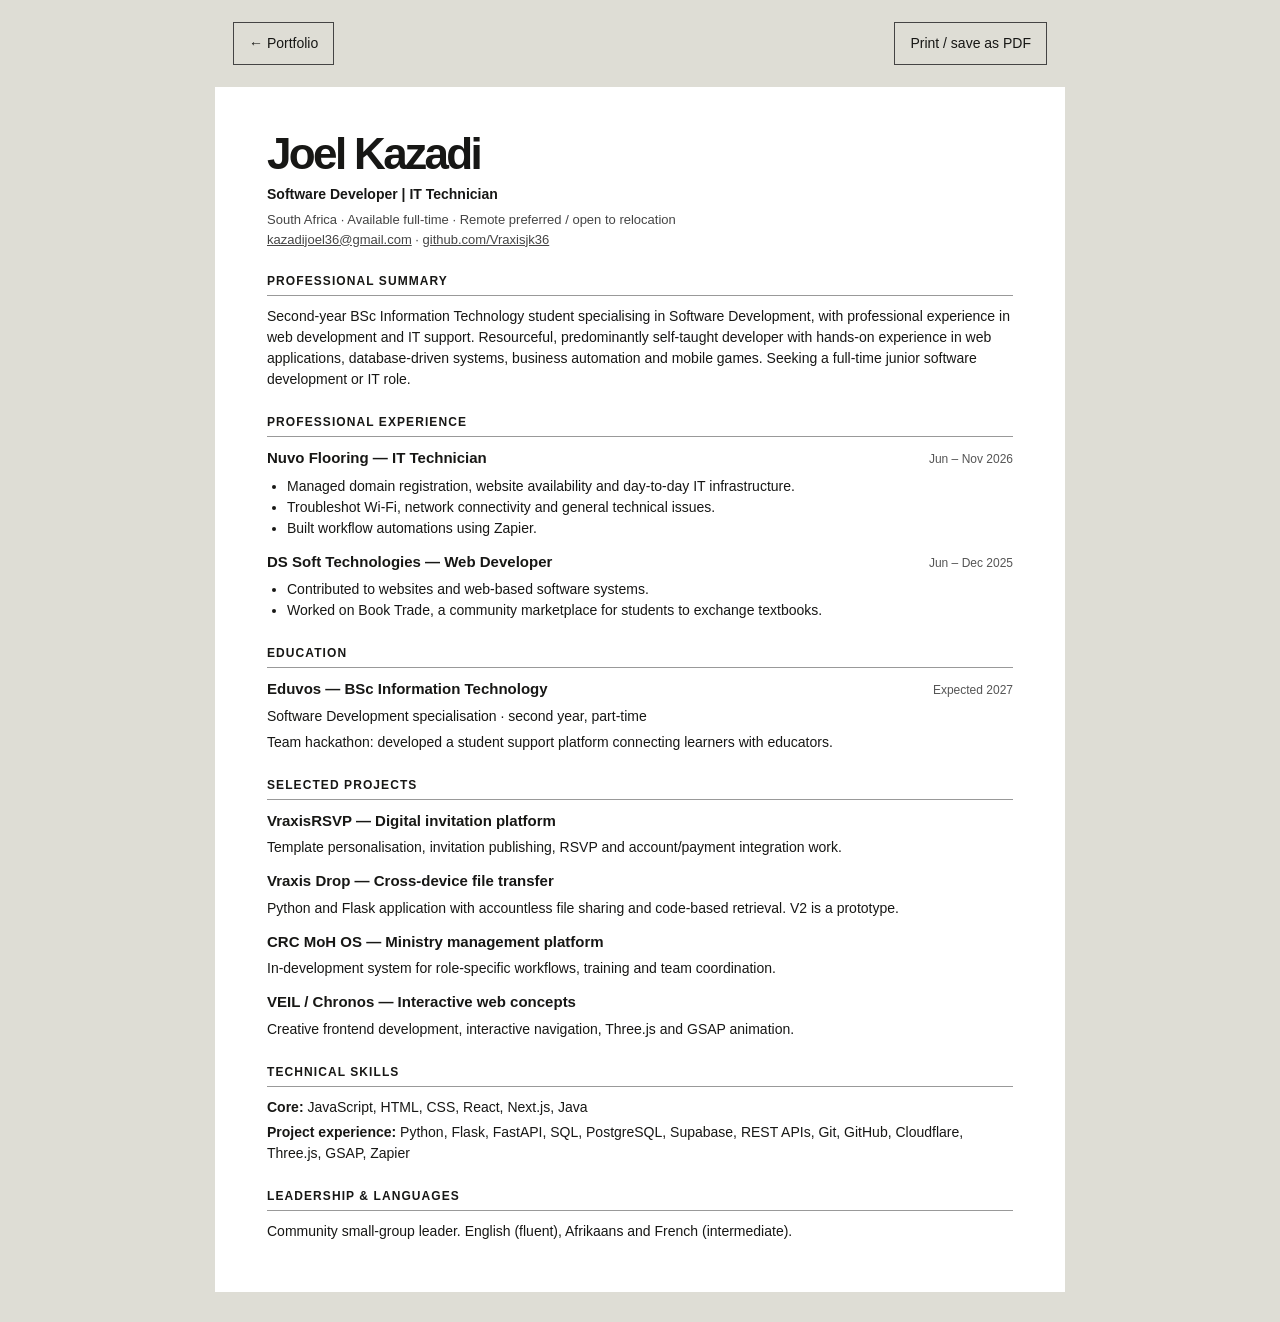
<file: cv.html>
<!doctype html><html lang="en"><head><meta charset="utf-8"><meta name="viewport" content="width=device-width,initial-scale=1"><title>Joel Kazadi — CV</title><style>
*{box-sizing:border-box}body{margin:0;background:#deddd5;color:#171715;font:14px/1.5 Arial,Helvetica,sans-serif}.toolbar{max-width:850px;margin:22px auto;display:flex;justify-content:space-between;padding:0 18px;gap:12px}.toolbar a,.toolbar button{border:1px solid #444;padding:10px 15px;background:transparent;color:inherit;font:inherit;cursor:pointer;text-decoration:none}.sheet{max-width:850px;margin:0 auto 30px;background:#fff;padding:45px 52px}h1{font-size:44px;letter-spacing:-.06em;line-height:1;margin:0 0 8px}h2{font-size:12px;letter-spacing:.09em;text-transform:uppercase;border-bottom:1px solid #999;padding-bottom:5px;margin:23px 0 10px}h3{font-size:15px;margin:0}p{margin:5px 0}ul{margin:6px 0 12px;padding-left:20px}a{color:inherit}.contact{font-size:13px;color:#444}.entry{margin-bottom:12px}.entry-head{display:flex;justify-content:space-between;gap:12px;align-items:baseline}.date{font-size:12px;white-space:nowrap;color:#555}.skills p{margin:4px 0}@media(max-width:560px){.sheet{padding:28px 21px}.entry-head{display:block}h1{font-size:36px}}@media print{@page{size:A4;margin:13mm}body{background:white;font-size:10pt;line-height:1.3}.toolbar{display:none}.sheet{margin:0;padding:0;max-width:none}h1{font-size:27pt}h2{margin-top:12px}h3{font-size:11pt}.entry{break-inside:avoid;margin-bottom:7px}ul{margin:4px 0 7px}a{text-decoration:none}.date{font-size:9pt}}
</style></head><body><div class="toolbar"><a href="index.html">← Portfolio</a><button onclick="window.print()">Print / save as PDF</button></div><main class="sheet"><header><h1>Joel Kazadi</h1><p><strong>Software Developer | IT Technician</strong></p><p class="contact">South Africa · Available full-time · Remote preferred / open to relocation<br><a href="mailto:kazadijoel36@gmail.com">kazadijoel36@gmail.com</a> · <a href="https://github.com/Vraxisjk36">github.com/Vraxisjk36</a></p></header>
<h2>Professional summary</h2><p>Second-year BSc Information Technology student specialising in Software Development, with professional experience in web development and IT support. Resourceful, predominantly self-taught developer with hands-on experience in web applications, database-driven systems, business automation and mobile games. Seeking a full-time junior software development or IT role.</p>
<h2>Professional experience</h2><div class="entry"><div class="entry-head"><h3>Nuvo Flooring — IT Technician</h3><span class="date">Jun – Nov 2026</span></div><ul><li>Managed domain registration, website availability and day-to-day IT infrastructure.</li><li>Troubleshot Wi-Fi, network connectivity and general technical issues.</li><li>Built workflow automations using Zapier.</li></ul></div><div class="entry"><div class="entry-head"><h3>DS Soft Technologies — Web Developer</h3><span class="date">Jun – Dec 2025</span></div><ul><li>Contributed to websites and web-based software systems.</li><li>Worked on Book Trade, a community marketplace for students to exchange textbooks.</li></ul></div>
<h2>Education</h2><div class="entry"><div class="entry-head"><h3>Eduvos — BSc Information Technology</h3><span class="date">Expected 2027</span></div><p>Software Development specialisation · second year, part-time</p><p>Team hackathon: developed a student support platform connecting learners with educators.</p></div>
<h2>Selected projects</h2><div class="entry"><h3>VraxisRSVP — Digital invitation platform</h3><p>Template personalisation, invitation publishing, RSVP and account/payment integration work.</p></div><div class="entry"><h3>Vraxis Drop — Cross-device file transfer</h3><p>Python and Flask application with accountless file sharing and code-based retrieval. V2 is a prototype.</p></div><div class="entry"><h3>CRC MoH OS — Ministry management platform</h3><p>In-development system for role-specific workflows, training and team coordination.</p></div><div class="entry"><h3>VEIL / Chronos — Interactive web concepts</h3><p>Creative frontend development, interactive navigation, Three.js and GSAP animation.</p></div>
<h2>Technical skills</h2><div class="skills"><p><strong>Core:</strong> JavaScript, HTML, CSS, React, Next.js, Java</p><p><strong>Project experience:</strong> Python, Flask, FastAPI, SQL, PostgreSQL, Supabase, REST APIs, Git, GitHub, Cloudflare, Three.js, GSAP, Zapier</p></div>
<h2>Leadership &amp; languages</h2><p>Community small-group leader. English (fluent), Afrikaans and French (intermediate).</p></main></body></html>
</file>
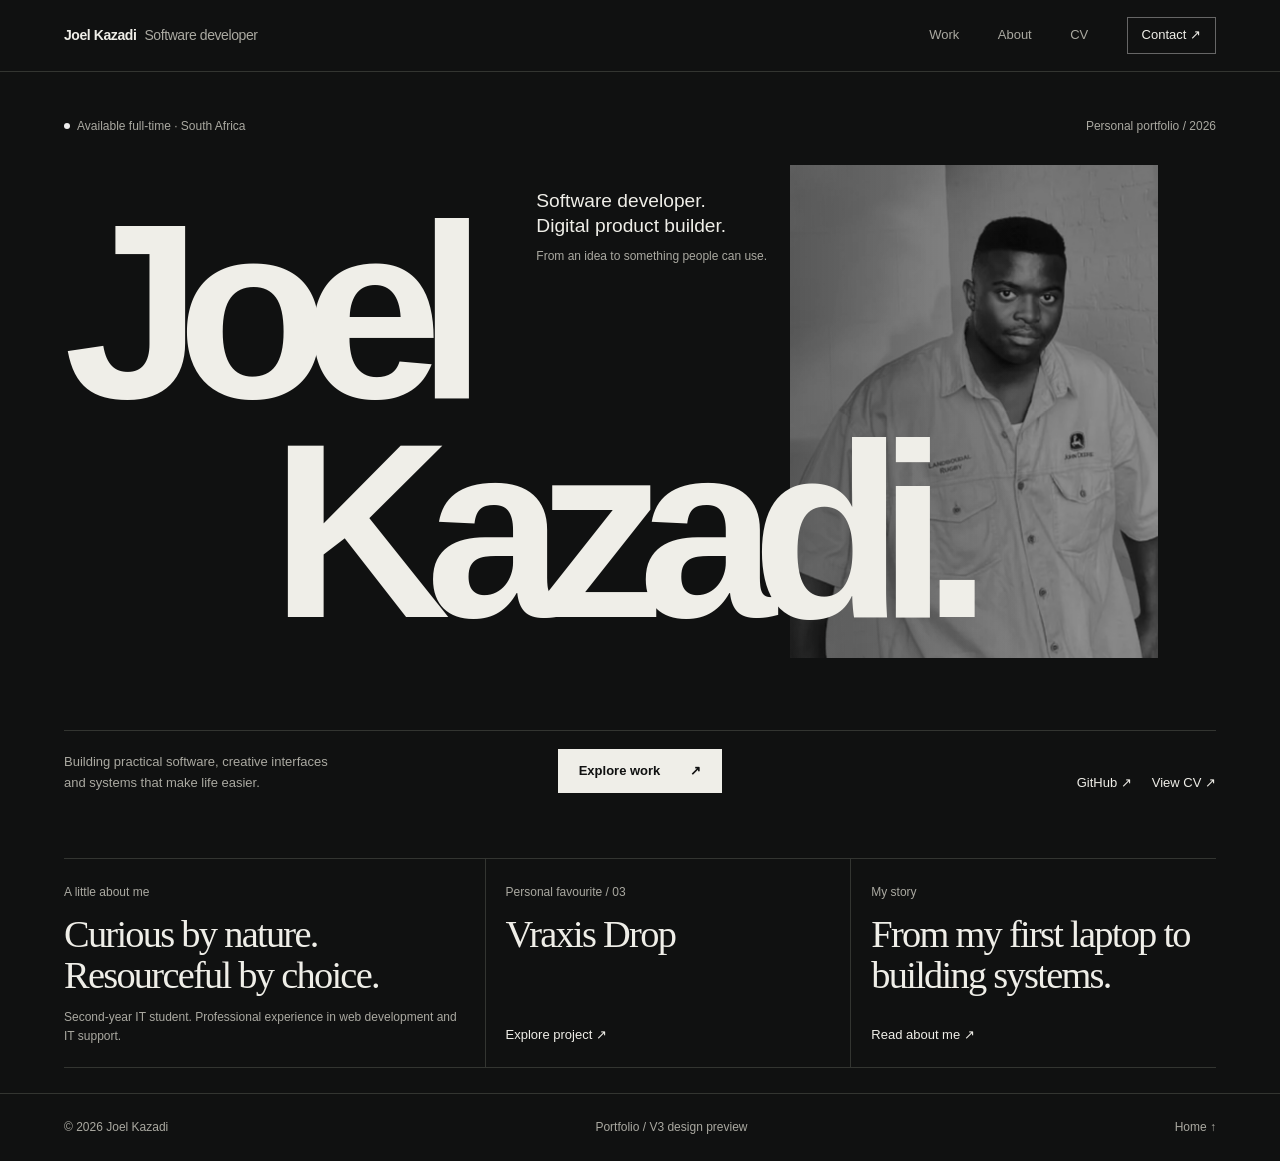
<file: v3.html>
<!doctype html>
<html lang="en"><head><meta charset="utf-8"><meta name="viewport" content="width=device-width,initial-scale=1"><meta name="theme-color" content="#101111"><title>Joel Kazadi — Portfolio / 03</title><meta name="description" content="Software developer, digital product builder. Selected work and experience."><style>
:root{--paper:#e9e7df;--ink:#efeee8;--muted:#aaa9a1;--black:#101111;--line:#333531;--edge:clamp(20px,5vw,90px);--serif:Georgia,'Times New Roman',serif}
*{box-sizing:border-box}body{margin:0;background:var(--black);color:var(--ink);font:15px/1.55 Arial,Helvetica,sans-serif}button,a{color:inherit;font:inherit;-webkit-tap-highlight-color:transparent}a{text-decoration:none}button{cursor:pointer;background:transparent;border:0}button:focus-visible,a:focus-visible{outline:2px solid #fff;outline-offset:5px}p,h1,h2,h3{margin:0}img{display:block;max-width:100%}[hidden]{display:none!important}header{height:72px;display:flex;align-items:center;justify-content:space-between;gap:18px;padding:0 var(--edge);border-bottom:1px solid var(--line);position:relative;z-index:10;background:var(--black)}.identity{font-size:14px;font-weight:650;letter-spacing:-.03em;white-space:nowrap}.identity span{font-weight:400;color:var(--muted);margin-left:8px}nav{display:flex;gap:clamp(13px,3vw,40px);align-items:center}nav a{font-size:13px;color:var(--muted)}nav a[aria-current=page],nav a:hover{color:var(--ink)}.nav-contact{border:1px solid #666;padding:7px 14px;color:var(--ink)}.route{min-height:calc(100svh - 72px)}.route.enter{animation:route-enter .65s cubic-bezier(.2,.8,.2,1) both}@keyframes route-enter{from{opacity:.35;clip-path:inset(7% 0 0)}to{opacity:1;clip-path:inset(0)}}.home{padding:clamp(30px,5vh,65px) var(--edge) 25px}.home-top{display:flex;justify-content:space-between;gap:15px;color:var(--muted);font-size:12px;align-items:center}.available{display:inline-flex;align-items:center;gap:7px}.available:before{content:'';height:6px;width:6px;border-radius:50%;background:#eee}.hero{position:relative;isolation:isolate;min-height:clamp(440px,66vh,740px);display:flex;flex-direction:column;justify-content:center;padding:30px 0}.name{font-size:clamp(110px,19.4vw,310px);font-weight:650;line-height:.76;letter-spacing:-.1em;position:relative;z-index:2;pointer-events:none}.name span{display:block;overflow:hidden;padding:0 .08em .09em 0}.name i{font-style:normal;display:block;animation:line-in 1s .08s cubic-bezier(.2,.8,.2,1) both}.name span:nth-child(2){padding-left:18%;margin-top:8px}.name span:nth-child(2) i{animation-delay:.19s}@keyframes line-in{from{transform:translateY(115%)}to{transform:translateY(0)}}.hero-image{position:absolute;z-index:-1;right:5%;top:5%;width:32%;height:83%;overflow:hidden;background:#282b27}.hero-image img{width:100%;height:100%;object-fit:cover;object-position:50% 35%;filter:grayscale(1) brightness(.63);transform:scale(1.035);animation:photo-in 1.35s cubic-bezier(.15,.7,.2,1) both}@keyframes photo-in{from{clip-path:inset(0 100% 0 0);transform:scale(1.18)}to{clip-path:inset(0);transform:scale(1.035)}}.hero-image:after{content:'';position:absolute;inset:0;background:linear-gradient(90deg,#10111155,transparent 65%)}.hero-role{position:absolute;top:9%;left:41%;width:25%;font-size:clamp(14px,1.5vw,23px);line-height:1.3;z-index:3;max-width:240px}.hero-role span{display:block;font-size:12px;color:var(--muted);margin-top:10px}.home-bottom{display:grid;grid-template-columns:1fr auto 1fr;gap:20px;align-items:end;padding-top:18px;border-top:1px solid var(--line)}.home-bottom p{max-width:280px;color:var(--muted);font-size:13px}.main-cta{background:var(--ink);color:var(--black);padding:12px 21px;display:inline-flex;align-items:center;justify-content:space-between;gap:30px;font-weight:600;font-size:13px}.main-cta:hover{background:#c9c7bf}.home-links{display:flex;justify-content:end;gap:20px;font-size:13px}.home-editorial{margin-top:65px;border-top:1px solid var(--line);display:grid;grid-template-columns:1.15fr 1fr 1fr;gap:0}.home-editorial>div,.home-editorial>a{padding:24px 20px 22px 0;border-bottom:1px solid var(--line);display:flex;flex-direction:column;gap:13px;min-width:0}.home-editorial>a{padding-left:20px;border-left:1px solid var(--line)}.home-editorial h2{font-family:var(--serif);font-size:clamp(24px,3vw,48px);font-weight:400;line-height:1.05;letter-spacing:-.045em}.home-editorial small{font-size:12px;color:var(--muted)}.home-editorial a:hover h2{text-decoration:underline;text-underline-offset:5px}.home-editorial a span{margin-top:auto;font-size:13px}.work{position:relative;padding:30px var(--edge) 65px;overflow:hidden;isolation:isolate}.work:before{content:'';position:absolute;inset:0;z-index:-1;background:radial-gradient(ellipse at 50% 20%,#38393455,transparent 65%)}.work-head{display:flex;align-items:end;justify-content:space-between;gap:20px;margin:15px 0 28px}.work-head h1,.about-title,.contact-title{font-size:clamp(65px,10.5vw,160px);line-height:.91;letter-spacing:-.085em;font-weight:600}.work-head p{font-size:13px;max-width:245px;color:var(--muted)}.work-layout{display:grid;grid-template-columns:minmax(170px,.65fr) minmax(0,2.3fr) minmax(200px,.8fr);gap:clamp(15px,3vw,48px);align-items:start}.project-nav{display:flex;flex-direction:column;gap:0;border-top:1px solid var(--line)}.project-nav button{text-align:left;padding:12px 0;border-bottom:1px solid var(--line);display:flex;gap:12px;align-items:baseline;color:var(--muted);font-size:13px}.project-nav button span{font-size:10px;opacity:.75;flex-shrink:0}.project-nav button[aria-selected=true]{color:#fff;font-weight:600}.project-nav button[aria-selected=true]:after{content:'↗';margin-left:auto}.preview-wrap{position:relative;min-width:0}.project-visual{height:clamp(320px,37vw,620px);background:#1b1d1b;position:relative;overflow:hidden;border:1px solid #42443f}.project-visual.change{animation:work-reveal .6s cubic-bezier(.2,.8,.2,1) both}@keyframes work-reveal{from{clip-path:inset(0 0 0 100%);opacity:.3}to{clip-path:inset(0);opacity:1}}.project-visual img{width:100%;height:100%;object-fit:contain;background:#202620}.project-visual iframe{position:absolute;top:0;left:0;border:0;transform-origin:top left;width:1000px;height:680px;background:#e8e8e8;pointer-events:none}.no-preview{height:100%;display:flex;flex-direction:column;justify-content:center;align-items:center;padding:35px;text-align:center;background:#1a1b19}.no-preview strong{font-size:clamp(48px,7vw,100px);line-height:.95;letter-spacing:-.07em;font-weight:500}.no-preview p{margin-top:18px;color:var(--muted);max-width:230px;font-size:13px}.preview-caption{display:flex;justify-content:space-between;align-items:center;gap:12px;margin-top:12px;color:var(--muted);font-size:11px}.step-controls{display:flex;gap:12px}.step-controls button{border:1px solid #555;width:39px;height:36px;font-size:19px}.step-controls button:hover{background:var(--ink);color:var(--black)}.project-details{padding:0 0 10px;min-width:0}.project-details .number{font-size:11px;color:var(--muted)}.project-details h2{font:400 clamp(34px,4.6vw,65px)/.97 var(--serif);letter-spacing:-.055em;margin:16px 0;overflow-wrap:anywhere}.project-details .description{font-size:14px;line-height:1.65;color:#cdcdc5}.project-details .stack{margin-top:20px;padding-top:13px;border-top:1px solid var(--line);font-size:12px;color:var(--muted)}.project-details .status{font-size:11px;color:var(--muted);margin-top:14px}.project-details .details-actions{display:flex;flex-direction:column;gap:12px;align-items:start;margin-top:23px}.details-actions a,.details-actions button{font-size:13px;border-bottom:1px solid #777;padding:0 0 6px;text-align:left}.details-actions a:hover,.details-actions button:hover{border-color:#fff}.archive{margin-top:60px;border-top:1px solid var(--line);padding-top:16px}.archive h2{font:400 27px var(--serif)}.archive button{display:block;text-align:left;width:100%;border-bottom:1px solid var(--line);padding:15px 0;color:var(--muted)}.archive button:hover{color:var(--ink)}.about{padding:45px var(--edge) 80px;background:var(--paper);color:#161714}.about-title{margin:10px 0 40px}.about-layout{display:grid;grid-template-columns:1fr 1.3fr;gap:8vw;align-items:start}.about-image{position:sticky;top:20px;overflow:hidden}.about-image img{width:100%;height:clamp(330px,47vw,650px);object-fit:cover;filter:grayscale(1)}.about-image figcaption{font-size:12px;color:#64655e;margin-top:9px}.about-image{margin:0}.about-intro{font:400 clamp(28px,4vw,58px)/1.12 var(--serif);letter-spacing:-.045em;max-width:680px}.story{margin-top:35px}.story details{border-top:1px solid #aaa99f;padding:16px 0}.story details:last-child{border-bottom:1px solid #aaa99f}.story summary{cursor:pointer;list-style:none;display:flex;align-items:center;gap:15px;font-size:20px;letter-spacing:-.035em;font-weight:500}.story summary:before{content:'+';font-size:22px;width:18px}.story details[open] summary:before{content:'−'}.story details p{padding:16px 0 5px 33px;max-width:65ch;color:#43463e;font-size:15px}.about-lower{margin-top:80px;display:grid;grid-template-columns:1fr 1.5fr;gap:6vw;border-top:1px solid #aaa99f;padding-top:30px}.about-lower h2{font:400 clamp(34px,5vw,70px)/1 var(--serif);letter-spacing:-.06em}.experience-row{border-bottom:1px solid #aaa99f;padding:15px 0 20px}.experience-row small{color:#63665d;font-size:12px}.experience-row h3{font-size:24px;letter-spacing:-.04em;margin:4px 0}.experience-row p{color:#43463e;font-size:14px}.contact{padding:55px var(--edge);display:flex;flex-direction:column;justify-content:center}.contact-title{max-width:1000px}.contact p{font-size:18px;max-width:460px;color:var(--muted);margin:30px 0}.contact-links{display:flex;flex-wrap:wrap;gap:18px;font-size:15px}.contact-links a{border-bottom:1px solid #777;padding-bottom:5px;overflow-wrap:anywhere}footer{padding:24px var(--edge);border-top:1px solid var(--line);display:flex;justify-content:space-between;font-size:12px;color:var(--muted)}dialog{padding:0;margin:0 0 0 auto;max-width:100%;width:min(730px,100%);height:100dvh;max-height:100dvh;border:0;background:var(--paper);color:#171815;overflow:auto}dialog::backdrop{background:#000b;backdrop-filter:blur(7px)}dialog[open]{animation:drawer .45s cubic-bezier(.2,.8,.2,1)}@keyframes drawer{from{transform:translateX(100%)}to{transform:translateX(0)}}.case{padding:25px clamp(20px,5vw,60px) 60px}.case-top{display:flex;justify-content:space-between;border-bottom:1px solid #aaa;padding:10px 0 18px}.case-top button{border:1px solid #aaa;padding:5px 14px}.case h2{font:400 clamp(48px,8vw,94px)/.95 var(--serif);letter-spacing:-.065em;margin:30px 0 15px}.case .status{font-size:12px;color:#64655e}.case .lead{font-size:21px;line-height:1.3;margin:20px 0 30px}.case section{border-top:1px solid #aaa;padding:20px 0}.case section h3{font-size:13px;margin-bottom:8px}.case section p,.case section li{font-size:15px;color:#40423c}.case section ul{padding-left:20px}.case a{display:inline-block;padding-bottom:4px;border-bottom:1px solid #666;margin:10px 15px 10px 0;font-size:13px}
@media(max-width:1000px){.work-layout{grid-template-columns:minmax(130px,.6fr) minmax(0,1.5fr)}.project-details{grid-column:2}.project-details h2{margin-top:10px}.project-details .details-actions{flex-direction:row;flex-wrap:wrap}.project-visual{height:clamp(300px,44vw,500px)}.hero-role{left:44%;top:5%}}
@media(max-width:650px){header{height:56px;gap:10px}.identity{font-size:13px}.identity span{display:none}nav{gap:17px}nav a{font-size:12px}.nav-contact{padding:5px 8px}.route{min-height:calc(100svh - 56px)}.home{padding-top:22px}.home-top{font-size:11px}.home-top>span:last-child{display:none}.hero{min-height:0;height:clamp(410px,65svh,610px);padding:0;justify-content:end;margin:16px 0 22px}.hero-image{inset:0;width:100%;height:100%;z-index:-1}.hero-image img{object-position:50% 34%;filter:grayscale(1) brightness(.76)}.hero-image:after{background:linear-gradient(0deg,#0b0c0bd9,transparent 62%),linear-gradient(90deg,#10111133,transparent)}.name{font-size:clamp(85px,23vw,150px);line-height:.76;margin:0 10px 23px;letter-spacing:-.09em}.name span:nth-child(2){padding-left:0;margin-top:4px}.hero-role{position:relative;left:auto;top:auto;width:auto;max-width:100%;padding:0 13px 19px;font-size:14px}.hero-role span{display:none}.home-bottom{grid-template-columns:1fr auto;gap:12px;align-items:start}.home-bottom p{font-size:12px}.main-cta{padding:10px 13px;gap:12px;font-size:12px;white-space:nowrap}.home-links{grid-column:1/-1;justify-content:start;font-size:12px}.home-editorial{grid-template-columns:1fr 1fr;margin-top:35px}.home-editorial>div{grid-column:1/-1}.home-editorial>a{padding-left:0}.home-editorial>a:last-child{padding-left:14px}.home-editorial h2{font-size:27px}.work{padding-top:25px}.work-head{display:block;margin:10px 0 20px}.work-head h1{font-size:clamp(58px,14vw,92px)}.work-head p{margin-top:12px;max-width:100%}.work-layout{display:flex;flex-direction:column;gap:20px;align-items:stretch}.project-nav{flex-direction:row;overflow:auto;scrollbar-width:none;gap:16px;margin:0 calc(-1*var(--edge));padding:0 var(--edge);border-top:0}.project-nav button{white-space:nowrap;padding:10px 0;gap:5px;font-size:12px}.project-nav button[aria-selected=true]{border-bottom-color:#eee}.project-nav button[aria-selected=true]:after{display:none}.project-visual{height:clamp(260px,79vw,420px)}.project-details h2{font-size:46px;margin:9px 0}.project-details .description{font-size:14px}.project-details .details-actions{margin-top:16px}.archive{margin-top:35px}.about{padding-top:25px}.about-title{font-size:clamp(60px,15vw,100px);margin-bottom:24px}.about-layout{display:flex;flex-direction:column;gap:25px}.about-image{position:static;display:grid;grid-template-columns:1.15fr .85fr;gap:13px;align-items:end;width:100%}.about-image img{height:235px;object-position:center}.about-intro{font-size:34px}.story{margin-top:24px}.story summary{font-size:18px}.story details p{font-size:14px}.about-lower{grid-template-columns:1fr;gap:18px;margin-top:45px}.contact{padding-top:40px}.contact-title{font-size:clamp(65px,15vw,95px)}.contact p{font-size:16px}.contact-links{flex-direction:column;align-items:start;font-size:14px}footer{font-size:10px;gap:10px}}
@media(prefers-reduced-motion:reduce){*,*:before,*:after{animation:none!important;transition:none!important;scroll-behavior:auto!important}}
</style></head><body>
<header><a href="#home" class="identity">Joel Kazadi<span>Software developer</span></a><nav aria-label="Main navigation"><a href="#work">Work</a><a href="#about">About</a><a href="cv.html">CV</a><a href="#contact" class="nav-contact">Contact ↗</a></nav></header>
<main><section id="home" class="route home"><div class="home-top"><span class="available">Available full-time · South Africa</span><span>Personal portfolio / 2026</span></div><div class="hero"><div class="hero-image"><img src="assets/portrait.jpg" alt="Joel Kazadi"></div><h1 class="name"><span><i>Joel</i></span><span><i>Kazadi.</i></span></h1><p class="hero-role">Software developer.<br>Digital product builder.<span>From an idea to something people can use.</span></p></div><div class="home-bottom"><p>Building practical software, creative interfaces and systems that make life easier.</p><a class="main-cta" href="#work">Explore work <span>↗</span></a><div class="home-links"><a href="https://github.com/Vraxisjk36">GitHub ↗</a><a href="cv.html">View CV ↗</a></div></div><div class="home-editorial"><div><small>A little about me</small><h2>Curious by nature.<br>Resourceful by choice.</h2><small>Second-year IT student. Professional experience in web development and IT support.</small></div><a href="#work/drop"><small>Personal favourite / 03</small><h2>Vraxis Drop</h2><span>Explore project ↗</span></a><a href="#about"><small>My story</small><h2>From my first laptop to building systems.</h2><span>Read about me ↗</span></a></div></section>
<section id="work" class="route work" hidden><div class="work-head"><h1>Selected work.</h1><p>Seven featured projects. Software, systems and creative development. Select a project to explore.</p></div><div class="work-layout"><div class="project-nav" id="project-nav" role="tablist" aria-label="Featured projects"></div><div class="preview-wrap"><div class="project-visual" id="visual" role="tabpanel" aria-label="Project preview"></div><div class="preview-caption"><span id="preview-note"></span><div class="step-controls"><button id="prev" aria-label="Previous project">←</button><button id="next" aria-label="Next project">→</button></div></div></div><div class="project-details" id="project-details" aria-live="polite"></div></div><div class="archive"><h2>Other explorations</h2><button data-case="continuance">08 &nbsp; Continuance ↗</button><button data-case="aether">09 &nbsp; Aether Engine ↗</button><button data-case="cedar">10 &nbsp; Cedar &amp; Flame ↗</button></div></section>
<section id="about" class="route about" hidden><h1 class="about-title">The person<br>behind the work.</h1><div class="about-layout"><figure class="about-image"><img src="assets/portrait.jpg" alt="Portrait of Joel Kazadi"><figcaption>Joel Kazadi<br>Software developer · South Africa</figcaption></figure><div><p class="about-intro">I didn't grow up with a laptop. Getting my first one changed everything.</p><div class="story"><details open><summary>01 / Where I started</summary><p>Born in the Democratic Republic of the Congo and raised in Kimberley, South Africa. I was fascinated by technology long before I had a computer. Towards the end of Grade 11, I finally got my first laptop.</p></details><details><summary>02 / The first thing I built</summary><p>In Grade 12 I built an NSC marks calculator that used actual assessment weightings to help matric students work out their results. I wanted to prove I could build software. What stuck with me was that something I made could make life easier.</p></details><details><summary>03 / Learning by doing</summary><p>I'm 20, currently in my second year of a BSc IT at Eduvos, specialising in Software Development. I study part-time and expect to graduate in 2027. Most of my practical knowledge is self-taught. I also collaborated on a student support platform at a university hackathon.</p></details><details><summary>04 / How I work</summary><p>I'm a creative problem solver and quick learner. I research, use AI to plan and explore alternatives, then build and refine. I enjoy pressure, complex challenges and working out problems from different angles.</p></details><details><summary>05 / Beyond technology</summary><p>I love watching and playing sports and serve as a small-group leader in my community. My favourite personal project is Vraxis Drop because I use it myself. When the going gets tough, the tough get going.</p></details></div></div></div><div class="about-lower"><h2>Experience.</h2><div><article class="experience-row"><small>June – November 2026</small><h3>Nuvo Flooring</h3><p>IT Technician. Website availability, domain registration, connectivity troubleshooting and workflow automation with Zapier.</p></article><article class="experience-row"><small>June – December 2025</small><h3>DS Soft Technologies</h3><p>Web Developer. Contributed to websites and systems including Book Trade, a student textbook exchange marketplace.</p></article><article class="experience-row"><small>Expected graduation 2027</small><h3>Eduvos</h3><p>BSc Information Technology, Software Development. Second year, part-time.</p></article></div></div><div class="about-lower"><h2>Technical toolkit.</h2><div><article class="experience-row"><h3>Core development</h3><p>JavaScript, HTML, CSS, React, Next.js, Java.</p></article><article class="experience-row"><h3>Project experience</h3><p>Python, Flask, FastAPI, SQL, PostgreSQL, Supabase, REST APIs, SQLAlchemy, Git, Cloudflare, Three.js, GSAP, Android.</p></article><article class="experience-row"><h3>IT &amp; automation</h3><p>DNS, domain management, hosting, Zapier and technical support.</p></article></div></div></section>
<section id="contact" class="route contact" hidden><h1 class="contact-title">Let's build something.</h1><p>Available for full-time software development and IT roles. Remote preferred, open to relocation. Interested in ambitious teams and complex software.</p><div class="contact-links"><a href="mailto:kazadijoel36@gmail.com">kazadijoel36@gmail.com ↗</a><a href="https://github.com/Vraxisjk36">GitHub ↗</a><a href="cv.html">View / print CV ↗</a></div></section></main>
<footer><span>© 2026 Joel Kazadi</span><span>Portfolio / V3 design preview</span><a href="#home">Home ↑</a></footer>
<dialog id="case-dialog" aria-labelledby="case-title"><div class="case"><div class="case-top"><span>Project case study</span><button id="close-case">Close ×</button></div><div id="case-content"></div></div></dialog>
<script>
const data={
rsvp:{n:'01',title:'VraxisRSVP',status:'Commercial product · current deployment needs verification',lead:'A digital invitation platform that lets people create and personalise event invitations without writing code.',problem:'Event hosts need an easier way to produce an attractive invitation, share event details and collect responses.',features:['Template catalogue and invitation previews','Personalisation and editable event content','Account and payment integration work','RSVP and publishing workflows'],stack:'HTML, CSS, JavaScript · Supabase · Cloudflare · Lemon Squeezy',engineering:'A key challenge is preserving distinct template structures while allowing shared editing controls to update the actual invitation. The product also requires careful coordination between publishing, authentication and payment state.',limits:'The public URL and latest end-to-end flows need a fresh verification. The repository README documents an older studio version.',links:[['Product website','https://vraxisrsvp.online'],['Source repository','https://github.com/Vraxisjk36/Vraxisrsvp']]},
crc:{n:'02',title:'CRC MoH OS',status:'Internal system · in development',lead:'A ministry operations and training platform designed around different responsibilities across campuses.',problem:'Teams need a consistent way to coordinate serving duties, training and leadership workflows without exposing information beyond each person’s role.',features:['Role-specific interfaces and permissions','Training academy and progression','Team allocation workflows','Campus-aware administration'],stack:'JavaScript · Supabase · PostgreSQL · Role-based access control',engineering:'The engineering focus is separating responsibilities and enforcing permissions in the data layer rather than relying only on hidden buttons.',limits:'This project is described at a high level only. Internal data, screenshots, private source and operational details are intentionally withheld. No public demo until permission and sanitisation.',links:[]},
drop:{n:'03',title:'Vraxis Drop',status:'Personal favourite · original product and V2 prototype',lead:'A simpler way to move files and text between devices without creating an account.',problem:'Sending a file to another device often means emailing yourself, signing into another service or dealing with complicated pairing.',features:['PIN or pickup-code transfers','Original QR pairing workflow','Temporary file and text drops','V2 expiry and single-use pickup logic'],stack:'Python · Flask · SQLAlchemy (original) · SQLite (V2)',engineering:'The V2 prototype uses random pickup codes, hashed code storage, expiry and a transactional one-time retrieval flow. The interface aims to keep the transfer process as short as possible.',limits:'The V2 README explicitly labels it an early prototype requiring rate limiting, persistent storage and security review before public deployment. Original live demo not yet verified.',links:[['Original repository','https://github.com/Vraxisjk36/vraxis-'],['V2 repository','https://github.com/Vraxisjk36/VraxisDrop2']]},
veil:{n:'04',title:'VEIL',status:'Creative concept · frontend prototype',lead:'An immersive hospitality experience built around architectural storytelling and deliberate interaction.',problem:'Explore how a digital experience can communicate the atmosphere of a fictional architectural retreat rather than simply listing rooms.',features:['Custom navigation and transitions','Draggable accommodation gallery','Interactive SVG floor plan with keyboard and touch controls','Multi-step concierge inquiry and dynamically composed text','Mobile device-orientation ambient lighting'],stack:'HTML · CSS · JavaScript · SVG',engineering:'The frontend combines custom view navigation, stateful enquiry composition and multiple input modes to create a cohesive experience without a large application framework.',limits:'The concierge submission is simulated; no actual enquiry is transmitted. The retreat is fictional. Mobile and accessibility testing remain.',links:[['Explore concept demo','demos/veil.html'],['Source repository','https://github.com/Vraxisjk36/veil']]},
persona:{n:'05',title:'PersonaOS',status:'SaaS prototype · AI layer unfinished',lead:'A writing workspace designed to preserve an individual’s voice rather than produce generic text.',problem:'Writing assistants often erase personal style. This concept stores a calibrated profile to guide future rewriting.',features:['Anonymous word-limited trials','Account registration and trial migration','Five-axis writing profile and feedback tracking','Usage accounting and billing webhook infrastructure','Profile export and draft storage'],stack:'Python · FastAPI · SQLAlchemy · SQLite · JavaScript',engineering:'The backend separates anonymous sessions, profiles, drafts and usage balances, allowing users to migrate their preferences into a registered account without repeating onboarding.',limits:'The actual model call remains a mock rewrite. Live checkout, production database migration, rate limiting and security hardening are unfinished.',links:[['Source repository','https://github.com/Vraxisjk36/persona-']]},
chronos:{n:'06',title:'Chronos Resort',status:'Creative hospitality concept',lead:'A fictional luxury resort experience exploring three-dimensional motion and interactive booking.',problem:'Explore whether an editorial, cinematic presentation can coexist with a practical booking interface.',features:['Three.js particle environment and WebGL rendering','GSAP timelines and scroll-driven parallax','Custom pointer interactions','Suite selection, guest limits and date-based price calculations'],stack:'HTML · CSS · JavaScript · Three.js · GSAP · WebGL',engineering:'The booking interface recalculates costs from suite selection and stay length while a separate rendering loop handles the immersive visual layer.',limits:'Booking submission is simulated. All resort details, accolades and testimonials are concept content, not real endorsements. No live reservation backend.',links:[['Explore concept demo','demos/chronos.html'],['Source repository','https://github.com/Vraxisjk36/chronos']]},
kickoff:{n:'07',title:'Kickoff Star',status:'Android game · release reported by developer',lead:'A football career simulation focused on player choices and progression.',problem:'Create a football experience centred on building a career rather than simply controlling a match.',features:['Career progression and choices','Different career paths','Multilingual support and monetisation work','Android application packaging'],stack:'Web technologies · Android · Game logic',engineering:'A web-based game architecture explores managing progression, persistent state and branching player experiences without relying on a traditional game engine.',limits:'The current Play Store listing and the release repository need verification before displaying a store link or usage metrics.',links:[['Development repository','https://github.com/Vraxisjk36/kickoff-star']]},
continuance:{n:'08',title:'Continuance',status:'Interactive software · release details unverified',lead:'A narrative-driven psychological puzzle RPG built around twelve trials.',problem:'Explore how rules, narrative and interactive challenges can create tension and meaningful progression.',features:['Puzzle trials','Narrative progression','Custom interaction design'],stack:'Web technologies · Android',engineering:'The project explores sequencing challenges and designing distinct mechanics for each trial.',limits:'Release and current build status need verification.',links:[['Source repository','https://github.com/Vraxisjk36/Continuance']]},
aether:{n:'09',title:'Aether Engine',status:'Prototype',lead:'A browser-facing utility for converting and processing documents and images.',problem:'Make simple file transformations accessible through one interface.',features:['PDF merging','PNG and JPG conversion','Basic image compression','In-memory outputs'],stack:'Python · Flask · Pillow · PyPDF2',engineering:'The backend receives uploaded files and generates downloadable results using dedicated file-processing libraries.',limits:'Some conversion routes are unfinished. Processing is server-side in the inspected code, so the original local-only privacy claim is inaccurate. Needs upload security review.',links:[['Source repository','https://github.com/Vraxisjk36/Aether-Engine']]},
cedar:{n:'10',title:'Cedar & Flame',status:'Restaurant concept',lead:'An editorial restaurant website exploring food photography, clear menus and responsive layouts.',problem:'Present a fictional restaurant’s menu and atmosphere in a clean mobile-friendly experience.',features:['Responsive layout','Menu and prices','Editorial photography sections','Reservation call-to-action concept'],stack:'HTML · CSS',engineering:'A responsive CSS grid adapts the editorial layout for smaller screens.',limits:'The restaurant is fictional and the WhatsApp booking link is a placeholder.',links:[['Explore concept demo','demos/ceder.html'],['Source repository','https://github.com/Vraxisjk36/ceder']]}
};

const keys=['rsvp','crc','drop','veil','persona','chronos','kickoff'];const $=s=>document.querySelector(s);const reduced=matchMedia('(prefers-reduced-motion: reduce)').matches;
const visual=$('#visual'),details=$('#project-details'),nav=$('#project-nav'),dialog=$('#case-dialog');let current=0,previousFocus=null,swipeX=0,swipeY=0;
const previews={rsvp:{image:'https://raw.githubusercontent.com/Vraxisjk36/Vraxisrsvp/main/assets/covers/017.webp',note:'Original invitation template cover from the project repository',url:'https://vraxisrsvp.online',label:'Visit product'},drop:{src:'demos/drop-interface.html',note:'Original interface · read-only source preview',url:'demos/drop-interface.html',label:'Explore interface'},veil:{src:'demos/veil.html',note:'Actual concept website · fictional property',url:'demos/veil.html',label:'Explore concept'},persona:{src:'demos/persona-interface.html',note:'Source-based interface · AI generation unavailable',url:'demos/persona-interface.html',label:'Explore interface'},chronos:{src:'demos/chronos.html',note:'Actual concept website · simulated booking',url:'demos/chronos.html',label:'Explore concept'}};
function el(tag,cls,t){const e=document.createElement(tag);if(cls)e.className=cls;if(t)e.textContent=t;return e}function link(label,url){const a=el('a','',label+' ↗');a.href=url;a.target='_blank';a.rel='noopener noreferrer';return a}
keys.forEach((k,i)=>{const b=el('button','');b.id='project-tab-'+k;b.setAttribute('role','tab');b.setAttribute('aria-selected','false');b.append(el('span','',data[k].n),document.createTextNode(data[k].title));b.onclick=()=>location.hash='work/'+k;b.onkeydown=e=>{if(['ArrowLeft','ArrowRight','ArrowUp','ArrowDown','Home','End'].includes(e.key)){e.preventDefault();let n=e.key==='Home'?0:e.key==='End'?keys.length-1:(i+(e.key==='ArrowLeft'||e.key==='ArrowUp'?-1:1)+keys.length)%keys.length;location.hash='work/'+keys[n];nav.children[n].focus()}};nav.append(b)});
function fit(){const frame=visual.querySelector('iframe');if(!frame)return;const mobile=innerWidth<650,base=mobile?440:1000;frame.style.width=base+'px';const scale=visual.clientWidth/base;frame.style.height=(visual.clientHeight/scale)+'px';frame.style.transform='scale('+scale+')'}
function showProject(key){current=Math.max(0,keys.indexOf(key));key=keys[current];const p=data[key],v=previews[key];[...nav.children].forEach((b,i)=>{b.setAttribute('aria-selected',String(i===current));b.tabIndex=i===current?0:-1});const selected=nav.children[current];if(innerWidth<650)nav.scrollTo({left:selected.offsetLeft-nav.offsetLeft-20,behavior:reduced?'auto':'smooth'});visual.setAttribute('aria-labelledby',selected.id);visual.replaceChildren();visual.classList.remove('change');void visual.offsetWidth;visual.classList.add('change');if(v?.image){const img=el('img');img.src=v.image;img.alt=p.title+' original invitation cover';img.onerror=()=>{visual.replaceChildren(el('div','no-preview','Preview unavailable — open the product link.'))};visual.append(img)}else if(v?.src){const frame=el('iframe');frame.src=v.src;frame.title=p.title+' interface preview';frame.setAttribute('sandbox','allow-scripts');frame.setAttribute('tabindex','-1');visual.append(frame);fit()}else{const placeholder=el('div','no-preview');placeholder.append(el('strong','',p.title),el('p','',key==='crc'?'Internal project — visuals withheld for privacy.':'Game screenshots and release link pending verification.'));visual.append(placeholder)}$('#preview-note').textContent=v?.note||'No verified public visual available';details.replaceChildren(el('span','number',p.n+' / 07'),el('h2','',p.title),el('p','description',p.lead),el('p','stack',p.stack),el('p','status',p.status));const actions=el('div','details-actions'),b=el('button','','View case study ↗');b.onclick=()=>openCase(key,b);actions.append(b);if(v?.url)actions.append(link(v.label,v.url));details.append(actions)}
function go(delta){location.hash='work/'+keys[(current+delta+keys.length)%keys.length]}
$('#prev').onclick=()=>go(-1);$('#next').onclick=()=>go(1);visual.addEventListener('touchstart',e=>{swipeX=e.changedTouches[0].clientX;swipeY=e.changedTouches[0].clientY},{passive:true});visual.addEventListener('touchend',e=>{const dx=e.changedTouches[0].clientX-swipeX,dy=e.changedTouches[0].clientY-swipeY;if(Math.abs(dx)>65&&Math.abs(dx)>Math.abs(dy)*1.5)go(dx<0?1:-1)},{passive:true});window.addEventListener('resize',fit);
function route(){const [requested,key]=(location.hash.slice(1)||'home').split('/');const page=['home','work','about','contact'].includes(requested)?requested:'home';const target=document.getElementById(page),changed=target.hidden;document.querySelectorAll('.route').forEach(s=>s.hidden=s!==target);document.querySelectorAll('header nav a[href^="#"]').forEach(a=>{if(a.getAttribute('href')==='#'+page)a.setAttribute('aria-current','page');else a.removeAttribute('aria-current')});if(changed){target.classList.remove('enter');void target.offsetWidth;target.classList.add('enter');window.scrollTo(0,0)}if(page==='work'){showProject(keys.includes(key)?key:keys[0])}}
window.addEventListener('hashchange',route);route();
function openCase(key,trigger){const p=data[key];if(!p)return;previousFocus=trigger;const root=$('#case-content'),title=el('h2','',p.title);title.id='case-title';root.replaceChildren(title,el('p','status',p.status),el('p','lead',p.lead));for(const [heading,content] of [['The problem',p.problem],['What the project contains',p.features],['Technology',p.stack],['Engineering focus',p.engineering],['Status and limitations',p.limits]]){const section=el('section');section.append(el('h3','',heading));if(Array.isArray(content)){const ul=el('ul');content.forEach(x=>ul.append(el('li','',x)));section.append(ul)}else section.append(el('p','',content));root.append(section)}p.links.forEach(([label,url])=>root.append(link(label,url)));dialog.showModal();document.body.style.overflow='hidden';dialog.scrollTop=0;$('#close-case').focus()}
document.querySelectorAll('[data-case]').forEach(b=>b.onclick=()=>openCase(b.dataset.case,b));$('#close-case').onclick=()=>dialog.close();dialog.addEventListener('close',()=>{document.body.style.overflow='';previousFocus?.focus()});
</script></body></html>
</file>
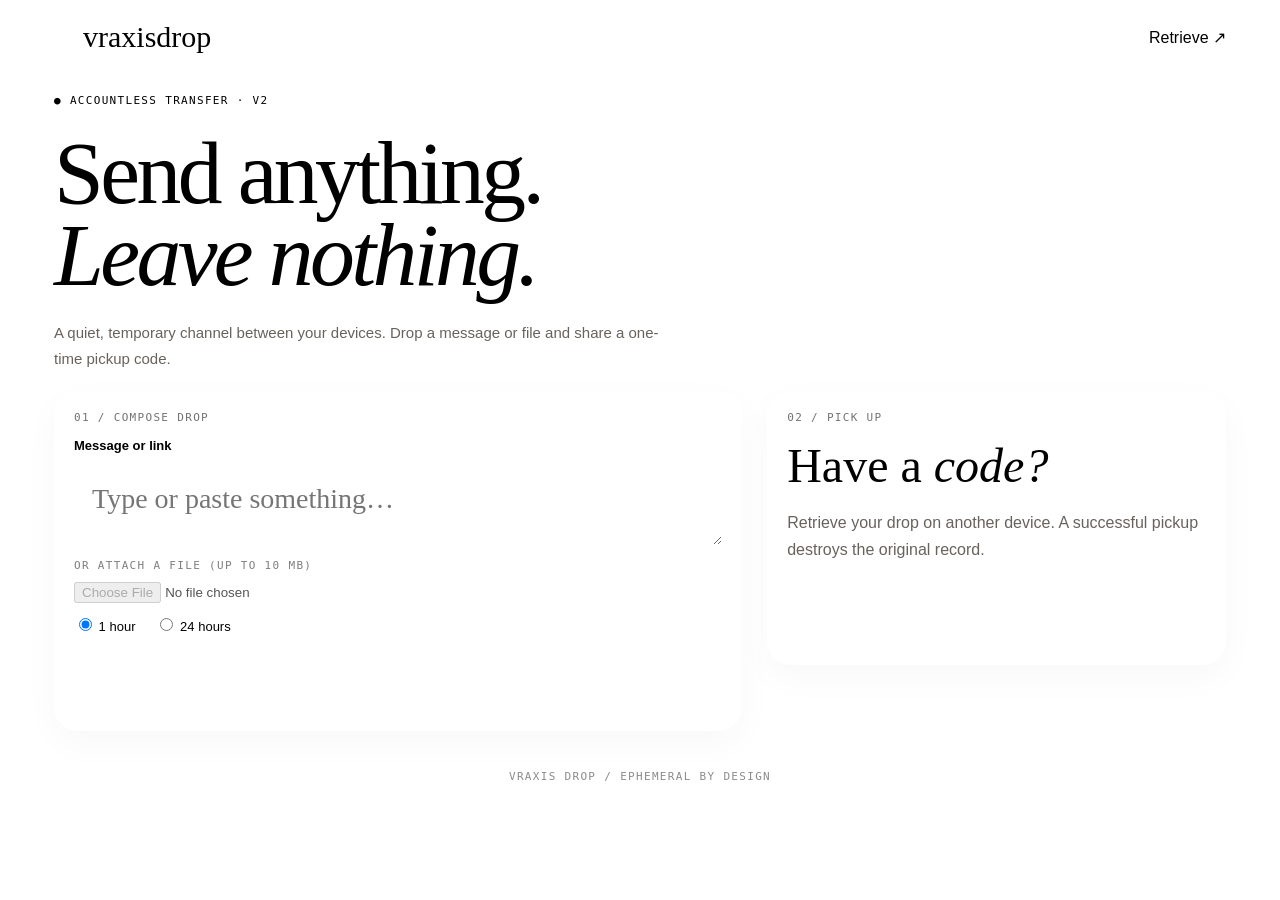
<file: demos/drop-v2-preview.html>
<!doctype html><html lang="en"><head><meta charset="utf-8"><meta name="viewport" content="width=device-width,initial-scale=1"><title>Vraxis Drop — Send anything. Leave nothing.</title><style>1&family=Inter:wght@400;500;600;700&family=Geist+Mono&display=swap');
:root{--paper:#f9f5eb;--ink:#211c19;--ember:#bd362a;--border:#211c1920}*{box-sizing:border-box}body{margin:0;background:var(--paper);color:var(--ink);font-family:Inter,sans-serif}nav{max-width:1220px;margin:auto;padding:32px 24px;display:flex;justify-content:space-between;align-items:center}a{color:inherit;text-decoration:none}.brand{font:30px 'Instrument Serif',serif;display:flex;align-items:center;gap:12px}.dot{height:17px;width:17px;border-radius:50%;background:var(--ember)}main{max-width:1220px;margin:auto;padding:75px 24px 110px}.eyebrow,.small,.or,footer{font:11px 'Geist Mono',monospace;letter-spacing:.12em}.eyebrow{color:var(--ember)}h1{font:clamp(64px,9vw,124px)/.91 'Instrument Serif',serif;letter-spacing:-.04em;margin:25px 0}em{color:var(--ember);font-weight:400}.intro{max-width:620px;color:#68625d;font-size:18px;line-height:1.7;margin-bottom:55px}.layout{display:grid;grid-template-columns:1.5fr 1fr;gap:25px;align-items:start}.surface{background:white;border:1px solid var(--border);border-radius:24px;padding:35px;box-shadow:0 12px 36px #251d1308}.small{opacity:.55;margin-bottom:30px}label{display:block;font-size:13px;font-weight:600;margin-bottom:12px}textarea,input[type=text],input:not([type]){width:100%;border:1px solid var(--border);border-radius:14px;padding:18px;font:18px Inter;outline-color:var(--ember)}textarea{height:190px;resize:vertical;font:28px 'Instrument Serif',serif}.or{margin:25px 0 15px;opacity:.5}input[type=file]{max-width:100%}.expiry{display:flex;gap:20px;margin:28px 0}.expiry label{font-weight:400}button,.secondary{border:0;background:var(--ink);color:white;border-radius:14px;padding:18px 24px;font:600 14px Inter;cursor:pointer;display:inline-block;transition:transform .2s,box-shadow .2s}button:hover,.secondary:hover{transform:translateY(-2px);box-shadow:0 10px 22px #0002}form button{width:100%}h2{font:48px 'Instrument Serif',serif;margin:12px 0}aside p,.pickup p{line-height:1.7;color:#68625d;margin-bottom:30px}.center{text-align:center;max-width:760px}.pickup{max-width:570px;margin:40px auto;text-align:left}.pickup input{width:100%;margin-bottom:20px}.bigcode{font:clamp(40px,8vw,75px) 'Instrument Serif',serif;letter-spacing:.08em;margin:20px 0}pre{white-space:pre-wrap;overflow-wrap:anywhere;font:18px/1.6 Inter}footer{text-align:center;padding:35px;opacity:.45;border-top:1px solid var(--border)}@media(max-width:760px){main{padding-top:45px}.layout{grid-template-columns:1fr}h1{font-size:clamp(60px,12vw,85px)}.surface{padding:25px}input,textarea{font-size:16px}nav{padding:22px}}body{font-family:Arial,sans-serif}nav{padding-top:20px;padding-bottom:20px}main{padding-top:20px;padding-bottom:25px}h1{font-family:Georgia,serif;font-size:clamp(45px,7vw,90px)}.intro{margin-bottom:20px;font-size:15px}.surface{padding:20px}.small{margin-bottom:14px}textarea{height:80px;font-family:Georgia,serif}.or{margin:10px 0}.expiry{margin:12px 0}aside h2{font-family:Georgia,serif}footer{padding:14px}</style></head><body><nav><a class="brand" href="#"><span class="dot"></span>vraxisdrop</a><a href="#">Retrieve ↗</a></nav><main><div class="eyebrow">● ACCOUNTLESS TRANSFER · V2</div><h1>Send anything.<br><em>Leave nothing.</em></h1><p class="intro">A quiet, temporary channel between your devices. Drop a message or file and share a one-time pickup code.</p><div class="layout"><form class="surface" action="#" method="post" enctype="multipart/form-data"><div class="small">01 / COMPOSE DROP</div><label for="content">Message or link</label><textarea id="content" name="content" placeholder="Type or paste something…"></textarea><div class="or">OR ATTACH A FILE (UP TO 10 MB)</div><input type="file" name="file" disabled><div class="expiry"><label><input type="radio" name="expiry" value="1h" checked> 1 hour</label><label><input type="radio" name="expiry" value="24h"> 24 hours</label></div><button type="button" disabled>Release drop ↗</button></form><aside class="surface"><div class="small">02 / PICK UP</div><h2>Have a <em>code?</em></h2><p>Retrieve your drop on another device. A successful pickup destroys the original record.</p><a class="secondary" href="#">Retrieve a drop →</a></aside></div></main><footer>VRAXIS DROP / EPHEMERAL BY DESIGN</footer><script>document.addEventListener("submit",e=>e.preventDefault());document.addEventListener("click",e=>{if(e.target.closest("a"))e.preventDefault()});</script></body></html>
</file>
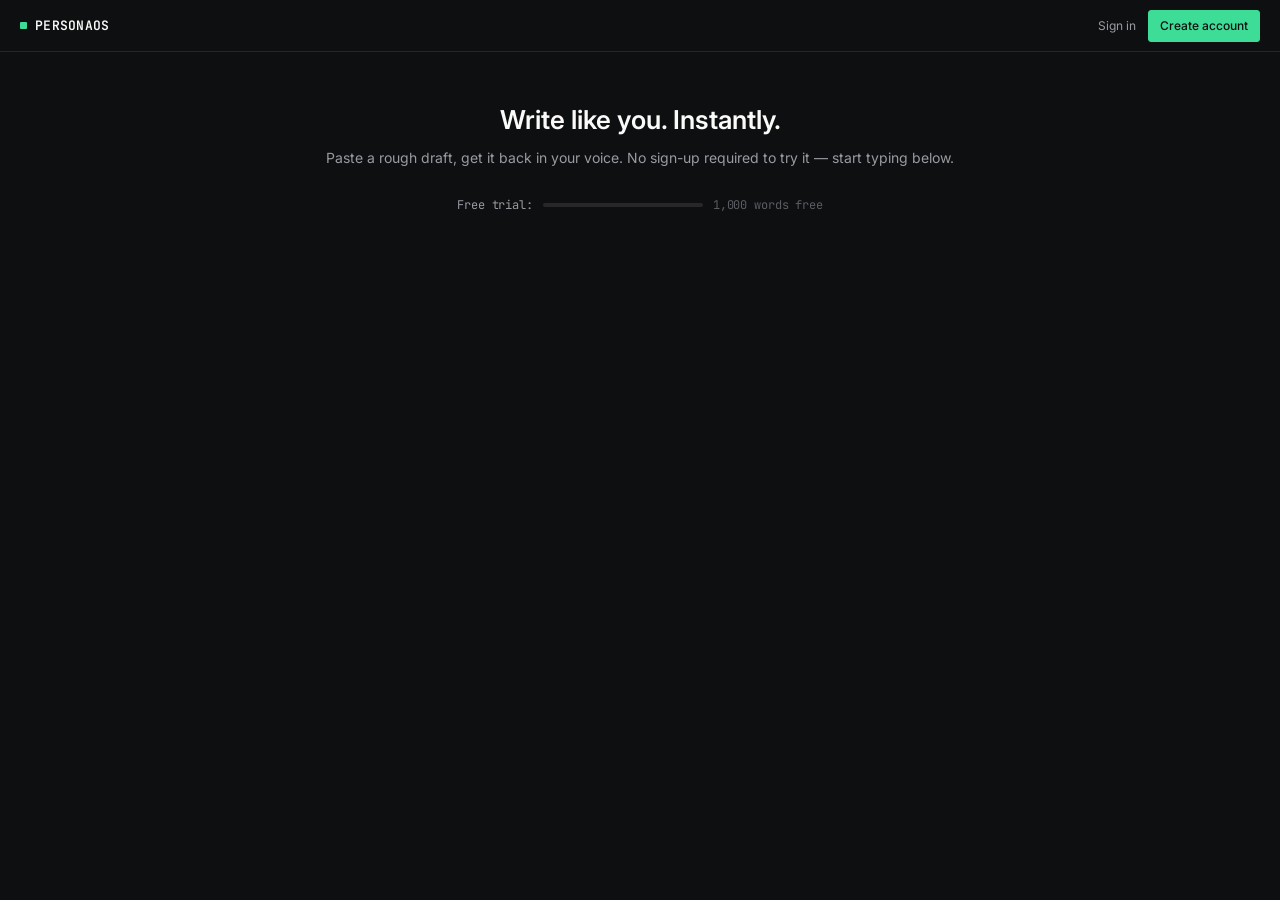
<file: demos/persona-interface.html>
<!DOCTYPE html>
<html lang="en">
<head>
<meta charset="UTF-8" />
<meta name="viewport" content="width=device-width, initial-scale=1.0" />
<title>PersonaOS — Write like you, instantly</title>
<link rel="preconnect" href="https://fonts.googleapis.com">
<link href="https://fonts.googleapis.com/css2?family=Inter:wght@400;500;600&family=JetBrains+Mono:wght@400;500;600&display=swap" rel="stylesheet">
<style>/* ==========================================================================
   PersonaOS — Global Design System
   Dark-mode IDE aesthetic. Hairlines, sharp corners, one signal accent.
   ========================================================================== */

:root {
  --bg:           #0E0F11;
  --panel:        #15161A;
  --panel-raised: #1A1B1F;
  --border:       #27272A;
  --border-soft:  #1F2023;
  --accent:       #3DDC97;
  --accent-dim:   rgba(61, 220, 151, 0.14);
  --accent-text:  #0E0F11;
  --danger:       #E0524D;
  --danger-dim:   rgba(224, 82, 77, 0.14);
  --text:         #FAFAF8;
  --text-dim:     #9A9AA2;
  --text-faint:   #5C5C63;

  --radius: 3px;
  --font-ui:   'Inter', -apple-system, BlinkMacSystemFont, 'Segoe UI', sans-serif;
  --font-mono: 'JetBrains Mono', 'SF Mono', Consolas, monospace;
}

* { box-sizing: border-box; margin: 0; padding: 0; }
html, body { height: 100%; }

body {
  background: var(--bg);
  color: var(--text);
  font-family: var(--font-ui);
  font-size: 14px;
  line-height: 1.5;
  -webkit-font-smoothing: antialiased;
}

a { color: inherit; text-decoration: none; }
button { font-family: inherit; cursor: pointer; }
ul { list-style: none; }

/* -------------------------------------------------------------------------
   Utilities
   ------------------------------------------------------------------------- */
.mono       { font-family: var(--font-mono); letter-spacing: -0.01em; }
.hairline   { border: 1px solid var(--border); }
.sharp      { border-radius: var(--radius); }
.dim        { color: var(--text-dim); }
.faint      { color: var(--text-faint); }
.accent     { color: var(--accent); }
.danger     { color: var(--danger); }
.flex       { display: flex; }
.flex-col   { display: flex; flex-direction: column; }
.gap-xs { gap: 6px; }  .gap-sm { gap: 12px; } .gap-md { gap: 20px; } .gap-lg { gap: 32px; }
.between    { justify-content: space-between; }
.center     { align-items: center; }
.uppercase  { text-transform: uppercase; letter-spacing: 0.08em; }

.eyebrow {
  font-family: var(--font-mono);
  font-size: 11px;
  text-transform: uppercase;
  letter-spacing: 0.1em;
  color: var(--text-faint);
}

/* -------------------------------------------------------------------------
   App Shell + Topbar
   ------------------------------------------------------------------------- */
.app-shell {
  display: flex;
  flex-direction: column;
  min-height: 100vh;
}

.topbar {
  height: 52px;
  flex-shrink: 0;
  border-bottom: 1px solid var(--border);
  display: flex;
  align-items: center;
  justify-content: space-between;
  padding: 0 20px;
  background: var(--bg);
}

.topbar .logo {
  font-family: var(--font-mono);
  font-weight: 600;
  font-size: 13px;
  letter-spacing: 0.02em;
  display: flex;
  align-items: center;
  gap: 8px;
}
.topbar .logo .dot {
  width: 7px; height: 7px;
  background: var(--accent);
  border-radius: 1px;
  display: inline-block;
}

.topbar nav {
  display: flex;
  gap: 24px;
  height: 100%;
}
.topbar nav a {
  display: flex;
  align-items: center;
  height: 100%;
  font-size: 13px;
  color: var(--text-dim);
  border-bottom: 1px solid transparent;
  transition: color 0.1s linear;
}
.topbar nav a:hover { color: var(--text); }
.topbar nav a.active {
  color: var(--accent);
  border-bottom: 1px solid var(--accent);
}

.balance-pill {
  display: flex;
  align-items: center;
  gap: 10px;
  font-family: var(--font-mono);
  font-size: 12px;
  padding: 6px 10px;
  border: 1px solid var(--border);
  border-radius: var(--radius);
  color: var(--text-dim);
}
.balance-pill .balance-track {
  width: 54px;
  height: 4px;
  background: var(--border-soft);
  border-radius: 2px;
  overflow: hidden;
}
.balance-pill .balance-fill {
  height: 100%;
  background: var(--accent);
}
.balance-pill strong { color: var(--text); font-weight: 500; }

/* -------------------------------------------------------------------------
   Buttons
   ------------------------------------------------------------------------- */
.btn {
  font-size: 13px;
  font-family: var(--font-ui);
  padding: 9px 16px;
  border-radius: var(--radius);
  border: 1px solid var(--border);
  background: var(--panel);
  color: var(--text);
  transition: border-color 0.12s linear, background 0.12s linear;
  display: inline-flex;
  align-items: center;
  gap: 8px;
}
.btn:hover { border-color: var(--text-faint); }
.btn:disabled { opacity: 0.4; cursor: not-allowed; }

.btn-primary {
  background: var(--accent);
  color: var(--accent-text);
  border-color: var(--accent);
  font-weight: 500;
}
.btn-primary:hover { background: #34c489; border-color: #34c489; }

.btn-ghost {
  background: transparent;
}

.btn-danger {
  background: transparent;
  border-color: var(--danger);
  color: var(--danger);
}
.btn-danger:hover { background: var(--danger-dim); }

.btn-sm { padding: 6px 11px; font-size: 12px; }
.btn-block { width: 100%; justify-content: center; }

/* -------------------------------------------------------------------------
   Panels / Cards
   ------------------------------------------------------------------------- */
.panel {
  background: var(--panel);
  border: 1px solid var(--border);
  border-radius: var(--radius);
}
.panel-header {
  padding: 14px 18px;
  border-bottom: 1px solid var(--border);
  display: flex;
  align-items: center;
  justify-content: space-between;
}
.panel-header h3 {
  font-size: 13px;
  font-weight: 500;
}
.panel-body { padding: 18px; }

/* -------------------------------------------------------------------------
   Form elements
   ------------------------------------------------------------------------- */
textarea, input[type="text"], select {
  width: 100%;
  background: var(--panel-raised);
  border: 1px solid var(--border);
  border-radius: var(--radius);
  color: var(--text);
  font-family: var(--font-ui);
  font-size: 14px;
  padding: 10px 12px;
  resize: none;
}
textarea:focus, input:focus, select:focus {
  outline: none;
  border-color: var(--accent);
}
textarea::placeholder, input::placeholder { color: var(--text-faint); }

label.field-label {
  display: block;
  font-family: var(--font-mono);
  font-size: 11px;
  text-transform: uppercase;
  letter-spacing: 0.06em;
  color: var(--text-faint);
  margin-bottom: 6px;
}

input[type="range"] {
  -webkit-appearance: none;
  width: 100%;
  height: 2px;
  background: var(--border);
  border-radius: 1px;
}
input[type="range"]::-webkit-slider-thumb {
  -webkit-appearance: none;
  width: 12px; height: 12px;
  background: var(--accent);
  border-radius: 2px;
  cursor: pointer;
}
input[type="range"]::-moz-range-thumb {
  width: 12px; height: 12px;
  background: var(--accent);
  border: none;
  border-radius: 2px;
  cursor: pointer;
}

/* -------------------------------------------------------------------------
   Calibration Meter (Off / Close / Locked In)
   ------------------------------------------------------------------------- */
.cal-meter {
  display: flex;
  gap: 6px;
}
.cal-meter .seg {
  flex: 1;
  padding: 9px 0;
  text-align: center;
  font-family: var(--font-mono);
  font-size: 11px;
  text-transform: uppercase;
  letter-spacing: 0.06em;
  border: 1px solid var(--border);
  border-radius: var(--radius);
  background: var(--panel-raised);
  color: var(--text-dim);
  transition: all 0.1s linear;
}
.cal-meter .seg:hover { border-color: var(--text-faint); }
.cal-meter .seg.active {
  border-color: var(--accent);
  color: var(--accent);
  background: var(--accent-dim);
}
.cal-meter .seg.active.danger-seg {
  border-color: var(--danger);
  color: var(--danger);
  background: var(--danger-dim);
}

.cal-confirm {
  font-family: var(--font-mono);
  font-size: 11px;
  color: var(--accent);
  height: 14px;
  opacity: 0;
  transition: opacity 0.2s linear;
}
.cal-confirm.show { opacity: 1; }

/* -------------------------------------------------------------------------
   Stat displays
   ------------------------------------------------------------------------- */
.stat-big {
  font-family: var(--font-mono);
  font-size: 56px;
  font-weight: 500;
  line-height: 1;
  letter-spacing: -0.02em;
}
.stat-label {
  font-family: var(--font-mono);
  font-size: 11px;
  text-transform: uppercase;
  letter-spacing: 0.08em;
  color: var(--text-faint);
  margin-bottom: 8px;
}

.usage-track {
  height: 6px;
  background: var(--border-soft);
  border-radius: 2px;
  overflow: hidden;
  margin: 10px 0 8px;
}
.usage-fill { height: 100%; background: var(--accent); }
.usage-row {
  display: flex;
  justify-content: space-between;
  font-family: var(--font-mono);
  font-size: 12px;
  color: var(--text-dim);
}

/* -------------------------------------------------------------------------
   Misc: badges, dividers, scrollbars
   ------------------------------------------------------------------------- */
.badge {
  font-family: var(--font-mono);
  font-size: 10px;
  text-transform: uppercase;
  letter-spacing: 0.06em;
  padding: 3px 7px;
  border-radius: var(--radius);
  border: 1px solid var(--border);
  color: var(--text-dim);
}
.badge-accent { border-color: var(--accent); color: var(--accent); }

.divider { height: 1px; background: var(--border); border: none; }

::-webkit-scrollbar { width: 8px; height: 8px; }
::-webkit-scrollbar-track { background: transparent; }
::-webkit-scrollbar-thumb { background: var(--border); border-radius: 4px; }
::-webkit-scrollbar-thumb:hover { background: var(--text-faint); }

@media (max-width: 880px) {
  .workspace-grid { grid-template-columns: 1fr !important; }
  .left-rail { display: none; }
}
</style>
<style>
  .landing-shell { max-width: 760px; margin: 0 auto; padding: 48px 20px 80px; }
  .landing-hero { text-align: center; margin-bottom: 28px; }
  .landing-hero h1 { font-size: 26px; font-weight: 600; margin-bottom: 8px; }
  .landing-hero p { font-size: 14px; }

  .trial-pill {
    display: flex; align-items: center; gap: 10px; justify-content: center;
    font-size: 12px; margin-bottom: 22px;
  }
  .trial-track { width: 160px; height: 4px; background: var(--border); border-radius: 2px; overflow: hidden; }
  .trial-fill { height: 100%; background: var(--accent); width: 0%; transition: width 0.2s; }
  .trial-fill.warn { background: var(--danger); }

  #miniOnboard .pair-option { text-align: left; justify-content: flex-start; padding: 12px 14px; }

  textarea#landingInput { height: 160px; font-size: 14.5px; line-height: 1.6; }
  #landingOutput { white-space: pre-wrap; font-size: 14.5px; line-height: 1.7; padding: 16px; }

  .modal-backdrop {
    position: fixed; inset: 0; background: rgba(0,0,0,0.65);
    display: none; align-items: center; justify-content: center; z-index: 50; padding: 20px;
  }
  .modal-box { width: 100%; max-width: 460px; padding: 26px; }
  .plan-grid { display: grid; grid-template-columns: 1fr 1fr; gap: 10px; margin: 18px 0; }
  .plan-card { padding: 14px; text-align: left; }
  .plan-card .plan-price { font-size: 18px; font-weight: 600; margin: 4px 0; }
</style>
</head>
<body data-page="landing">

  <div class="topbar">
    <div class="logo mono"><span class="dot"></span>PERSONAOS</div>
    <nav></nav>
    <div class="flex gap-sm center">
      <a href="#" class="dim" style="font-size:12px">Sign in</a>
      <a href="#" class="btn btn-primary btn-sm">Create account</a>
    </div>
  </div>

  <div class="landing-shell">

    <div class="landing-hero">
      <h1>Write like you. Instantly.</h1>
      <p class="dim">Paste a rough draft, get it back in your voice. No sign-up required to try it — start typing below.</p>
    </div>

    <div class="trial-pill mono">
      <span class="dim">Free trial:</span>
      <span class="trial-track"><span id="trialFill" class="trial-fill"></span></span>
      <span id="trialLabel" class="faint">1,000 words free</span>
    </div>

    <!-- MINI ONBOARDING — shown once, before first generation -->
    <div id="miniOnboard" style="display:none" class="panel sharp panel-body" style="margin-bottom:18px">
      <p class="eyebrow" style="margin-bottom:6px">Quick calibration (optional)</p>
      <p class="dim" style="font-size:13px;margin-bottom:16px">Pick whichever feels closer to how you'd actually phrase things. Two questions — makes your first result much better.</p>
      <div id="pairContainer" class="flex-col gap-sm"></div>
      <button id="skipOnboard" class="btn btn-ghost btn-sm" style="margin-top:14px">Skip — generate with default voice →</button>
    </div>

    <!-- GENERATE PANEL -->
    <div id="generatePanel" class="panel sharp" style="display:none">
      <div class="panel-header">
        <h3 style="font-size:13px">Dump your draft</h3>
        <span id="inputCount" class="mono faint" style="font-size:12px">0 words</span>
      </div>
      <div class="panel-body">
        <textarea id="landingInput" placeholder="Don't write it well — just write it. We'll polish it in your voice."></textarea>
      </div>
      <div class="flex between center" style="padding:14px 18px;border-top:1px solid var(--border)">
        <select id="formatSelect" style="padding:7px 10px;font-size:12px">
          <option value="email">Email</option>
          <option value="post">Social Post</option>
          <option value="message">Message</option>
          <option value="report">Report</option>
        </select>
        <button id="generateBtn" class="btn btn-primary">Preview only →</button>
      </div>
    </div>

    <div id="outputWrap" style="display:none;margin-top:18px">
      <div class="panel sharp">
        <div class="panel-header"><h3 style="font-size:13px">Your draft, in your voice</h3></div>
        <div id="landingOutput"></div>
      </div>
      <div class="flex center" style="margin-top:16px">
        <a href="#" class="btn btn-primary btn-block" style="max-width:340px">Sign up free — save this + claim 500 bonus words →</a>
      </div>
    </div>

  </div>

  <!-- PRICING / SOFT-GATE MODAL -->
  <div id="pricingModal" class="modal-backdrop">
    <div class="panel sharp modal-box">
      <h3 style="font-size:16px;margin-bottom:4px">You've used your 1,000 free words</h3>
      <p class="dim" style="font-size:13px">Create a free account to keep going — you'll get <strong>500 bonus words</strong> immediately, and your draft + calibration carry over.</p>

      <div class="plan-grid">
        <div class="panel sharp plan-card">
          <div class="eyebrow">Starter</div>
          <div class="plan-price">$5</div>
          <div class="dim" style="font-size:12px">10,000 words, one-time pack</div>
        </div>
        <div class="panel sharp plan-card">
          <div class="eyebrow">Creator</div>
          <div class="plan-price">$10</div>
          <div class="dim" style="font-size:12px">25,000 words, one-time pack</div>
        </div>
        <div class="panel sharp plan-card" style="grid-column:1/-1;border-color:var(--accent)">
          <div class="eyebrow accent">Pro</div>
          <div class="plan-price">$15<span class="faint" style="font-size:12px">/mo</span></div>
          <div class="dim" style="font-size:12px">30,000 words every month, multiple personas</div>
        </div>
      </div>

      <a href="#" class="btn btn-primary btn-block">Create free account →</a>
      <button id="closePricing" class="btn btn-ghost btn-block" style="margin-top:8px">Not now</button>
    </div>
  </div>

  
  
  
  
<script>document.addEventListener("click",e=>{if(e.target.closest("button,a"))e.preventDefault()});</script></body>
</html>
</file>
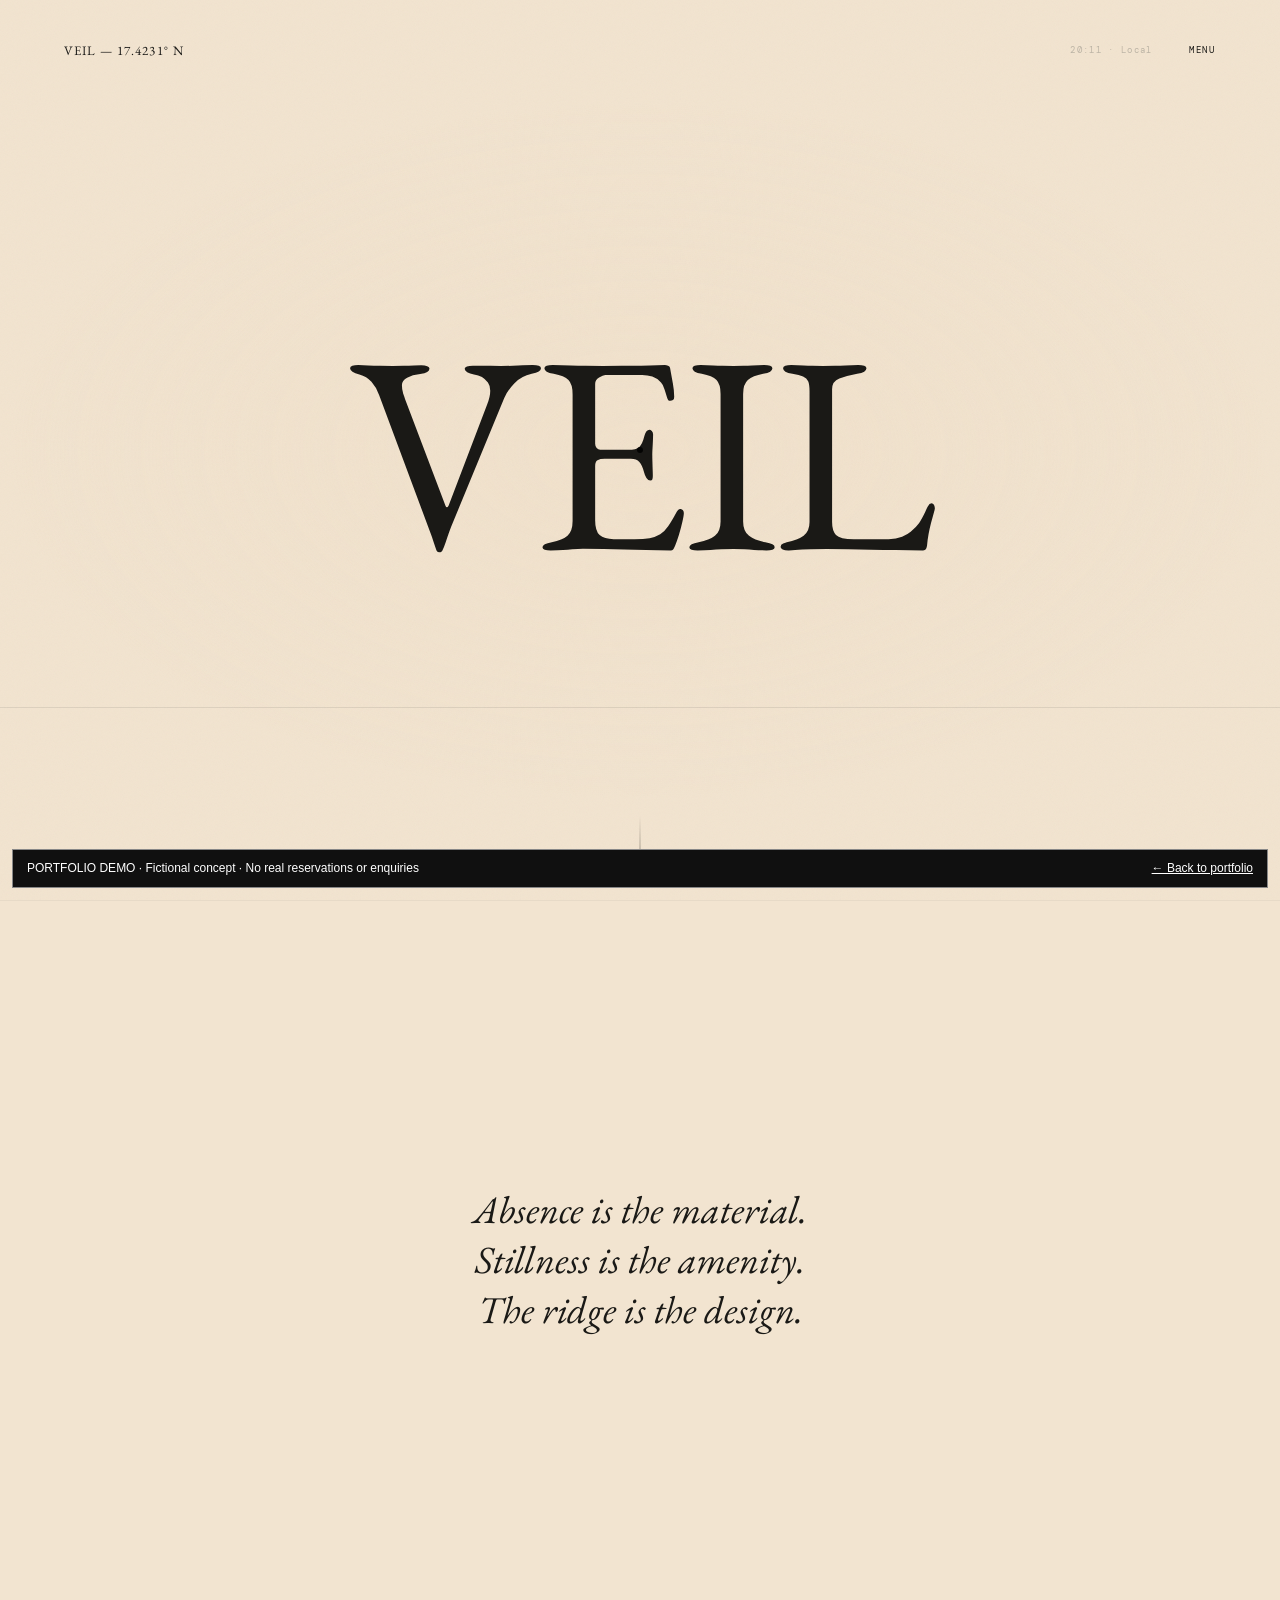
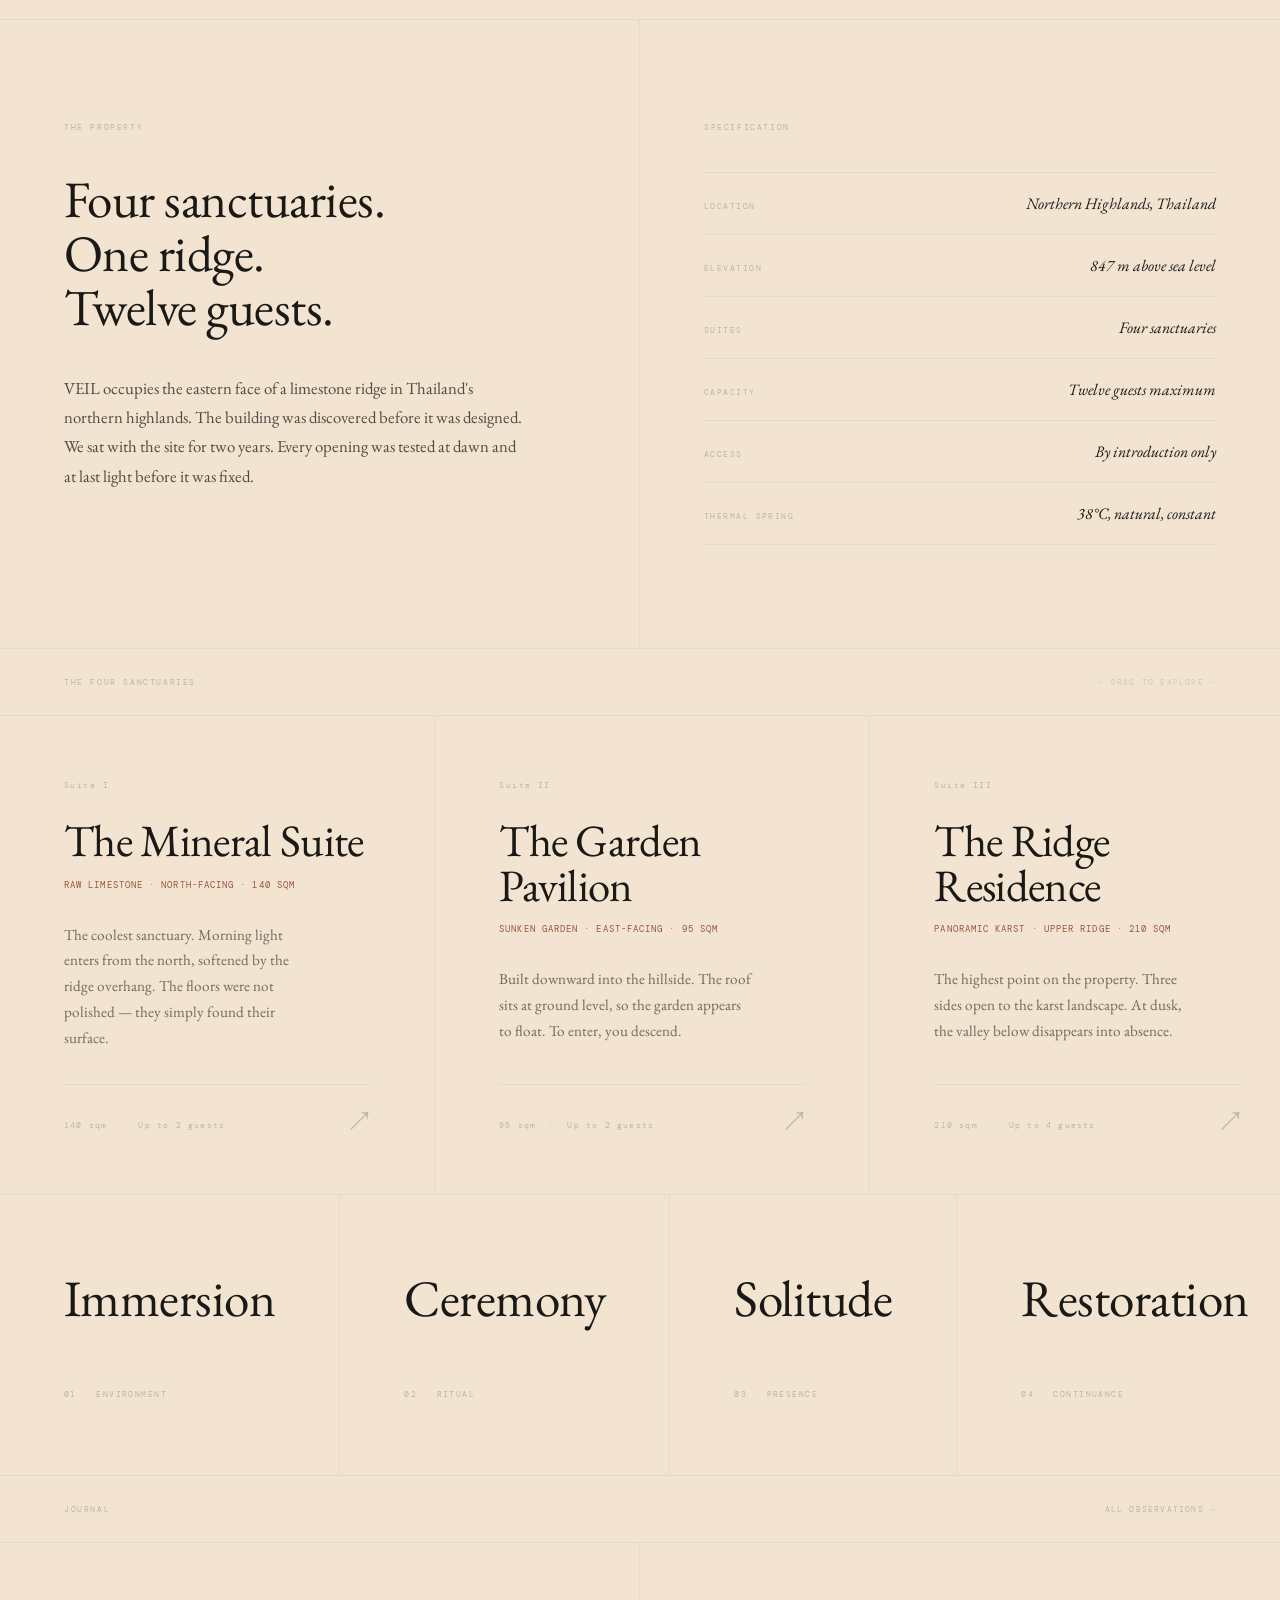
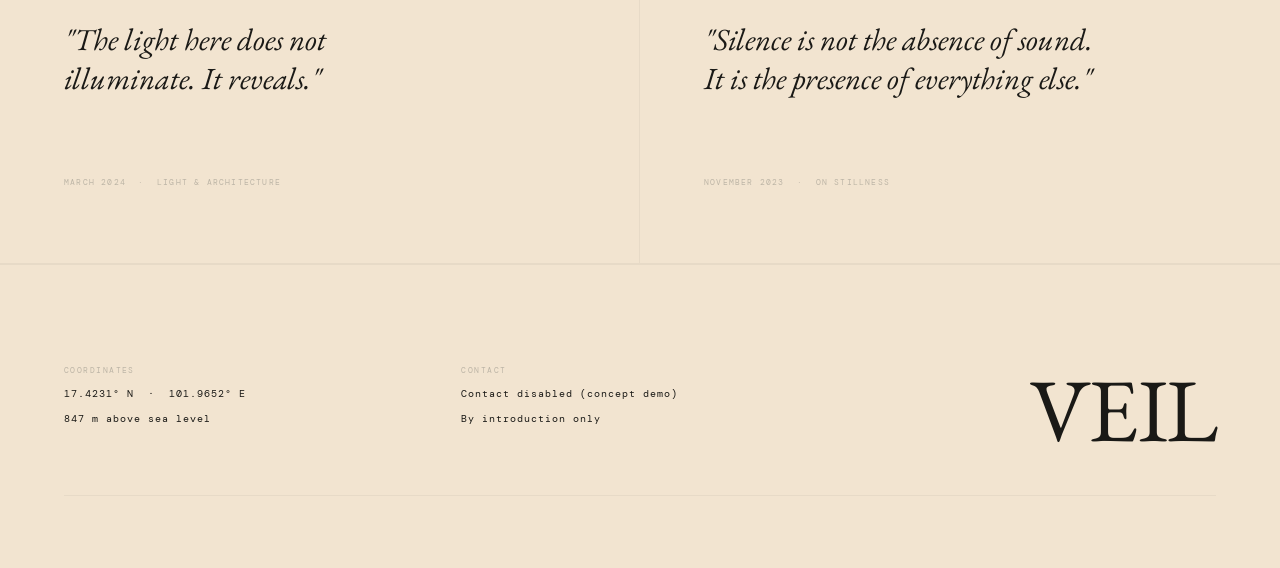
<file: demos/veil.html>
<!doctype html>
<html lang="en">
  <head>
    <meta charset="UTF-8" />
    <meta
      name="viewport"
      content="width=device-width, initial-scale=1.0, viewport-fit=cover"
    />
    <title>VEIL — 17.4231° N, 101.9652° E</title>
    <link rel="preconnect" href="https://fonts.googleapis.com" />
    <link rel="preconnect" href="https://fonts.gstatic.com" crossorigin />
    <link
      href="https://fonts.googleapis.com/css2?family=EB+Garamond:ital,wght@0,400;0,500;0,600;0,700;0,800;1,400;1,500;1,600;1,700&family=DM+Mono:ital,wght@0,300;0,400;0,500;1,300;1,400&display=swap"
      rel="stylesheet"
    />

    <style>
      /* ============================================================
   DESIGN TOKENS
   ============================================================ */
      :root {
        /* Palette — five notes, no more */
        --ink: #1a1916;
        --ink-50: rgba(26, 25, 22, 0.5);
        --ink-20: rgba(26, 25, 22, 0.2);
        --ink-08: rgba(26, 25, 22, 0.08);
        --parchment: #f4eee3;
        --ash: #bdb5a6;
        --ash-40: rgba(189, 181, 166, 0.4);
        --ash-20: rgba(189, 181, 166, 0.2);
        --ember: #9a5540;
        --ember-fade: rgba(154, 85, 64, 0.12);

        /* Live tones — set by JS on load */
        --bg: #f4eee3;
        --bg-tint: #f4eee3;

        /* Type scale */
        --display: "EB Garamond", Georgia, serif;
        --mono: "DM Mono", "Courier New", monospace;

        /* Grid */
        --edge: clamp(24px, 5vw, 72px);
        --line: 1px solid var(--ash-20);

        /* Timing */
        --ease-out: cubic-bezier(0.16, 1, 0.3, 1);
        --ease-in: cubic-bezier(0.7, 0, 0.84, 0);
        --dur-fast: 0.3s;
        --dur-med: 0.7s;
        --dur-slow: 1.4s;
      }

      /* ============================================================
   RESET
   ============================================================ */
      *,
      *::before,
      *::after {
        box-sizing: border-box;
        margin: 0;
        padding: 0;
      }

      html {
        font-size: 16px;
        -webkit-font-smoothing: antialiased;
        -moz-osx-font-smoothing: grayscale;
        scroll-behavior: smooth;
      }

      body {
        background-color: var(--bg);
        color: var(--ink);
        font-family: var(--display);
        overflow-x: hidden;
        transition: background-color 1.2s ease;
        cursor: none; /* custom cursor */
      }

      /* Scrollbar */
      ::-webkit-scrollbar {
        width: 1px;
      }
      ::-webkit-scrollbar-track {
        background: transparent;
      }
      ::-webkit-scrollbar-thumb {
        background: var(--ash);
      }

      /* Selection */
      ::selection {
        background: var(--ember);
        color: var(--parchment);
      }

      /* ============================================================
   CUSTOM CURSOR
   ============================================================ */
      #cursor {
        position: fixed;
        width: 6px;
        height: 6px;
        background: var(--ink);
        border-radius: 50%;
        pointer-events: none;
        z-index: 9999;
        transform: translate(-50%, -50%);
        transition:
          width var(--dur-fast) var(--ease-out),
          height var(--dur-fast) var(--ease-out),
          background var(--dur-fast) ease,
          opacity var(--dur-fast) ease;
        mix-blend-mode: multiply;
      }

      #cursor.hovering {
        width: 36px;
        height: 36px;
        background: var(--ember-fade);
        border: 1px solid var(--ember);
        mix-blend-mode: normal;
      }

      #cursor.text-cursor {
        width: 2px;
        height: 24px;
        border-radius: 1px;
      }

      body * {
        cursor: none;
      }

      /* ============================================================
   AMBIENT LIGHT LAYER
   — The signature. Mouse position shifts the warmth point.
   ============================================================ */
      #ambient-light {
        position: fixed;
        inset: 0;
        pointer-events: none;
        z-index: 0;
        background: radial-gradient(
          ellipse 80vw 60vh at 50% 50%,
          var(--bg-tint) 0%,
          transparent 70%
        );
        opacity: 0.7;
        transition: background 0.08s linear;
      }

      /* ============================================================
   GRAIN
   ============================================================ */
      body::after {
        content: "";
        position: fixed;
        inset: 0;
        pointer-events: none;
        z-index: 9990;
        background-image: url("data:image/svg+xml,%3Csvg viewBox='0 0 256 256' xmlns='http://www.w3.org/2000/svg'%3E%3Cfilter id='n'%3E%3CfeTurbulence type='fractalNoise' baseFrequency='0.9' numOctaves='4' stitchTiles='stitch'/%3E%3C/filter%3E%3Crect width='100%25' height='100%25' filter='url(%23n)' opacity='0.04'/%3E%3C/svg%3E");
        background-size: 160px 160px;
        mix-blend-mode: multiply;
        opacity: 1;
      }

      /* ============================================================
   TIME MERIDIAN — the horizontal rule with live position
   ============================================================ */
      #time-meridian {
        position: fixed;
        bottom: 28px;
        left: 0;
        right: 0;
        height: 1px;
        z-index: 800;
        pointer-events: none;
        overflow: hidden;
      }

      #meridian-line {
        position: absolute;
        top: 0;
        left: var(--edge);
        right: var(--edge);
        height: 1px;
        background: var(--ash-40);
      }

      #meridian-marker {
        position: absolute;
        top: -3px;
        width: 1px;
        height: 7px;
        background: var(--ember);
        transition: left 60s linear;
      }

      #meridian-time {
        position: absolute;
        top: 8px;
        font-family: var(--mono);
        font-size: 8px;
        letter-spacing: 0.12em;
        color: var(--ash);
        transform: translateX(-50%);
        white-space: nowrap;
      }

      /* ============================================================
   NAV
   ============================================================ */
      #nav {
        position: fixed;
        top: 0;
        left: 0;
        right: 0;
        z-index: 900;
        padding: 28px var(--edge);
        display: flex;
        justify-content: space-between;
        align-items: center;
        opacity: 0;
        transition: opacity var(--dur-med) ease;
      }

      #nav.visible {
        opacity: 1;
      }

      #nav-logo {
        font-family: var(--display);
        font-size: 13px;
        font-weight: 400;
        letter-spacing: 0.08em;
        color: var(--ink);
        text-decoration: none;
        cursor: none;
        transition: opacity var(--dur-fast) ease;
      }

      #nav-logo:hover {
        opacity: 0.4;
      }

      #nav-right {
        display: flex;
        align-items: center;
        gap: 36px;
      }

      #nav-time-display {
        font-family: var(--mono);
        font-size: 9px;
        letter-spacing: 0.15em;
        color: var(--ash);
        opacity: 0;
        transition: opacity var(--dur-med) ease 0.4s;
      }

      #nav-time-display.visible {
        opacity: 1;
      }

      #nav-menu-btn {
        font-family: var(--mono);
        font-size: 9px;
        font-weight: 400;
        letter-spacing: 0.2em;
        text-transform: uppercase;
        color: var(--ink);
        background: none;
        border: none;
        cursor: none;
        padding: 8px 0;
        min-height: 44px;
        display: flex;
        align-items: center;
        transition: opacity var(--dur-fast) ease;
      }

      #nav-menu-btn:hover {
        opacity: 0.4;
      }

      /* ============================================================
   MENU OVERLAY
   ============================================================ */
      #menu-overlay {
        position: fixed;
        inset: 0;
        background: var(--bg);
        z-index: 950;
        display: grid;
        grid-template-columns: 1fr 1fr;
        opacity: 0;
        pointer-events: none;
        transition: opacity 0.5s var(--ease-out);
        overflow: hidden;
      }

      #menu-overlay.open {
        opacity: 1;
        pointer-events: all;
      }

      #menu-left {
        padding: 28px var(--edge);
        display: flex;
        flex-direction: column;
        justify-content: space-between;
        border-right: var(--line);
      }

      #menu-right {
        padding: 28px var(--edge);
        display: flex;
        flex-direction: column;
        justify-content: flex-end;
      }

      #menu-close {
        font-family: var(--mono);
        font-size: 9px;
        letter-spacing: 0.2em;
        text-transform: uppercase;
        background: none;
        border: none;
        cursor: none;
        color: var(--ink);
        opacity: 0.5;
        align-self: flex-start;
        min-height: 44px;
        display: flex;
        align-items: center;
        transition: opacity var(--dur-fast) ease;
      }

      #menu-close:hover {
        opacity: 1;
      }

      #menu-nav {
        display: flex;
        flex-direction: column;
        gap: 0;
      }

      .menu-link {
        display: flex;
        align-items: baseline;
        gap: 20px;
        padding: 20px 0;
        border-bottom: var(--line);
        cursor: none;
        text-decoration: none;
        transition: opacity var(--dur-fast) ease;
        position: relative;
        overflow: hidden;
      }

      .menu-link:first-child {
        border-top: var(--line);
      }
      .menu-link:hover {
        opacity: 1;
      }

      .menu-link-name {
        font-family: var(--display);
        font-size: clamp(2.4rem, 5.5vw, 5.5rem);
        font-weight: 400;
        line-height: 1;
        color: var(--ink);
        transition: transform var(--dur-med) var(--ease-out);
        display: block;
      }

      .menu-link:hover .menu-link-name {
        transform: translateX(8px);
      }

      .menu-link-index {
        font-family: var(--mono);
        font-size: 9px;
        letter-spacing: 0.12em;
        color: var(--ash);
      }

      #menu-coords {
        font-family: var(--mono);
        font-size: 9px;
        letter-spacing: 0.12em;
        color: var(--ash);
        line-height: 2;
      }

      #menu-about-text {
        font-family: var(--display);
        font-size: clamp(1rem, 1.5vw, 1.3rem);
        font-weight: 400;
        line-height: 1.6;
        color: var(--ink);
        opacity: 0.6;
        max-width: 38ch;
        margin-bottom: 48px;
      }

      @media (max-width: 680px) {
        #menu-overlay {
          grid-template-columns: 1fr;
        }
        #menu-right {
          display: none;
        }
        #menu-left {
          border-right: none;
        }
        .menu-link-name {
          font-size: clamp(2.2rem, 10vw, 3.5rem);
        }
      }

      /* ============================================================
   PAGE SYSTEM
   ============================================================ */
      .page {
        display: none;
        position: relative;
        z-index: 1;
      }
      .page.active {
        display: block;
      }

      /* Page transition */
      #page-transition {
        position: fixed;
        inset: 0;
        background: var(--bg);
        z-index: 940;
        pointer-events: none;
        opacity: 0;
        transition: opacity 0.35s var(--ease-in);
      }
      #page-transition.active {
        opacity: 1;
      }

      /* ============================================================
   REVEAL SYSTEM
   ============================================================ */
      .reveal {
        opacity: 0;
        transform: translateY(16px);
        transition:
          opacity var(--dur-slow) var(--ease-out),
          transform var(--dur-slow) var(--ease-out);
      }

      .reveal.in {
        opacity: 1;
        transform: none;
      }

      .reveal-delay-1 {
        transition-delay: 0.1s;
      }
      .reveal-delay-2 {
        transition-delay: 0.2s;
      }
      .reveal-delay-3 {
        transition-delay: 0.35s;
      }
      .reveal-delay-4 {
        transition-delay: 0.5s;
      }

      /* ============================================================
   HOME — HERO
   ============================================================ */
      #home-hero {
        height: 100svh;
        display: flex;
        flex-direction: column;
        align-items: center;
        justify-content: center;
        position: relative;
        overflow: hidden;
      }

      #hero-word {
        font-family: var(--display);
        font-size: clamp(5rem, 22vw, 22vw);
        font-weight: 400;
        line-height: 0.85;
        letter-spacing: -0.025em;
        color: var(--ink);
        opacity: 0;
        transform: translateY(24px) scale(0.97);
        transition:
          opacity var(--dur-slow) var(--ease-out),
          transform var(--dur-slow) var(--ease-out);
        user-select: none;
        text-align: center;
      }

      #hero-word.visible {
        opacity: 1;
        transform: none;
      }

      /* The horizontal accent line — spans full width */
      #hero-rule {
        position: absolute;
        left: 0;
        right: 0;
        bottom: calc(50% - 20vw - 2px);
        height: 1px;
        background: var(--ash-40);
        transform: scaleX(0);
        transform-origin: left;
        transition: transform 1.8s var(--ease-out) 0.4s;
      }

      #hero-rule.visible {
        transform: scaleX(1);
      }

      #hero-sub {
        position: absolute;
        bottom: 40px;
        left: 0;
        right: 0;
        display: flex;
        justify-content: space-between;
        align-items: flex-end;
        padding: 0 var(--edge);
        opacity: 0;
        transition: opacity var(--dur-med) ease 1.2s;
      }

      #hero-sub.visible {
        opacity: 1;
      }

      .hero-sub-item {
        font-family: var(--mono);
        font-size: 9px;
        letter-spacing: 0.15em;
        text-transform: uppercase;
        color: var(--ash);
      }

      .hero-sub-center {
        font-family: var(--mono);
        font-size: 9px;
        letter-spacing: 0.15em;
        text-transform: uppercase;
        color: var(--ash);
        text-align: center;
      }

      /* Scroll breath indicator */
      #hero-scroll {
        position: absolute;
        bottom: 36px;
        left: 50%;
        transform: translateX(-50%);
        display: flex;
        flex-direction: column;
        align-items: center;
        gap: 10px;
        opacity: 0;
        transition: opacity var(--dur-med) ease 2s;
      }

      #hero-scroll.visible {
        opacity: 0.5;
      }

      .scroll-breath {
        width: 1px;
        height: 48px;
        background: linear-gradient(to bottom, transparent, var(--ink));
        animation: breathe 2.4s ease-in-out infinite;
      }

      @keyframes breathe {
        0%,
        100% {
          transform: scaleY(1);
          opacity: 0.4;
        }
        50% {
          transform: scaleY(0.55);
          opacity: 1;
        }
      }

      .scroll-text {
        font-family: var(--mono);
        font-size: 8px;
        letter-spacing: 0.2em;
        text-transform: uppercase;
        color: var(--ink);
      }

      /* ============================================================
   HOME — PREMISE
   The emptiness section. One line. Centered. Nothing else.
   ============================================================ */
      #home-premise {
        height: 80svh;
        display: flex;
        align-items: center;
        justify-content: center;
        border-top: var(--line);
        border-bottom: var(--line);
        padding: 0 var(--edge);
      }

      .premise-line {
        font-family: var(--display);
        font-size: clamp(1.4rem, 3vw, 3.2rem);
        font-weight: 400;
        font-style: italic;
        line-height: 1.3;
        color: var(--ink);
        text-align: center;
        max-width: 28ch;
      }

      /* ============================================================
   HOME — INTRODUCTION
   ============================================================ */
      #home-intro {
        display: grid;
        grid-template-columns: 1fr 1fr;
        border-bottom: var(--line);
      }

      .intro-left {
        padding: clamp(60px, 8vw, 120px) var(--edge);
        border-right: var(--line);
      }

      .intro-right {
        padding: clamp(60px, 8vw, 120px) var(--edge);
      }

      .intro-spec-label {
        font-family: var(--mono);
        font-size: 8px;
        letter-spacing: 0.2em;
        text-transform: uppercase;
        color: var(--ash);
        display: block;
        margin-bottom: 40px;
      }

      .intro-headline {
        font-family: var(--display);
        font-size: clamp(2rem, 4vw, 4.5rem);
        font-weight: 400;
        line-height: 1.05;
        letter-spacing: -0.01em;
        color: var(--ink);
        margin-bottom: 40px;
      }

      .intro-body {
        font-family: var(--display);
        font-size: clamp(1.05rem, 1.3vw, 1.2rem);
        line-height: 1.75;
        color: var(--ink);
        opacity: 0.75;
        max-width: 58ch;
      }

      .intro-specs {
        display: flex;
        flex-direction: column;
        gap: 0;
      }

      .spec-row {
        display: flex;
        justify-content: space-between;
        align-items: baseline;
        padding: 20px 0;
        border-bottom: var(--line);
      }

      .spec-row:first-of-type {
        border-top: var(--line);
      }

      .spec-key {
        font-family: var(--mono);
        font-size: 8px;
        letter-spacing: 0.18em;
        text-transform: uppercase;
        color: var(--ash);
      }

      .spec-val {
        font-family: var(--display);
        font-size: clamp(1rem, 1.2vw, 1.1rem);
        font-weight: 400;
        font-style: italic;
        color: var(--ink);
        text-align: right;
      }

      @media (max-width: 768px) {
        #home-intro {
          grid-template-columns: 1fr;
        }
        .intro-left {
          border-right: none;
          border-bottom: var(--line);
        }
      }

      /* ============================================================
   HOME — SUITE STRIP
   The horizontal scrubber. The thing nobody has done.
   ============================================================ */
      #home-suites {
        overflow: hidden;
        border-bottom: var(--line);
        position: relative;
      }

      #suites-label-row {
        display: flex;
        justify-content: space-between;
        align-items: center;
        padding: 28px var(--edge);
        border-bottom: var(--line);
      }

      .section-label {
        font-family: var(--mono);
        font-size: 8px;
        letter-spacing: 0.2em;
        text-transform: uppercase;
        color: var(--ash);
      }

      #suites-scroll-hint {
        font-family: var(--mono);
        font-size: 8px;
        letter-spacing: 0.15em;
        text-transform: uppercase;
        color: var(--ash);
        opacity: 0.6;
      }

      #suites-track-wrap {
        overflow-x: auto;
        overflow-y: hidden;
        cursor: none;
        scrollbar-width: none;
        -ms-overflow-style: none;
        /* momentum scroll on iOS */
        -webkit-overflow-scrolling: touch;
      }

      #suites-track-wrap::-webkit-scrollbar {
        display: none;
      }

      #suites-track {
        display: flex;
        width: max-content;
      }

      .suite-card {
        width: clamp(280px, 34vw, 440px);
        flex-shrink: 0;
        padding: clamp(40px, 5vw, 72px) var(--edge);
        border-right: var(--line);
        cursor: none;
        position: relative;
        transition: background var(--dur-fast) ease;
        display: flex;
        flex-direction: column;
        justify-content: space-between;
        min-height: 380px;
      }

      .suite-card:last-child {
        border-right: none;
      }
      .suite-card:hover {
        background: var(--ink-08);
      }

      .suite-card-index {
        font-family: var(--mono);
        font-size: 8px;
        letter-spacing: 0.18em;
        color: var(--ash);
        display: block;
        margin-bottom: 28px;
      }

      .suite-card-name {
        font-family: var(--display);
        font-size: clamp(1.8rem, 3.5vw, 3.5rem);
        font-weight: 400;
        line-height: 1;
        letter-spacing: -0.015em;
        color: var(--ink);
        display: block;
        margin-bottom: 16px;
      }

      .suite-card-desc {
        font-family: var(--mono);
        font-size: 9px;
        letter-spacing: 0.12em;
        text-transform: uppercase;
        color: var(--ember);
        display: block;
        margin-bottom: 32px;
      }

      .suite-card-body {
        font-family: var(--display);
        font-size: clamp(0.95rem, 1.1vw, 1.05rem);
        line-height: 1.7;
        color: var(--ink);
        opacity: 0.6;
        max-width: 36ch;
        flex: 1;
      }

      .suite-card-footer {
        display: flex;
        justify-content: space-between;
        align-items: flex-end;
        margin-top: 32px;
        padding-top: 20px;
        border-top: var(--line);
      }

      .suite-card-area {
        font-family: var(--mono);
        font-size: 8px;
        letter-spacing: 0.15em;
        color: var(--ash);
      }

      .suite-card-arrow {
        font-family: var(--display);
        font-size: 1.6rem;
        color: var(--ash);
        transition:
          transform var(--dur-fast) var(--ease-out),
          color var(--dur-fast) ease;
        line-height: 1;
      }

      .suite-card:hover .suite-card-arrow {
        transform: translate(4px, -4px);
        color: var(--ink);
      }

      /* ============================================================
   HOME — EXPERIENCES (the rare section of actual content)
   ============================================================ */
      #home-experiences {
        display: grid;
        grid-template-columns: 1fr 1fr 1fr 1fr;
        border-bottom: var(--line);
      }

      .exp-item {
        padding: clamp(48px, 6vw, 80px) var(--edge);
        border-right: var(--line);
        display: flex;
        flex-direction: column;
        justify-content: space-between;
        min-height: 280px;
      }

      .exp-item:last-child {
        border-right: none;
      }

      .exp-word {
        font-family: var(--display);
        font-size: clamp(2rem, 4vw, 4rem);
        font-weight: 400;
        line-height: 1;
        letter-spacing: -0.01em;
        color: var(--ink);
      }

      .exp-number {
        font-family: var(--mono);
        font-size: 8px;
        letter-spacing: 0.18em;
        color: var(--ash);
        text-transform: uppercase;
      }

      @media (max-width: 900px) {
        #home-experiences {
          grid-template-columns: 1fr 1fr;
        }
        .exp-item:nth-child(2) {
          border-right: none;
        }
        .exp-item:nth-child(3) {
          border-top: var(--line);
        }
      }

      @media (max-width: 480px) {
        #home-experiences {
          grid-template-columns: 1fr;
        }
        .exp-item {
          border-right: none;
          border-top: var(--line);
        }
        .exp-item:first-child {
          border-top: none;
        }
      }

      /* ============================================================
   HOME — JOURNAL TEASER
   ============================================================ */
      #home-journal {
        border-bottom: var(--line);
      }

      #journal-label-row {
        display: flex;
        justify-content: space-between;
        align-items: center;
        padding: 28px var(--edge);
        border-bottom: var(--line);
      }

      .journal-see-all {
        font-family: var(--mono);
        font-size: 8px;
        letter-spacing: 0.15em;
        text-transform: uppercase;
        color: var(--ash);
        cursor: none;
        transition: color var(--dur-fast) ease;
      }

      .journal-see-all:hover {
        color: var(--ink);
      }

      #journal-entries {
        display: grid;
        grid-template-columns: 1fr 1fr;
      }

      .journal-entry {
        padding: clamp(48px, 6vw, 80px) var(--edge);
        cursor: none;
        transition: background var(--dur-fast) ease;
        display: flex;
        flex-direction: column;
        justify-content: space-between;
        min-height: 320px;
        border-right: var(--line);
      }

      .journal-entry:last-child {
        border-right: none;
      }
      .journal-entry:hover {
        background: var(--ink-08);
      }

      .journal-entry-quote {
        font-family: var(--display);
        font-size: clamp(1.3rem, 2.4vw, 2.4rem);
        font-weight: 400;
        font-style: italic;
        line-height: 1.25;
        color: var(--ink);
        max-width: 26ch;
        display: block;
        margin-bottom: 24px;
      }

      .journal-entry-meta {
        font-family: var(--mono);
        font-size: 8px;
        letter-spacing: 0.15em;
        text-transform: uppercase;
        color: var(--ash);
      }

      @media (max-width: 680px) {
        #journal-entries {
          grid-template-columns: 1fr;
        }
        .journal-entry {
          border-right: none;
          border-top: var(--line);
        }
        .journal-entry:first-child {
          border-top: none;
        }
      }

      /* ============================================================
   FOOTER
   ============================================================ */
      .site-footer {
        padding: clamp(60px, 8vw, 100px) var(--edge) clamp(48px, 6vw, 72px);
        display: grid;
        grid-template-columns: 1fr 1fr 1fr;
        gap: 40px;
        border-top: var(--line);
      }

      .footer-col {
        display: flex;
        flex-direction: column;
        gap: 12px;
      }

      .footer-wordmark {
        font-family: var(--display);
        font-size: clamp(3rem, 7vw, 7rem);
        font-weight: 400;
        line-height: 1;
        letter-spacing: -0.02em;
        color: var(--ink);
        grid-column: 3;
        text-align: right;
        align-self: end;
      }

      .footer-label {
        font-family: var(--mono);
        font-size: 8px;
        letter-spacing: 0.18em;
        text-transform: uppercase;
        color: var(--ash);
      }

      .footer-value {
        font-family: var(--mono);
        font-size: 10px;
        letter-spacing: 0.1em;
        color: var(--ink);
        text-decoration: none;
        transition: opacity var(--dur-fast) ease;
      }

      .footer-value:hover {
        opacity: 0.5;
      }

      .footer-rule {
        grid-column: 1 / -1;
        height: 1px;
        background: var(--ash-20);
      }

      @media (max-width: 768px) {
        .site-footer {
          grid-template-columns: 1fr 1fr;
        }
        .footer-wordmark {
          grid-column: 2;
        }
      }

      @media (max-width: 480px) {
        .site-footer {
          grid-template-columns: 1fr;
          gap: 32px;
        }
        .footer-wordmark {
          grid-column: 1;
          text-align: left;
        }
      }

      /* ============================================================
   ACCOMMODATIONS PAGE
   ============================================================ */
      #acc-header {
        padding: clamp(120px, 15vw, 200px) var(--edge) clamp(60px, 8vw, 100px);
        border-bottom: var(--line);
        display: grid;
        grid-template-columns: 1fr 1fr;
        gap: 40px;
        align-items: end;
      }

      #acc-header-title {
        font-family: var(--display);
        font-size: clamp(3.5rem, 10vw, 10vw);
        font-weight: 400;
        line-height: 0.9;
        letter-spacing: -0.025em;
        color: var(--ink);
      }

      #acc-header-sub {
        font-family: var(--display);
        font-size: clamp(1rem, 1.3vw, 1.2rem);
        line-height: 1.7;
        color: var(--ink);
        opacity: 0.6;
        max-width: 50ch;
        align-self: end;
      }

      @media (max-width: 768px) {
        #acc-header {
          grid-template-columns: 1fr;
        }
      }

      /* Floor Plan — WORKS ON MOBILE */
      #floor-plan-section {
        padding: clamp(48px, 6vw, 80px) var(--edge);
        border-bottom: var(--line);
      }

      #floor-plan-label {
        font-family: var(--mono);
        font-size: 8px;
        letter-spacing: 0.2em;
        text-transform: uppercase;
        color: var(--ash);
        margin-bottom: 32px;
        display: block;
      }

      #floor-plan-wrap {
        position: relative;
        max-width: 860px;
      }

      #floor-plan-svg {
        width: 100%;
        height: auto;
      }

      .suite-zone {
        cursor: none;
      }

      .zone-bg {
        fill: transparent;
        transition: fill 0.25s ease;
      }

      .zone-outline {
        fill: none;
        stroke: var(--ash);
        stroke-width: 0.7;
        transition:
          stroke 0.25s ease,
          stroke-width 0.25s ease;
      }

      .zone-label-num {
        font-family: "DM Mono", monospace;
        font-size: 7px;
        fill: var(--ash);
        letter-spacing: 0.1em;
        transition: fill 0.25s ease;
      }

      .zone-label-name {
        font-family: "DM Mono", monospace;
        font-size: 6px;
        fill: var(--ash);
        letter-spacing: 0.08em;
        text-transform: uppercase;
        transition: fill 0.25s ease;
      }

      .suite-zone.active .zone-bg {
        fill: var(--ember-fade);
      }
      .suite-zone.active .zone-outline {
        stroke: var(--ember);
        stroke-width: 1;
      }
      .suite-zone.active .zone-label-num {
        fill: var(--ember);
      }
      .suite-zone.active .zone-label-name {
        fill: var(--ember);
      }

      /* Floor plan tooltip */
      #fp-tooltip {
        position: absolute;
        background: var(--ink);
        color: var(--parchment);
        padding: 12px 16px;
        pointer-events: none;
        opacity: 0;
        transition: opacity 0.2s ease;
        max-width: 220px;
        top: 0;
        left: 0;
      }

      #fp-tooltip.visible {
        opacity: 1;
      }

      #fp-tooltip-name {
        font-family: var(--display);
        font-size: 1.1rem;
        font-weight: 400;
        display: block;
        margin-bottom: 4px;
      }

      #fp-tooltip-desc {
        font-family: var(--mono);
        font-size: 8px;
        letter-spacing: 0.12em;
        text-transform: uppercase;
        opacity: 0.6;
      }

      /* Mobile floor plan: still shows, simplified */
      @media (max-width: 640px) {
        #fp-tooltip {
          display: none;
        }
      }

      /* Suite Index */
      #suite-index {
        max-width: 100%;
      }

      .suite-row {
        display: grid;
        grid-template-columns: auto 1fr auto auto;
        align-items: center;
        gap: 24px 40px;
        padding: 28px var(--edge);
        border-bottom: var(--line);
        cursor: none;
        transition: background var(--dur-fast) ease;
        text-decoration: none;
      }

      .suite-row:first-child {
        border-top: var(--line);
      }
      .suite-row:hover {
        background: var(--ink-08);
      }

      .suite-row-num {
        font-family: var(--mono);
        font-size: 8px;
        letter-spacing: 0.15em;
        color: var(--ash);
        width: 28px;
      }

      .suite-row-name {
        font-family: var(--display);
        font-size: clamp(1.6rem, 3.5vw, 3.5rem);
        font-weight: 400;
        line-height: 1;
        letter-spacing: -0.01em;
        color: var(--ink);
        transition: transform var(--dur-med) var(--ease-out);
      }

      .suite-row:hover .suite-row-name {
        transform: translateX(8px);
      }

      .suite-row-meta {
        font-family: var(--mono);
        font-size: 8px;
        letter-spacing: 0.12em;
        text-transform: uppercase;
        color: var(--ash);
        text-align: right;
      }

      .suite-row-arrow {
        font-family: var(--display);
        font-size: 1.5rem;
        color: var(--ash);
        line-height: 1;
        transition:
          transform var(--dur-fast) var(--ease-out),
          color var(--dur-fast) ease;
      }

      .suite-row:hover .suite-row-arrow {
        transform: translate(4px, -4px);
        color: var(--ink);
      }

      @media (max-width: 640px) {
        .suite-row {
          grid-template-columns: auto 1fr auto;
          gap: 16px 20px;
        }
        .suite-row-meta {
          display: none;
        }
      }

      /* ============================================================
   SUITE DETAIL PAGE
   ============================================================ */
      #suite-hero {
        height: 100svh;
        display: flex;
        flex-direction: column;
        justify-content: flex-end;
        padding: 0 var(--edge) clamp(48px, 6vw, 80px);
        border-bottom: var(--line);
        position: relative;
      }

      #suite-back {
        position: absolute;
        top: 28px;
        left: var(--edge);
        font-family: var(--mono);
        font-size: 8px;
        letter-spacing: 0.18em;
        text-transform: uppercase;
        color: var(--ash);
        cursor: none;
        background: none;
        border: none;
        padding: 8px 0;
        min-height: 44px;
        display: flex;
        align-items: center;
        gap: 8px;
        transition: color var(--dur-fast) ease;
      }

      #suite-back:hover {
        color: var(--ink);
      }

      #suite-hero-content {
        display: grid;
        grid-template-columns: 1fr auto;
        align-items: end;
        gap: 40px;
      }

      #suite-name {
        font-family: var(--display);
        font-size: clamp(3rem, 14vw, 14vw);
        font-weight: 400;
        line-height: 0.88;
        letter-spacing: -0.03em;
        color: var(--ink);
      }

      #suite-hero-meta {
        display: flex;
        flex-direction: column;
        gap: 20px;
        align-items: flex-end;
        padding-bottom: 8px;
      }

      .suite-meta-item {
        display: flex;
        flex-direction: column;
        align-items: flex-end;
        gap: 4px;
      }

      .suite-meta-label {
        font-family: var(--mono);
        font-size: 7px;
        letter-spacing: 0.2em;
        text-transform: uppercase;
        color: var(--ash);
      }

      .suite-meta-value {
        font-family: var(--mono);
        font-size: 10px;
        letter-spacing: 0.1em;
        color: var(--ink);
      }

      #suite-num-large {
        position: absolute;
        top: 28px;
        right: var(--edge);
        font-family: var(--display);
        font-size: clamp(6rem, 18vw, 18vw);
        font-weight: 400;
        line-height: 1;
        color: var(--ink-08);
        pointer-events: none;
        user-select: none;
        letter-spacing: -0.04em;
      }

      @media (max-width: 640px) {
        #suite-hero-content {
          grid-template-columns: 1fr;
        }
        #suite-hero-meta {
          align-items: flex-start;
          flex-direction: row;
          flex-wrap: wrap;
        }
        .suite-meta-item {
          align-items: flex-start;
        }
        #suite-num-large {
          display: none;
        }
      }

      /* Suite Body */
      #suite-body {
        display: grid;
        grid-template-columns: 1fr 1fr;
        border-bottom: var(--line);
      }

      #suite-materials-col {
        padding: clamp(48px, 6vw, 80px) var(--edge);
        border-right: var(--line);
      }

      #suite-prose-col {
        padding: clamp(48px, 6vw, 80px) var(--edge);
      }

      .col-label {
        font-family: var(--mono);
        font-size: 8px;
        letter-spacing: 0.2em;
        text-transform: uppercase;
        color: var(--ash);
        display: block;
        margin-bottom: 36px;
      }

      .material-table {
        width: 100%;
        display: flex;
        flex-direction: column;
        gap: 0;
      }

      .mat-row {
        display: flex;
        justify-content: space-between;
        align-items: baseline;
        padding: 16px 0;
        border-bottom: var(--line);
        gap: 16px;
      }

      .mat-row:first-child {
        border-top: var(--line);
      }

      .mat-key {
        font-family: var(--mono);
        font-size: 8px;
        letter-spacing: 0.15em;
        text-transform: uppercase;
        color: var(--ash);
        flex-shrink: 0;
      }

      .mat-val {
        font-family: var(--display);
        font-size: 1.05rem;
        font-weight: 400;
        font-style: italic;
        color: var(--ink);
        text-align: right;
      }

      #suite-prose-text {
        font-family: var(--display);
        font-size: clamp(1rem, 1.3vw, 1.2rem);
        line-height: 1.8;
        color: var(--ink);
        opacity: 0.8;
        max-width: 54ch;
      }

      @media (max-width: 768px) {
        #suite-body {
          grid-template-columns: 1fr;
        }
        #suite-materials-col {
          border-right: none;
          border-bottom: var(--line);
        }
      }

      /* Amenities */
      #suite-amenities {
        padding: clamp(40px, 5vw, 64px) var(--edge);
        border-bottom: var(--line);
      }

      #suite-amenities-grid {
        display: grid;
        grid-template-columns: repeat(4, 1fr);
        gap: 0;
        margin-top: 32px;
      }

      .amenity-cell {
        font-family: var(--mono);
        font-size: 9px;
        letter-spacing: 0.12em;
        text-transform: uppercase;
        color: var(--ink);
        padding: 16px 0;
        border-bottom: var(--line);
        border-right: var(--line);
        padding-right: 20px;
      }

      .amenity-cell:nth-child(4n) {
        border-right: none;
      }

      @media (max-width: 900px) {
        #suite-amenities-grid {
          grid-template-columns: repeat(2, 1fr);
        }
        .amenity-cell:nth-child(2n) {
          border-right: none;
        }
        .amenity-cell:nth-child(4n) {
          border-right: var(--line);
        }
        .amenity-cell:nth-child(2n) {
          border-right: none !important;
        }
      }

      @media (max-width: 480px) {
        #suite-amenities-grid {
          grid-template-columns: 1fr;
        }
        .amenity-cell {
          border-right: none !important;
        }
      }

      /* Suite CTA */
      #suite-cta {
        padding: clamp(80px, 10vw, 140px) var(--edge);
        display: flex;
        flex-direction: column;
        align-items: center;
        gap: 32px;
        border-bottom: var(--line);
        text-align: center;
      }

      .cta-phrase {
        font-family: var(--display);
        font-size: clamp(1.6rem, 3.5vw, 3.5rem);
        font-weight: 400;
        font-style: italic;
        line-height: 1.2;
        color: var(--ink);
        max-width: 24ch;
      }

      .cta-btn {
        font-family: var(--mono);
        font-size: 9px;
        letter-spacing: 0.22em;
        text-transform: uppercase;
        color: var(--ink);
        background: none;
        border: 1px solid var(--ash-40);
        padding: 16px 32px;
        cursor: none;
        transition:
          border-color var(--dur-fast) ease,
          background var(--dur-fast) ease,
          color var(--dur-fast) ease;
        min-height: 52px;
        display: inline-flex;
        align-items: center;
      }

      .cta-btn:hover {
        border-color: var(--ink);
        background: var(--ink);
        color: var(--parchment);
      }

      /* ============================================================
   CONCIERGE PAGE
   ============================================================ */
      #concierge-hero {
        height: 60svh;
        display: flex;
        align-items: flex-end;
        padding: 0 var(--edge) clamp(48px, 6vw, 72px);
        border-bottom: var(--line);
      }

      #concierge-title {
        font-family: var(--display);
        font-size: clamp(2.5rem, 8vw, 8vw);
        font-weight: 400;
        font-style: italic;
        line-height: 1.05;
        letter-spacing: -0.02em;
        color: var(--ink);
        max-width: 18ch;
      }

      /* Annotation — the building inquiry in the corner */
      #inquiry-annotation {
        position: fixed;
        top: 80px;
        right: var(--edge);
        max-width: 200px;
        text-align: right;
        pointer-events: none;
        z-index: 200;
        opacity: 0;
        transition: opacity 0.5s ease;
      }

      #inquiry-annotation.visible {
        opacity: 1;
      }

      .ann-line {
        display: block;
        font-family: var(--mono);
        font-size: 8px;
        letter-spacing: 0.12em;
        text-transform: uppercase;
        color: var(--ash);
        line-height: 2;
        transition: opacity 0.4s ease;
      }

      .ann-line.active {
        color: var(--ink);
        opacity: 1;
      }

      /* Questions */
      #concierge-form {
        max-width: 640px;
        margin: 0 auto;
        padding: clamp(64px, 8vw, 100px) var(--edge) clamp(80px, 10vw, 140px);
      }

      .q-block {
        margin-bottom: 72px;
        opacity: 0.25;
        transition: opacity 0.5s ease;
        pointer-events: none;
      }

      .q-block.active {
        opacity: 1;
        pointer-events: all;
      }

      .q-block.done {
        opacity: 0.35;
        pointer-events: none;
      }

      .q-text {
        font-family: var(--display);
        font-size: clamp(1.5rem, 3vw, 2.8rem);
        font-weight: 400;
        line-height: 1.1;
        color: var(--ink);
        display: block;
        margin-bottom: 28px;
      }

      .q-options {
        display: flex;
        flex-wrap: wrap;
        gap: 12px;
      }

      .q-opt {
        font-family: var(--display);
        font-size: clamp(1rem, 1.5vw, 1.3rem);
        font-weight: 400;
        color: var(--ash);
        background: none;
        border: 1px solid var(--ash-40);
        padding: 10px 20px;
        cursor: none;
        transition: all 0.25s ease;
        min-height: 48px;
        display: flex;
        align-items: center;
      }

      .q-opt:hover {
        color: var(--ink);
        border-color: var(--ink-20);
      }

      .q-opt.selected {
        color: var(--parchment);
        background: var(--ink);
        border-color: var(--ink);
      }

      .q-input-wrap {
        border-bottom: 1px solid var(--ash);
        display: flex;
        align-items: center;
        transition: border-color 0.25s ease;
      }

      .q-input-wrap:focus-within {
        border-color: var(--ink);
      }

      .q-input {
        font-family: var(--display);
        font-size: clamp(1rem, 1.4vw, 1.2rem);
        font-weight: 400;
        color: var(--ink);
        background: none;
        border: none;
        outline: none;
        width: 100%;
        padding: 16px 0;
        line-height: 1.6;
        -webkit-appearance: none;
        appearance: none;
      }

      .q-input::placeholder {
        color: var(--ash);
      }

      .q-hint {
        font-family: var(--mono);
        font-size: 8px;
        letter-spacing: 0.15em;
        text-transform: uppercase;
        color: var(--ash);
        margin-top: 10px;
        display: block;
      }

      .q-compose-btn {
        font-family: var(--mono);
        font-size: 9px;
        letter-spacing: 0.2em;
        text-transform: uppercase;
        color: var(--ink);
        background: none;
        border: 1px solid var(--ash-40);
        padding: 14px 28px;
        cursor: none;
        transition: all 0.25s ease;
        min-height: 48px;
        margin-top: 24px;
        display: inline-flex;
        align-items: center;
        gap: 8px;
      }

      .q-compose-btn:hover {
        border-color: var(--ink);
        background: var(--ink);
        color: var(--parchment);
      }

      /* Composed output */
      #composed-section {
        display: none;
        max-width: 640px;
        margin: 0 auto;
        padding: 0 var(--edge) clamp(80px, 10vw, 140px);
      }

      #composed-section.visible {
        display: block;
      }

      #composed-label {
        font-family: var(--mono);
        font-size: 8px;
        letter-spacing: 0.2em;
        text-transform: uppercase;
        color: var(--ash);
        display: block;
        margin-bottom: 32px;
      }

      #composed-text {
        font-family: var(--display);
        font-size: clamp(1.4rem, 3vw, 2.8rem);
        font-weight: 400;
        font-style: italic;
        line-height: 1.3;
        color: var(--ink);
        margin-bottom: 48px;
        display: block;
        max-width: 36ch;
      }

      #composed-rule {
        height: 1px;
        background: var(--ash-40);
        margin-bottom: 32px;
      }

      .composed-actions {
        display: flex;
        gap: 16px;
        flex-wrap: wrap;
      }

      .composed-action-primary {
        font-family: var(--mono);
        font-size: 9px;
        letter-spacing: 0.2em;
        text-transform: uppercase;
        color: var(--parchment);
        background: var(--ink);
        border: 1px solid var(--ink);
        padding: 14px 32px;
        cursor: none;
        transition: all 0.25s ease;
        min-height: 48px;
        display: inline-flex;
        align-items: center;
      }

      .composed-action-primary:hover {
        background: var(--ember);
        border-color: var(--ember);
      }

      .composed-action-secondary {
        font-family: var(--mono);
        font-size: 9px;
        letter-spacing: 0.2em;
        text-transform: uppercase;
        color: var(--ash);
        background: none;
        border: 1px solid var(--ash-40);
        padding: 14px 28px;
        cursor: none;
        transition: all 0.25s ease;
        min-height: 48px;
        display: inline-flex;
        align-items: center;
      }

      .composed-action-secondary:hover {
        color: var(--ink);
        border-color: var(--ink);
      }

      /* Success state */
      .success-message {
        padding: 48px 0;
      }

      .success-message h2 {
        font-family: var(--display);
        font-size: clamp(1.6rem, 3vw, 3rem);
        font-weight: 400;
        font-style: italic;
        color: var(--ink);
        margin-bottom: 16px;
      }

      .success-message p {
        font-family: var(--display);
        font-size: 1.1rem;
        line-height: 1.7;
        color: var(--ink);
        opacity: 0.6;
        margin-bottom: 8px;
      }

      .success-contact {
        font-family: var(--mono);
        font-size: 10px;
        letter-spacing: 0.12em;
        color: var(--ember);
        margin-top: 24px;
        display: block;
      }

      /* ============================================================
   JOURNAL PAGE
   ============================================================ */
      #journal-header {
        padding: clamp(120px, 15vw, 200px) var(--edge) clamp(48px, 6vw, 72px);
        border-bottom: var(--line);
      }

      #journal-header-title {
        font-family: var(--display);
        font-size: clamp(3rem, 10vw, 10vw);
        font-weight: 400;
        line-height: 0.9;
        letter-spacing: -0.025em;
        color: var(--ink);
      }

      #journal-header-sub {
        font-family: var(--mono);
        font-size: 8px;
        letter-spacing: 0.15em;
        text-transform: uppercase;
        color: var(--ash);
        margin-top: 24px;
        display: block;
      }

      .journal-list-item {
        display: grid;
        grid-template-columns: auto 1fr auto;
        align-items: center;
        gap: 32px 48px;
        padding: 32px var(--edge);
        border-bottom: var(--line);
        cursor: none;
        transition: background var(--dur-fast) ease;
      }

      .journal-list-item:hover {
        background: var(--ink-08);
      }

      .journal-list-num {
        font-family: var(--mono);
        font-size: 8px;
        letter-spacing: 0.15em;
        color: var(--ash);
        width: 28px;
      }

      .journal-list-quote {
        font-family: var(--display);
        font-size: clamp(1.2rem, 2.5vw, 2.2rem);
        font-weight: 400;
        font-style: italic;
        line-height: 1.2;
        color: var(--ink);
        display: block;
        max-width: 50ch;
        margin-bottom: 8px;
      }

      .journal-list-meta {
        font-family: var(--mono);
        font-size: 8px;
        letter-spacing: 0.12em;
        text-transform: uppercase;
        color: var(--ash);
      }

      .journal-list-arrow {
        font-family: var(--display);
        font-size: 1.5rem;
        color: var(--ash);
        transition:
          transform var(--dur-fast) var(--ease-out),
          color var(--dur-fast) ease;
        line-height: 1;
      }

      .journal-list-item:hover .journal-list-arrow {
        transform: translate(4px, -4px);
        color: var(--ink);
      }

      @media (max-width: 600px) {
        .journal-list-item {
          grid-template-columns: 1fr auto;
        }
        .journal-list-num {
          display: none;
        }
      }

      /* Journal Detail */
      #journal-detail-hero {
        height: 80svh;
        display: flex;
        align-items: flex-end;
        padding: 0 var(--edge) clamp(48px, 6vw, 72px);
        border-bottom: var(--line);
        position: relative;
      }

      #journal-back {
        position: absolute;
        top: 28px;
        left: var(--edge);
        font-family: var(--mono);
        font-size: 8px;
        letter-spacing: 0.18em;
        text-transform: uppercase;
        color: var(--ash);
        cursor: none;
        background: none;
        border: none;
        padding: 8px 0;
        min-height: 44px;
        display: flex;
        align-items: center;
        gap: 8px;
        transition: color var(--dur-fast) ease;
      }

      #journal-back:hover {
        color: var(--ink);
      }

      #journal-detail-quote {
        font-family: var(--display);
        font-size: clamp(2.2rem, 9vw, 9vw);
        font-weight: 400;
        font-style: italic;
        line-height: 0.95;
        letter-spacing: -0.02em;
        color: var(--ink);
        max-width: 20ch;
      }

      #journal-detail-meta {
        position: absolute;
        top: 28px;
        right: var(--edge);
        font-family: var(--mono);
        font-size: 8px;
        letter-spacing: 0.15em;
        text-transform: uppercase;
        color: var(--ash);
      }

      .journal-article-body {
        max-width: 660px;
        margin: 0 auto;
        padding: clamp(60px, 8vw, 100px) var(--edge) clamp(80px, 10vw, 140px);
      }

      .journal-article-body p {
        font-family: var(--display);
        font-size: clamp(1.05rem, 1.3vw, 1.2rem);
        line-height: 1.85;
        color: var(--ink);
        max-width: 60ch;
        margin-bottom: 32px;
        opacity: 0.85;
      }

      /* Drop cap — the proper version */
      .journal-article-body p:first-of-type::first-letter {
        font-family: var(--display);
        font-size: 4.8rem;
        font-weight: 700;
        float: left;
        line-height: 0.72;
        margin: 0.06em 0.06em 0 0;
        color: var(--ink);
      }

      /* ============================================================
   ABOUT PAGE
   ============================================================ */
      #about-hero {
        height: 100svh;
        display: flex;
        align-items: center;
        justify-content: center;
        border-bottom: var(--line);
        padding: 0 var(--edge);
      }

      #about-coords {
        text-align: center;
      }

      .about-coord-line {
        display: block;
        font-family: var(--mono);
        font-size: clamp(0.9rem, 2.5vw, 2.5vw);
        letter-spacing: 0.15em;
        text-transform: uppercase;
        color: var(--ink);
        line-height: 2.2;
        transition: opacity var(--dur-fast) ease;
      }

      .about-coord-line:hover {
        opacity: 0.4;
      }

      .about-coord-ember {
        color: var(--ember);
        font-style: italic;
        font-family: var(--display);
        font-size: clamp(1rem, 2.8vw, 2.8vw);
        font-weight: 400;
        letter-spacing: 0;
        text-transform: none;
      }

      /* About body in grid — the quiet section */
      #about-body {
        display: grid;
        grid-template-columns: 1fr 2fr;
        border-bottom: var(--line);
      }

      #about-index {
        padding: clamp(60px, 8vw, 100px) var(--edge);
        border-right: var(--line);
      }

      .about-index-item {
        font-family: var(--mono);
        font-size: 8px;
        letter-spacing: 0.15em;
        text-transform: uppercase;
        color: var(--ash);
        display: block;
        padding: 14px 0;
        border-bottom: var(--line);
        cursor: none;
        transition: color var(--dur-fast) ease;
      }

      .about-index-item:first-child {
        border-top: var(--line);
      }
      .about-index-item:hover {
        color: var(--ink);
      }

      #about-text-col {
        padding: clamp(60px, 8vw, 100px) var(--edge);
      }

      .about-para {
        font-family: var(--display);
        font-size: clamp(1.05rem, 1.4vw, 1.25rem);
        line-height: 1.85;
        color: var(--ink);
        opacity: 0.8;
        max-width: 58ch;
        margin-bottom: 36px;
      }

      .about-para:last-child {
        margin-bottom: 0;
      }

      /* Building bio — materials grid */
      #about-materials {
        display: grid;
        grid-template-columns: 1fr 1fr;
        border-bottom: var(--line);
      }

      .about-mat-col {
        padding: clamp(48px, 6vw, 72px) var(--edge);
        border-right: var(--line);
      }

      .about-mat-col:last-child {
        border-right: none;
      }

      /* About closing — the emptiness section */
      #about-closing {
        height: 60svh;
        display: flex;
        align-items: center;
        justify-content: center;
        border-bottom: var(--line);
        padding: 0 var(--edge);
      }

      #about-closing-text {
        font-family: var(--display);
        font-size: clamp(1.5rem, 3.5vw, 3.5rem);
        font-weight: 400;
        font-style: italic;
        line-height: 1.3;
        color: var(--ink);
        text-align: center;
        max-width: 26ch;
      }

      @media (max-width: 768px) {
        #about-body {
          grid-template-columns: 1fr;
        }
        #about-index {
          border-right: none;
          border-bottom: var(--line);
        }
        #about-materials {
          grid-template-columns: 1fr;
        }
        .about-mat-col {
          border-right: none;
          border-bottom: var(--line);
        }
        .about-mat-col:last-child {
          border-bottom: none;
        }
      }

      /* ============================================================
   UTILS
   ============================================================ */
      .back-btn-row {
        padding: 20px var(--edge);
        border-bottom: var(--line);
      }

      /* ============================================================
   ACCESSIBILITY
   ============================================================ */
      @media (prefers-reduced-motion: reduce) {
        *,
        *::before,
        *::after {
          animation-duration: 0.01ms !important;
          animation-iteration-count: 1 !important;
          transition-duration: 0.01ms !important;
        }
        .reveal {
          opacity: 1;
          transform: none;
        }
        #hero-rule {
          transform: scaleX(1);
        }
      }

      /* Focus visible */
      :focus-visible {
        outline: 2px solid var(--ember);
        outline-offset: 4px;
      }

      /* Hide cursor on touch devices */
      @media (hover: none) {
        body {
          cursor: auto;
        }
        body * {
          cursor: auto;
        }
        #cursor {
          display: none;
        }
      }
    </style>
  </head>
  <body>
    <!-- ============================================================
     AMBIENT LAYER + CURSOR
     ============================================================ -->
    <div id="ambient-light" aria-hidden="true"></div>
    <div id="cursor" aria-hidden="true"></div>

    <!-- Time Meridian -->
    <div id="time-meridian" aria-hidden="true">
      <div id="meridian-line"></div>
      <div id="meridian-marker">
        <div id="meridian-time"></div>
      </div>
    </div>

    <!-- Page transition -->
    <div id="page-transition" aria-hidden="true"></div>

    <!-- ============================================================
     NAV
     ============================================================ -->
    <nav id="nav" aria-label="Main navigation">
      <a
        id="nav-logo"
        onclick="navigateTo('home')"
        tabindex="0"
        role="link"
        aria-label="VEIL home"
      >
        VEIL — 17.4231° N
      </a>
      <div id="nav-right">
        <span id="nav-time-display" aria-live="off" aria-atomic="true"></span>
        <button
          id="nav-menu-btn"
          onclick="openMenu()"
          aria-expanded="false"
          aria-controls="menu-overlay"
          aria-label="Open navigation menu"
        >
          Menu
        </button>
      </div>
    </nav>

    <!-- ============================================================
     MENU OVERLAY
     ============================================================ -->
    <div
      id="menu-overlay"
      role="dialog"
      aria-modal="true"
      aria-label="Navigation"
    >
      <div id="menu-left">
        <button id="menu-close" onclick="closeMenu()" aria-label="Close menu">
          Close
        </button>

        <nav id="menu-nav" aria-label="Site navigation">
          <a
            class="menu-link"
            onclick="
              navigateTo('home');
              closeMenu();
            "
            tabindex="0"
            role="link"
          >
            <span class="menu-link-index">01</span>
            <span class="menu-link-name">The Property</span>
          </a>
          <a
            class="menu-link"
            onclick="
              navigateTo('accommodations');
              closeMenu();
            "
            tabindex="0"
            role="link"
          >
            <span class="menu-link-index">02</span>
            <span class="menu-link-name">Accommodations</span>
          </a>
          <a
            class="menu-link"
            onclick="
              navigateTo('concierge');
              closeMenu();
            "
            tabindex="0"
            role="link"
          >
            <span class="menu-link-index">03</span>
            <span class="menu-link-name">Arrival</span>
          </a>
          <a
            class="menu-link"
            onclick="
              navigateTo('journal');
              closeMenu();
            "
            tabindex="0"
            role="link"
          >
            <span class="menu-link-index">04</span>
            <span class="menu-link-name">Journal</span>
          </a>
          <a
            class="menu-link"
            onclick="
              navigateTo('about');
              closeMenu();
            "
            tabindex="0"
            role="link"
          >
            <span class="menu-link-index">05</span>
            <span class="menu-link-name">Philosophy</span>
          </a>
        </nav>

        <div id="menu-coords" aria-label="Property coordinates">
          17.4231° N<br />101.9652° E<br />847 m ASL<br /><br />
          By introduction only
        </div>
      </div>

      <div id="menu-right" aria-hidden="true">
        <p id="menu-about-text">
          Four sanctuaries on a limestone ridge in the northern highlands.
          Twelve guests at a time. The building answers the ridge. The ridge
          answers the light.
        </p>
      </div>
    </div>

    <!-- ============================================================
     HOME PAGE
     ============================================================ -->
    <main id="page-home" class="page active" aria-label="VEIL — Home">
      <!-- Hero -->
      <section id="home-hero" aria-label="Property introduction">
        <div id="hero-rule" aria-hidden="true"></div>
        <h1 id="hero-word" aria-label="VEIL">VEIL</h1>
        <div id="hero-sub" aria-hidden="true">
          <span class="hero-sub-item">17.4231° N &nbsp; 101.9652° E</span>
          <span class="hero-sub-center">847 m above sea level</span>
          <span class="hero-sub-item">Northern highlands</span>
        </div>
        <div id="hero-scroll" aria-hidden="true">
          <div class="scroll-breath"></div>
        </div>
      </section>

      <!-- Premise — the emptiness moment -->
      <section id="home-premise" aria-label="Property premise">
        <p class="premise-line reveal">
          Absence is the material.<br />Stillness is the amenity.<br />The ridge
          is the design.
        </p>
      </section>

      <!-- Introduction -->
      <section id="home-intro" aria-label="Property introduction">
        <div class="intro-left reveal">
          <span class="intro-spec-label">The property</span>
          <h2 class="intro-headline">
            Four sanctuaries.<br />One ridge.<br />Twelve guests.
          </h2>
          <p class="intro-body">
            VEIL occupies the eastern face of a limestone ridge in Thailand's
            northern highlands. The building was discovered before it was
            designed. We sat with the site for two years. Every opening was
            tested at dawn and at last light before it was fixed.
          </p>
        </div>
        <div class="intro-right reveal reveal-delay-2">
          <span class="intro-spec-label">Specification</span>
          <div class="intro-specs">
            <div class="spec-row">
              <span class="spec-key">Location</span>
              <span class="spec-val">Northern Highlands, Thailand</span>
            </div>
            <div class="spec-row">
              <span class="spec-key">Elevation</span>
              <span class="spec-val">847 m above sea level</span>
            </div>
            <div class="spec-row">
              <span class="spec-key">Suites</span>
              <span class="spec-val">Four sanctuaries</span>
            </div>
            <div class="spec-row">
              <span class="spec-key">Capacity</span>
              <span class="spec-val">Twelve guests maximum</span>
            </div>
            <div class="spec-row">
              <span class="spec-key">Access</span>
              <span class="spec-val">By introduction only</span>
            </div>
            <div class="spec-row">
              <span class="spec-key">Thermal spring</span>
              <span class="spec-val">38°C, natural, constant</span>
            </div>
          </div>
        </div>
      </section>

      <!-- Suites horizontal strip -->
      <section id="home-suites" aria-label="Accommodations">
        <div id="suites-label-row">
          <span class="section-label">The four sanctuaries</span>
          <span id="suites-scroll-hint" aria-hidden="true"
            >← Drag to explore →</span
          >
        </div>
        <div
          id="suites-track-wrap"
          role="region"
          aria-label="Suite cards, scroll horizontally"
        >
          <div id="suites-track">
            <article
              class="suite-card reveal"
              onclick="navigateTo('suite', 'mineral')"
              tabindex="0"
              role="link"
              aria-label="The Mineral Suite"
            >
              <div>
                <span class="suite-card-index">Suite I</span>
                <span class="suite-card-name">The Mineral Suite</span>
                <span class="suite-card-desc"
                  >Raw limestone · North-facing · 140 sqm</span
                >
                <p class="suite-card-body">
                  The coolest sanctuary. Morning light enters from the north,
                  softened by the ridge overhang. The floors were not polished —
                  they simply found their surface.
                </p>
              </div>
              <div class="suite-card-footer">
                <span class="suite-card-area"
                  >140 sqm &nbsp;·&nbsp; Up to 2 guests</span
                >
                <span class="suite-card-arrow" aria-hidden="true">↗</span>
              </div>
            </article>
            <article
              class="suite-card reveal reveal-delay-1"
              onclick="navigateTo('suite', 'garden')"
              tabindex="0"
              role="link"
              aria-label="The Garden Pavilion"
            >
              <div>
                <span class="suite-card-index">Suite II</span>
                <span class="suite-card-name">The Garden Pavilion</span>
                <span class="suite-card-desc"
                  >Sunken garden · East-facing · 95 sqm</span
                >
                <p class="suite-card-body">
                  Built downward into the hillside. The roof sits at ground
                  level, so the garden appears to float. To enter, you descend.
                </p>
              </div>
              <div class="suite-card-footer">
                <span class="suite-card-area"
                  >95 sqm &nbsp;·&nbsp; Up to 2 guests</span
                >
                <span class="suite-card-arrow" aria-hidden="true">↗</span>
              </div>
            </article>
            <article
              class="suite-card reveal reveal-delay-2"
              onclick="navigateTo('suite', 'ridge')"
              tabindex="0"
              role="link"
              aria-label="The Ridge Residence"
            >
              <div>
                <span class="suite-card-index">Suite III</span>
                <span class="suite-card-name">The Ridge Residence</span>
                <span class="suite-card-desc"
                  >Panoramic karst · Upper ridge · 210 sqm</span
                >
                <p class="suite-card-body">
                  The highest point on the property. Three sides open to the
                  karst landscape. At dusk, the valley below disappears into
                  absence.
                </p>
              </div>
              <div class="suite-card-footer">
                <span class="suite-card-area"
                  >210 sqm &nbsp;·&nbsp; Up to 4 guests</span
                >
                <span class="suite-card-arrow" aria-hidden="true">↗</span>
              </div>
            </article>
            <article
              class="suite-card reveal reveal-delay-3"
              onclick="navigateTo('suite', 'pool')"
              tabindex="0"
              role="link"
              aria-label="The Still Pool Villa"
            >
              <div>
                <span class="suite-card-index">Suite IV</span>
                <span class="suite-card-name">The Still Pool Villa</span>
                <span class="suite-card-desc"
                  >Thermal spring · Subterranean entry · 175 sqm</span
                >
                <p class="suite-card-body">
                  You arrive underground. Twelve metres, lit by a single
                  floor-level line. Then the ceiling opens, and there is sky.
                </p>
              </div>
              <div class="suite-card-footer">
                <span class="suite-card-area"
                  >175 sqm &nbsp;·&nbsp; Up to 2 guests</span
                >
                <span class="suite-card-arrow" aria-hidden="true">↗</span>
              </div>
            </article>
          </div>
        </div>
      </section>

      <!-- Experiences -->
      <section id="home-experiences" aria-label="Experience categories">
        <div class="exp-item reveal">
          <span class="exp-word">Immersion</span>
          <span class="exp-number">01 &nbsp; Environment</span>
        </div>
        <div class="exp-item reveal reveal-delay-1">
          <span class="exp-word">Ceremony</span>
          <span class="exp-number">02 &nbsp; Ritual</span>
        </div>
        <div class="exp-item reveal reveal-delay-2">
          <span class="exp-word">Solitude</span>
          <span class="exp-number">03 &nbsp; Presence</span>
        </div>
        <div class="exp-item reveal reveal-delay-3">
          <span class="exp-word">Restoration</span>
          <span class="exp-number">04 &nbsp; Continuance</span>
        </div>
      </section>

      <!-- Journal Teaser -->
      <section id="home-journal" aria-label="Journal excerpts">
        <div id="journal-label-row">
          <span class="section-label">Journal</span>
          <span
            class="journal-see-all"
            onclick="navigateTo('journal')"
            tabindex="0"
            role="link"
            aria-label="See all journal entries"
            >All observations →</span
          >
        </div>
        <div id="journal-entries">
          <article
            class="journal-entry reveal"
            onclick="navigateTo('journal-detail', '1')"
            tabindex="0"
            role="link"
            aria-label="Read: The light here does not illuminate"
          >
            <blockquote class="journal-entry-quote">
              "The light here does not illuminate. It reveals."
            </blockquote>
            <footer class="journal-entry-meta">
              March 2024 &nbsp;·&nbsp; Light &amp; Architecture
            </footer>
          </article>
          <article
            class="journal-entry reveal reveal-delay-2"
            onclick="navigateTo('journal-detail', '2')"
            tabindex="0"
            role="link"
            aria-label="Read: Silence is not the absence of sound"
          >
            <blockquote class="journal-entry-quote">
              "Silence is not the absence of sound. It is the presence of
              everything else."
            </blockquote>
            <footer class="journal-entry-meta">
              November 2023 &nbsp;·&nbsp; On Stillness
            </footer>
          </article>
        </div>
      </section>

      <!-- Footer -->
      <footer class="site-footer" aria-label="Site footer">
        <div class="footer-col">
          <span class="footer-label">Coordinates</span>
          <span class="footer-value">17.4231° N &nbsp;·&nbsp; 101.9652° E</span>
          <span class="footer-value">847 m above sea level</span>
        </div>
        <div class="footer-col">
          <span class="footer-label">Contact</span>
          <a href="#portfolio-demo-notice" aria-label="Concept contact only" class="footer-value"
            >Contact disabled (concept demo)</a
          >
          <span class="footer-value">By introduction only</span>
        </div>
        <div class="footer-wordmark" aria-label="VEIL">VEIL</div>
        <div class="footer-rule" aria-hidden="true"></div>
      </footer>
    </main>

    <!-- ============================================================
     ACCOMMODATIONS PAGE
     ============================================================ -->
    <div id="page-accommodations" class="page" aria-label="Accommodations">
      <section
        id="acc-header"
        class="reveal"
        aria-label="Accommodations header"
      >
        <h1 id="acc-header-title">The Four<br />Sanctuaries</h1>
        <p id="acc-header-sub">
          Four structures on one ridge. Each was positioned after observation,
          not calculation. The smallest is 95 sqm. The largest could accommodate
          more than it does.
        </p>
      </section>

      <!-- Floor Plan — works on mobile -->
      <section id="floor-plan-section" aria-label="Property floor plan">
        <span id="floor-plan-label">Property plan · Tap to explore</span>
        <div id="floor-plan-wrap">
          <div id="fp-tooltip" role="tooltip" aria-live="polite">
            <span id="fp-tooltip-name"></span>
            <span id="fp-tooltip-desc"></span>
          </div>

          <svg
            id="floor-plan-svg"
            viewBox="0 0 860 520"
            xmlns="http://www.w3.org/2000/svg"
            role="img"
            aria-label="VEIL property floor plan — four suite locations on a limestone ridge"
          >
            <!-- Terrain suggestion — ridge contours -->
            <path
              d="M0,200 Q140,120 300,135 Q440,148 560,118 Q680,90 780,105 Q830,112 860,108 L860,0 L0,0 Z"
              fill="rgba(189,181,166,0.05)"
              stroke="none"
            />

            <!-- Ridge line -->
            <path
              d="M0,192 Q150,138 310,148 Q430,156 560,128 Q680,104 780,118 Q830,125 860,120"
              fill="none"
              stroke="rgba(189,181,166,0.3)"
              stroke-width="1"
            />
            <text
              x="430"
              y="122"
              text-anchor="middle"
              font-family="DM Mono, monospace"
              font-size="7"
              fill="rgba(189,181,166,0.6)"
              letter-spacing="0.14em"
              text-transform="uppercase"
            >
              LIMESTONE RIDGE &nbsp; 847 M ASL
            </text>

            <!-- Circulation path -->
            <path
              d="M120,480 L120,340 L220,340 L220,220 L580,220 L580,330 L700,330 L700,480"
              fill="none"
              stroke="rgba(189,181,166,0.35)"
              stroke-width="0.6"
              stroke-dasharray="5,5"
            />

            <!-- North indicator -->
            <g aria-label="North indicator">
              <line
                x1="800"
                y1="470"
                x2="800"
                y2="438"
                stroke="rgba(189,181,166,0.5)"
                stroke-width="0.8"
              />
              <polygon
                points="800,432 796,444 804,444"
                fill="rgba(189,181,166,0.5)"
              />
              <text
                x="800"
                y="480"
                text-anchor="middle"
                font-family="DM Mono, monospace"
                font-size="7"
                fill="rgba(189,181,166,0.6)"
                letter-spacing="0.1em"
              >
                N
              </text>
            </g>

            <!-- Scale bar -->
            <g aria-label="Scale bar">
              <line
                x1="48"
                y1="488"
                x2="168"
                y2="488"
                stroke="rgba(189,181,166,0.45)"
                stroke-width="0.8"
              />
              <line
                x1="48"
                y1="483"
                x2="48"
                y2="493"
                stroke="rgba(189,181,166,0.45)"
                stroke-width="0.8"
              />
              <line
                x1="168"
                y1="483"
                x2="168"
                y2="493"
                stroke="rgba(189,181,166,0.45)"
                stroke-width="0.8"
              />
              <text
                x="108"
                y="504"
                text-anchor="middle"
                font-family="DM Mono, monospace"
                font-size="7"
                fill="rgba(189,181,166,0.6)"
                letter-spacing="0.1em"
              >
                40 m
              </text>
            </g>

            <!-- Suite I — The Mineral Suite -->
            <g
              class="suite-zone"
              id="zone-mineral"
              data-suite="mineral"
              data-name="The Mineral Suite"
              data-desc="Raw limestone · North-facing · 140 sqm"
              tabindex="0"
              role="button"
              aria-label="Suite I — The Mineral Suite"
            >
              <!-- Wall thickness suggestion -->
              <rect
                class="zone-bg"
                x="82"
                y="108"
                width="190"
                height="130"
                rx="1"
              />
              <rect
                class="zone-outline"
                x="82"
                y="108"
                width="190"
                height="130"
                rx="1"
              />
              <!-- Interior detail: north window -->
              <line
                x1="82"
                y1="145"
                x2="92"
                y2="145"
                stroke="rgba(189,181,166,0.5)"
                stroke-width="0.5"
              />
              <line
                x1="82"
                y1="165"
                x2="92"
                y2="165"
                stroke="rgba(189,181,166,0.5)"
                stroke-width="0.5"
              />
              <text class="zone-label-num" x="177" y="163" text-anchor="middle">
                I
              </text>
              <text
                class="zone-label-name"
                x="177"
                y="175"
                text-anchor="middle"
              >
                MINERAL
              </text>
            </g>

            <!-- Suite II — The Garden Pavilion -->
            <g
              class="suite-zone"
              id="zone-garden"
              data-suite="garden"
              data-name="The Garden Pavilion"
              data-desc="Sunken garden level · East-facing · 95 sqm"
              tabindex="0"
              role="button"
              aria-label="Suite II — The Garden Pavilion"
            >
              <rect
                class="zone-bg"
                x="82"
                y="328"
                width="140"
                height="120"
                rx="1"
              />
              <rect
                class="zone-outline"
                x="82"
                y="328"
                width="140"
                height="120"
                rx="1"
              />
              <!-- Sunken garden ellipse -->
              <ellipse
                cx="152"
                cy="388"
                rx="38"
                ry="28"
                fill="none"
                stroke="rgba(189,181,166,0.3)"
                stroke-width="0.5"
                stroke-dasharray="3,2"
              />
              <text class="zone-label-num" x="152" y="375" text-anchor="middle">
                II
              </text>
              <text
                class="zone-label-name"
                x="152"
                y="387"
                text-anchor="middle"
              >
                GARDEN
              </text>
            </g>

            <!-- Suite III — The Ridge Residence -->
            <g
              class="suite-zone"
              id="zone-ridge"
              data-suite="ridge"
              data-name="The Ridge Residence"
              data-desc="Panoramic karst views · Upper ridge · 210 sqm"
              tabindex="0"
              role="button"
              aria-label="Suite III — The Ridge Residence"
            >
              <!-- Irregular hexagon — suggests the angled ridge form -->
              <polygon
                class="zone-bg"
                points="458,86 682,86 726,148 682,210 458,210 414,148"
              />
              <polygon
                class="zone-outline"
                points="458,86 682,86 726,148 682,210 458,210 414,148"
              />
              <!-- Panoramic glass wall suggestion -->
              <line
                x1="414"
                y1="148"
                x2="458"
                y2="148"
                stroke="rgba(189,181,166,0.5)"
                stroke-width="0.5"
                stroke-dasharray="2,2"
              />
              <text class="zone-label-num" x="570" y="143" text-anchor="middle">
                III
              </text>
              <text
                class="zone-label-name"
                x="570"
                y="157"
                text-anchor="middle"
              >
                RIDGE
              </text>
            </g>

            <!-- Suite IV — The Still Pool Villa -->
            <g
              class="suite-zone"
              id="zone-pool"
              data-suite="pool"
              data-name="The Still Pool Villa"
              data-desc="Natural thermal spring · Subterranean entry · 175 sqm"
              tabindex="0"
              role="button"
              aria-label="Suite IV — The Still Pool Villa"
            >
              <rect
                class="zone-bg"
                x="548"
                y="320"
                width="186"
                height="164"
                rx="1"
              />
              <rect
                class="zone-outline"
                x="548"
                y="320"
                width="186"
                height="164"
                rx="1"
              />
              <!-- Pool -->
              <ellipse
                cx="641"
                cy="400"
                rx="48"
                ry="34"
                fill="none"
                stroke="rgba(189,181,166,0.25)"
                stroke-width="0.5"
              />
              <!-- Subterranean passage hint -->
              <rect
                x="548"
                y="356"
                width="16"
                height="28"
                fill="none"
                stroke="rgba(189,181,166,0.4)"
                stroke-width="0.4"
                stroke-dasharray="2,2"
              />
              <text class="zone-label-num" x="641" y="356" text-anchor="middle">
                IV
              </text>
              <text
                class="zone-label-name"
                x="641"
                y="370"
                text-anchor="middle"
              >
                STILL POOL
              </text>
            </g>
          </svg>
        </div>
      </section>

      <!-- Suite Index -->
      <nav id="suite-index" aria-label="Suite list">
        <div
          class="suite-row reveal"
          onclick="navigateTo('suite', 'mineral')"
          tabindex="0"
          role="link"
          aria-label="View The Mineral Suite"
        >
          <span class="suite-row-num">I</span>
          <span class="suite-row-name">The Mineral Suite</span>
          <span class="suite-row-meta"
            >140 sqm &nbsp;·&nbsp; North &nbsp;·&nbsp; 2 guests</span
          >
          <span class="suite-row-arrow" aria-hidden="true">↗</span>
        </div>
        <div
          class="suite-row reveal reveal-delay-1"
          onclick="navigateTo('suite', 'garden')"
          tabindex="0"
          role="link"
          aria-label="View The Garden Pavilion"
        >
          <span class="suite-row-num">II</span>
          <span class="suite-row-name">The Garden Pavilion</span>
          <span class="suite-row-meta"
            >95 sqm &nbsp;·&nbsp; East &nbsp;·&nbsp; 2 guests</span
          >
          <span class="suite-row-arrow" aria-hidden="true">↗</span>
        </div>
        <div
          class="suite-row reveal reveal-delay-2"
          onclick="navigateTo('suite', 'ridge')"
          tabindex="0"
          role="link"
          aria-label="View The Ridge Residence"
        >
          <span class="suite-row-num">III</span>
          <span class="suite-row-name">The Ridge Residence</span>
          <span class="suite-row-meta"
            >210 sqm &nbsp;·&nbsp; Panoramic &nbsp;·&nbsp; 4 guests</span
          >
          <span class="suite-row-arrow" aria-hidden="true">↗</span>
        </div>
        <div
          class="suite-row reveal reveal-delay-3"
          onclick="navigateTo('suite', 'pool')"
          tabindex="0"
          role="link"
          aria-label="View The Still Pool Villa"
        >
          <span class="suite-row-num">IV</span>
          <span class="suite-row-name">The Still Pool Villa</span>
          <span class="suite-row-meta"
            >175 sqm &nbsp;·&nbsp; South &nbsp;·&nbsp; 2 guests</span
          >
          <span class="suite-row-arrow" aria-hidden="true">↗</span>
        </div>
      </nav>

      <footer class="site-footer" aria-label="Site footer">
        <div class="footer-col">
          <span class="footer-label">Coordinates</span>
          <span class="footer-value">17.4231° N &nbsp;·&nbsp; 101.9652° E</span>
        </div>
        <div class="footer-col">
          <span class="footer-label">Contact</span>
          <a href="#portfolio-demo-notice" aria-label="Concept contact only" class="footer-value"
            >Contact disabled (concept demo)</a
          >
        </div>
        <div class="footer-wordmark" aria-label="VEIL">VEIL</div>
        <div class="footer-rule" aria-hidden="true"></div>
      </footer>
    </div>

    <!-- ============================================================
     SUITE DETAIL PAGE
     ============================================================ -->
    <div id="page-suite" class="page" aria-label="Suite detail">
      <section id="suite-hero" aria-label="Suite title">
        <button
          id="suite-back"
          onclick="navigateTo('accommodations')"
          aria-label="Back to all suites"
        >
          ← All sanctuaries
        </button>
        <div id="suite-num-large" aria-hidden="true"></div>
        <div id="suite-hero-content">
          <h1 id="suite-name">—</h1>
          <div id="suite-hero-meta">
            <div class="suite-meta-item">
              <span class="suite-meta-label">Orientation</span>
              <span class="suite-meta-value" id="suite-orientation">—</span>
            </div>
            <div class="suite-meta-item">
              <span class="suite-meta-label">Area</span>
              <span class="suite-meta-value" id="suite-area">—</span>
            </div>
            <div class="suite-meta-item">
              <span class="suite-meta-label">Level</span>
              <span class="suite-meta-value" id="suite-level">—</span>
            </div>
          </div>
        </div>
      </section>

      <div id="suite-body" aria-label="Suite materials and description">
        <div id="suite-materials-col" class="reveal">
          <span class="col-label">Material specification</span>
          <div class="material-table" id="suite-materials-table">
            <!-- JS -->
          </div>
        </div>
        <div id="suite-prose-col" class="reveal reveal-delay-2">
          <span class="col-label">The sanctuary</span>
          <p id="suite-prose-text">—</p>
        </div>
      </div>

      <section id="suite-amenities" class="reveal" aria-label="Suite amenities">
        <span class="col-label">Amenities</span>
        <div id="suite-amenities-grid"><!-- JS --></div>
      </section>

      <section id="suite-cta" class="reveal" aria-label="Reserve this suite">
        <p class="cta-phrase">Reserve this stillness.</p>
        <button
          class="cta-btn"
          onclick="navigateTo('concierge')"
          aria-label="Begin your arrival inquiry"
        >
          Begin your arrival
        </button>
      </section>

      <footer class="site-footer" aria-label="Suite footer">
        <div class="footer-col">
          <span class="footer-label">Coordinates</span>
          <span class="footer-value">17.4231° N &nbsp;·&nbsp; 101.9652° E</span>
        </div>
        <div class="footer-col">
          <span class="footer-label">Contact</span>
          <a href="#portfolio-demo-notice" aria-label="Concept contact only" class="footer-value"
            >Contact disabled (concept demo)</a
          >
        </div>
        <div class="footer-wordmark" aria-label="VEIL">VEIL</div>
        <div class="footer-rule" aria-hidden="true"></div>
      </footer>
    </div>

    <!-- ============================================================
     CONCIERGE PAGE
     ============================================================ -->
    <div
      id="page-concierge"
      class="page"
      aria-label="Concierge — Begin your arrival"
    >
      <div
        id="inquiry-annotation"
        aria-live="polite"
        aria-atomic="true"
        aria-label="Your inquiry so far"
      >
        <!-- JS: annotation lines -->
      </div>

      <section id="concierge-hero" aria-label="Concierge introduction">
        <h1 id="concierge-title">Tell us how<br />to receive you.</h1>
      </section>

      <section id="concierge-form" aria-label="Arrival inquiry">
        <div class="q-block active" id="q1" aria-labelledby="q1-text">
          <span class="q-text" id="q1-text">Which sanctuary calls to you?</span>
          <div class="q-options" role="group" aria-label="Choose a suite">
            <button
              class="q-opt"
              onclick="selectOpt('suite', 'The Mineral Suite', 'I', this)"
            >
              The Mineral Suite
            </button>
            <button
              class="q-opt"
              onclick="selectOpt('suite', 'The Garden Pavilion', 'II', this)"
            >
              The Garden Pavilion
            </button>
            <button
              class="q-opt"
              onclick="selectOpt('suite', 'The Ridge Residence', 'III', this)"
            >
              The Ridge Residence
            </button>
            <button
              class="q-opt"
              onclick="selectOpt('suite', 'The Still Pool Villa', 'IV', this)"
            >
              The Still Pool Villa
            </button>
          </div>
        </div>

        <div class="q-block" id="q2" aria-labelledby="q2-text">
          <span class="q-text" id="q2-text">What brings you here?</span>
          <div class="q-options" role="group" aria-label="Choose a purpose">
            <button
              class="q-opt"
              onclick="selectOpt('purpose', 'honeymoon', 'honeymoon', this)"
            >
              Honeymoon
            </button>
            <button
              class="q-opt"
              onclick="selectOpt('purpose', 'restoration', 'restoration', this)"
            >
              Restoration
            </button>
            <button
              class="q-opt"
              onclick="
                selectOpt('purpose', 'ceremony', 'a private ceremony', this)
              "
            >
              Ceremony
            </button>
            <button
              class="q-opt"
              onclick="selectOpt('purpose', 'solitude', 'solitude', this)"
            >
              Solitude
            </button>
            <button
              class="q-opt"
              onclick="
                selectOpt('purpose', 'gathering', 'a private gathering', this)
              "
            >
              Private gathering
            </button>
          </div>
        </div>

        <div class="q-block" id="q3" aria-labelledby="q3-text">
          <label class="q-text" id="q3-text" for="q3-input"
            >How many are arriving?</label
          >
          <div class="q-input-wrap">
            <input
              class="q-input"
              id="q3-input"
              type="number"
              min="1"
              max="12"
              placeholder="Number of guests"
              autocomplete="off"
              oninput="handleField('guests', this.value)"
              aria-label="Number of guests"
            />
          </div>
          <span class="q-hint">Press Enter to continue</span>
        </div>

        <div class="q-block" id="q4" aria-labelledby="q4-text">
          <label class="q-text" id="q4-text" for="q4-input"
            >When do you arrive?</label
          >
          <div class="q-input-wrap">
            <input
              class="q-input"
              id="q4-input"
              type="text"
              placeholder="e.g. Mid-June, four nights"
              autocomplete="off"
              oninput="handleField('dates', this.value)"
              aria-label="Arrival dates and duration"
            />
          </div>
          <span class="q-hint">Press Enter to continue</span>
        </div>

        <div class="q-block" id="q5" aria-labelledby="q5-text">
          <label class="q-text" id="q5-text" for="q5-input"
            >What should we know before you come?</label
          >
          <div class="q-input-wrap">
            <input
              class="q-input"
              id="q5-input"
              type="text"
              placeholder="Intentions, requests, wishes."
              autocomplete="off"
              oninput="handleField('notes', this.value)"
              aria-label="Special requests or notes"
            />
          </div>
          <button
            class="q-compose-btn"
            onclick="composeInquiry()"
            aria-label="Compose your inquiry"
          >
            Compose inquiry →
          </button>
        </div>
      </section>

      <!-- Composed output -->
      <section
        id="composed-section"
        aria-label="Your composed inquiry"
        aria-live="polite"
      >
        <span id="composed-label">Your inquiry, as we received it</span>
        <span id="composed-text">—</span>
        <div id="composed-rule" aria-hidden="true"></div>
        <div class="composed-actions">
          <button
            class="composed-action-primary"
            onclick="submitInquiry()"
            aria-label="Send your inquiry"
          >
            Send this
          </button>
          <button
            class="composed-action-secondary"
            onclick="resetConcierge()"
            aria-label="Start over"
          >
            Start again
          </button>
        </div>
      </section>

      <footer class="site-footer" aria-label="Concierge footer">
        <div class="footer-col">
          <span class="footer-label">Arrivals</span>
          <span class="footer-value">By arrangement only</span>
        </div>
        <div class="footer-col">
          <span class="footer-label">Contact</span>
          <a href="#portfolio-demo-notice" aria-label="Concept contact only" class="footer-value"
            >Contact disabled (concept demo)</a
          >
        </div>
        <div class="footer-wordmark" aria-label="VEIL">VEIL</div>
        <div class="footer-rule" aria-hidden="true"></div>
      </footer>
    </div>

    <!-- ============================================================
     JOURNAL PAGE
     ============================================================ -->
    <div id="page-journal" class="page" aria-label="Journal">
      <header id="journal-header">
        <h1 id="journal-header-title" class="reveal">
          Observations<br />from the Ridge
        </h1>
        <span id="journal-header-sub" class="reveal reveal-delay-1">
          Four dispatches · 2023–2024
        </span>
      </header>

      <nav class="journal-list reveal" aria-label="Journal entries">
        <article
          class="journal-list-item"
          onclick="navigateTo('journal-detail', '1')"
          tabindex="0"
          role="link"
          aria-label="Read: The light here does not illuminate"
        >
          <span class="journal-list-num">01</span>
          <div class="journal-list-content">
            <blockquote class="journal-list-quote">
              "The light here does not illuminate. It reveals."
            </blockquote>
            <span class="journal-list-meta"
              >March 2024 &nbsp;·&nbsp; Light &amp; Architecture</span
            >
          </div>
          <span class="journal-list-arrow" aria-hidden="true">↗</span>
        </article>
        <article
          class="journal-list-item"
          onclick="navigateTo('journal-detail', '2')"
          tabindex="0"
          role="link"
          aria-label="Read: Silence is not the absence of sound"
        >
          <span class="journal-list-num">02</span>
          <div class="journal-list-content">
            <blockquote class="journal-list-quote">
              "Silence is not the absence of sound. It is the presence of
              everything else."
            </blockquote>
            <span class="journal-list-meta"
              >November 2023 &nbsp;·&nbsp; On Stillness</span
            >
          </div>
          <span class="journal-list-arrow" aria-hidden="true">↗</span>
        </article>
        <article
          class="journal-list-item"
          onclick="navigateTo('journal-detail', '3')"
          tabindex="0"
          role="link"
          aria-label="Read: The stone was here before language"
        >
          <span class="journal-list-num">03</span>
          <div class="journal-list-content">
            <blockquote class="journal-list-quote">
              "The stone was here before language. We try not to disturb that
              precedence."
            </blockquote>
            <span class="journal-list-meta"
              >August 2023 &nbsp;·&nbsp; Material</span
            >
          </div>
          <span class="journal-list-arrow" aria-hidden="true">↗</span>
        </article>
        <article
          class="journal-list-item"
          onclick="navigateTo('journal-detail', '4')"
          tabindex="0"
          role="link"
          aria-label="Read: To arrive here is to remember that arrival itself is a kind of practice"
        >
          <span class="journal-list-num">04</span>
          <div class="journal-list-content">
            <blockquote class="journal-list-quote">
              "To arrive here is to remember that arrival itself is a kind of
              practice."
            </blockquote>
            <span class="journal-list-meta"
              >April 2023 &nbsp;·&nbsp; Arrivals</span
            >
          </div>
          <span class="journal-list-arrow" aria-hidden="true">↗</span>
        </article>
      </nav>

      <footer class="site-footer" aria-label="Journal footer">
        <div class="footer-col">
          <span class="footer-label">Coordinates</span>
          <span class="footer-value">17.4231° N &nbsp;·&nbsp; 101.9652° E</span>
        </div>
        <div class="footer-col">
          <span class="footer-label">Contact</span>
          <a href="#portfolio-demo-notice" aria-label="Concept contact only" class="footer-value"
            >Contact disabled (concept demo)</a
          >
        </div>
        <div class="footer-wordmark" aria-label="VEIL">VEIL</div>
        <div class="footer-rule" aria-hidden="true"></div>
      </footer>
    </div>

    <!-- ============================================================
     JOURNAL DETAIL PAGE
     ============================================================ -->
    <div id="page-journal-detail" class="page" aria-label="Journal entry">
      <section id="journal-detail-hero" aria-label="Entry title">
        <button
          id="journal-back"
          onclick="navigateTo('journal')"
          aria-label="Back to journal"
        >
          ← Journal
        </button>
        <h1 id="journal-detail-quote"></h1>
        <span id="journal-detail-meta"></span>
      </section>

      <div
        id="journal-article-body"
        class="journal-article-body reveal"
        aria-label="Article text"
      >
        <!-- JS -->
      </div>

      <footer class="site-footer" aria-label="Journal detail footer">
        <div class="footer-col">
          <span class="footer-label">Coordinates</span>
          <span class="footer-value">17.4231° N &nbsp;·&nbsp; 101.9652° E</span>
        </div>
        <div class="footer-col">
          <span class="footer-label">Next entry</span>
          <span
            id="journal-next-link"
            class="footer-value"
            style="cursor: none"
            tabindex="0"
            role="link"
            >—</span
          >
        </div>
        <div class="footer-wordmark" aria-label="VEIL">VEIL</div>
        <div class="footer-rule" aria-hidden="true"></div>
      </footer>
    </div>

    <!-- ============================================================
     ABOUT / PHILOSOPHY PAGE
     ============================================================ -->
    <div id="page-about" class="page" aria-label="Philosophy">
      <!-- The coords hero — the emptiness that enacts the concept -->
      <section id="about-hero" aria-label="Property coordinates">
        <div id="about-coords" class="reveal">
          <span class="about-coord-line">17.4231° N</span>
          <span class="about-coord-line">101.9652° E</span>
          <span class="about-coord-line">847 m above sea level</span>
          <span class="about-coord-line about-coord-ember"
            >Northern highlands, undisclosed</span
          >
        </div>
      </section>

      <!-- About body -->
      <div id="about-body">
        <div id="about-index" aria-label="Article sections">
          <span class="about-index-item">Discovery</span>
          <span class="about-index-item">Two years of silence</span>
          <span class="about-index-item">The building as answer</span>
          <span class="about-index-item">Twelve guests</span>
          <span class="about-index-item">Material honesty</span>
        </div>
        <div id="about-text-col" class="reveal">
          <p class="about-para">
            VEIL was not designed. It was discovered. The eastern face of this
            limestone ridge had been shaping light since before the valley below
            had a name. We found it on foot, in the dry season, following a
            cartographer's mistake that led us three hours off the route we had
            planned.
          </p>
          <p class="about-para">
            We sat with it for two years before we drew a single line. The
            question was never: what should this be? The question was: what does
            this already know?
          </p>
          <p class="about-para">
            The building answers the ridge. The ridge answers the light. The
            light answers the hour. The hour answers the guest. We are simply
            the translation layer between stone and skin.
          </p>
          <p class="about-para">
            Twelve guests at a time. Not because we cannot accommodate more.
            Because more would change what this is.
          </p>
          <p class="about-para">
            Every decision here was made in the presence of the place. The
            position of each opening was tested at dawn and at last light before
            it was fixed. The thermal pool was placed where a natural spring
            already surfaced. The linen was undyed because the walls already
            held their own colour. We do not decorate. We pay attention.
          </p>
        </div>
      </div>

      <!-- Material bio -->
      <div id="about-materials" aria-label="Material specification">
        <div class="about-mat-col reveal">
          <span class="col-label">The building</span>
          <div class="material-table">
            <div class="mat-row">
              <span class="mat-key">Foundation</span
              ><span class="mat-val">Limestone bedrock, undisturbed</span>
            </div>
            <div class="mat-row">
              <span class="mat-key">Primary walls</span
              ><span class="mat-val">Local stone, dry-laid</span>
            </div>
            <div class="mat-row">
              <span class="mat-key">Interior finish</span
              ><span class="mat-val">Limewashed plaster, three coats</span>
            </div>
            <div class="mat-row">
              <span class="mat-key">Roof</span
              ><span class="mat-val">Reclaimed timber, bronze fixing</span>
            </div>
            <div class="mat-row">
              <span class="mat-key">Water</span
              ><span class="mat-val">Spring-fed, gravity-flow</span>
            </div>
          </div>
        </div>
        <div class="about-mat-col reveal reveal-delay-2">
          <span class="col-label">The interior</span>
          <div class="material-table">
            <div class="mat-row">
              <span class="mat-key">Textiles</span
              ><span class="mat-val">Undyed linen, single source</span>
            </div>
            <div class="mat-row">
              <span class="mat-key">Light fittings</span
              ><span class="mat-val">Hand-blown glass, local workshop</span>
            </div>
            <div class="mat-row">
              <span class="mat-key">Floors</span
              ><span class="mat-val">Raw limestone, polished by hand</span>
            </div>
            <div class="mat-row">
              <span class="mat-key">Gardens</span
              ><span class="mat-val">Endemic species only</span>
            </div>
            <div class="mat-row">
              <span class="mat-key">Thermal source</span
              ><span class="mat-val">Natural spring, 38°C constant</span>
            </div>
          </div>
        </div>
      </div>

      <!-- The closing emptiness section -->
      <section id="about-closing" aria-label="Philosophy closing">
        <p id="about-closing-text" class="reveal">
          "We are not for everyone.<br />We are entirely for you."
        </p>
      </section>

      <footer class="site-footer" aria-label="About footer">
        <div class="footer-col">
          <span class="footer-label">Coordinates</span>
          <span class="footer-value">17.4231° N &nbsp;·&nbsp; 101.9652° E</span>
        </div>
        <div class="footer-col">
          <span class="footer-label">Contact</span>
          <a href="#portfolio-demo-notice" aria-label="Concept contact only" class="footer-value"
            >Contact disabled (concept demo)</a
          >
        </div>
        <div class="footer-wordmark" aria-label="VEIL">VEIL</div>
        <div class="footer-rule" aria-hidden="true"></div>
      </footer>
    </div>

    <!-- ============================================================
     JAVASCRIPT
     ============================================================ -->
    <script>
      "use strict";

      /* ─────────────────────────────────────────────────────────────
   1. TIME-BASED AMBIENT WARMTH
   ───────────────────────────────────────────────────────────── */
      (function setAmbientWarmth() {
        const h = new Date().getHours();
        const tones = [
          // [bgHex, tintHex]
          ["#F2ECE2", "#EDE8DE"], // 0–4  night
          ["#EDE8DE", "#F2ECE0"], // 5–7  early dawn
          ["#F0EAE0", "#F5EFE5"], // 8    morning
          ["#F4EEE3", "#F4EEE3"], // 9–15 day (neutral)
          ["#F5EDE0", "#F7EDDE"], // 16   afternoon gold
          ["#F4E8D8", "#F6E6D2"], // 17–19 golden hour
          ["#F2E4D0", "#F0E0CA"], // 20–21 dusk
          ["#F0E8D8", "#EDE4D0"], // 22–23 evening
        ];
        const idx =
          h <= 4
            ? 0
            : h <= 7
              ? 1
              : h === 8
                ? 2
                : h <= 15
                  ? 3
                  : h === 16
                    ? 4
                    : h <= 19
                      ? 5
                      : h <= 21
                        ? 6
                        : 7;
        const [bg, tint] = tones[idx];
        document.documentElement.style.setProperty("--bg", bg);
        document.documentElement.style.setProperty("--bg-tint", tint);
        document.documentElement.style.setProperty("--parchment", bg);
      })();

      /* ─────────────────────────────────────────────────────────────
   2. CUSTOM CURSOR + AMBIENT LIGHT (desktop only)
   ───────────────────────────────────────────────────────────── */
      const cursor = document.getElementById("cursor");
      const ambientLight = document.getElementById("ambient-light");
      const hasHover = window.matchMedia("(hover: hover)").matches;

      if (hasHover && cursor) {
        let mx = window.innerWidth / 2;
        let my = window.innerHeight / 2;
        let cx = mx,
          cy = my;

        document.addEventListener("mousemove", (e) => {
          mx = e.clientX;
          my = e.clientY;
        });

        function animateCursor() {
          // Smooth lag on cursor
          cx += (mx - cx) * 0.28;
          cy += (my - cy) * 0.28;
          cursor.style.left = cx + "px";
          cursor.style.top = cy + "px";

          // Ambient light follows mouse exactly
          if (ambientLight) {
            const xPct = ((mx / window.innerWidth) * 100).toFixed(1);
            const yPct = ((my / window.innerHeight) * 100).toFixed(1);
            ambientLight.style.background = `radial-gradient(ellipse 70vw 55vh at ${xPct}% ${yPct}%, var(--bg-tint) 0%, transparent 70%)`;
          }

          requestAnimationFrame(animateCursor);
        }
        requestAnimationFrame(animateCursor);

        // Cursor state on interactive elements
        document.addEventListener("mouseover", (e) => {
          const target = e.target.closest(
            'button, [role="link"], [role="button"], a, .suite-card, .suite-row, .journal-entry, .journal-list-item, .q-opt, .menu-link, .suite-zone',
          );
          if (target) {
            cursor.classList.add("hovering");
            cursor.classList.remove("text-cursor");
          } else if (e.target.tagName === "INPUT") {
            cursor.classList.add("text-cursor");
            cursor.classList.remove("hovering");
          } else {
            cursor.classList.remove("hovering");
            cursor.classList.remove("text-cursor");
          }
        });
      }

      /* ─────────────────────────────────────────────────────────────
   3. TIME MERIDIAN
   ───────────────────────────────────────────────────────────── */
      function updateMeridian() {
        const now = new Date();
        const h = now.getHours();
        const m = now.getMinutes();
        const progress = (h * 60 + m) / (24 * 60); // 0–1 across the day

        const line = document.getElementById("meridian-line");
        const marker = document.getElementById("meridian-marker");
        const timeLabel = document.getElementById("meridian-time");
        const navTimeDisplay = document.getElementById("nav-time-display");

        if (line && marker) {
          const lineRect = line.getBoundingClientRect();
          const lineLeft =
            parseFloat(
              getComputedStyle(document.documentElement).getPropertyValue(
                "--edge",
              ),
            ) || 72;
          const lineRight = window.innerWidth - lineLeft;
          const lineWidth = lineRight - lineLeft;
          const markerX = lineLeft + progress * lineWidth;

          marker.style.left = markerX + "px";
        }

        const timeStr = now.toLocaleTimeString("en-GB", {
          hour: "2-digit",
          minute: "2-digit",
        });
        if (timeLabel) timeLabel.textContent = timeStr;
        if (navTimeDisplay) {
          navTimeDisplay.textContent = timeStr + " · Local";
          navTimeDisplay.classList.add("visible");
        }
      }

      updateMeridian();
      setInterval(updateMeridian, 30000);

      /* ─────────────────────────────────────────────────────────────
   4. OPENING ANIMATION
   ───────────────────────────────────────────────────────────── */
      window.addEventListener("load", () => {
        setTimeout(() => {
          const word = document.getElementById("hero-word");
          const rule = document.getElementById("hero-rule");
          const sub = document.getElementById("hero-sub");
          const scroll = document.getElementById("hero-scroll");
          const nav = document.getElementById("nav");

          if (word) word.classList.add("visible");
          if (rule) rule.classList.add("visible");

          setTimeout(() => {
            if (sub) sub.classList.add("visible");
          }, 600);
          setTimeout(() => {
            if (scroll) scroll.classList.add("visible");
          }, 1400);
          setTimeout(() => {
            if (nav) nav.classList.add("visible");
          }, 800);
        }, 120);
      });

      /* ─────────────────────────────────────────────────────────────
   5. REVEAL SYSTEM
   ───────────────────────────────────────────────────────────── */
      const revealObserver = new IntersectionObserver(
        (entries) => {
          entries.forEach((entry) => {
            if (entry.isIntersecting) {
              entry.target.classList.add("in");
              revealObserver.unobserve(entry.target);
            }
          });
        },
        { threshold: 0.08, rootMargin: "-32px 0px" },
      );

      function initRevealOnPage(pageEl) {
        const els = pageEl.querySelectorAll(".reveal:not(.in)");
        els.forEach((el) => revealObserver.observe(el));
      }

      // On load
      window.addEventListener("load", () => {
        const activePage = document.querySelector(".page.active");
        if (activePage) initRevealOnPage(activePage);
      });

      /* ─────────────────────────────────────────────────────────────
   6. HORIZONTAL SUITE STRIP — DRAG TO SCROLL
   ───────────────────────────────────────────────────────────── */
      (function initSuiteStrip() {
        const wrap = document.getElementById("suites-track-wrap");
        if (!wrap) return;

        let isDown = false;
        let startX = 0;
        let scrollLeft = 0;
        let velocity = 0;
        let lastX = 0;
        let rafId = null;

        wrap.addEventListener("mousedown", (e) => {
          isDown = true;
          startX = e.pageX - wrap.offsetLeft;
          scrollLeft = wrap.scrollLeft;
          lastX = e.pageX;
          velocity = 0;
          cancelAnimationFrame(rafId);
          if (cursor) cursor.classList.add("hovering");
        });

        wrap.addEventListener("mouseleave", () => {
          isDown = false;
        });

        wrap.addEventListener("mouseup", () => {
          isDown = false;
          // Momentum
          function momentum() {
            velocity *= 0.92;
            wrap.scrollLeft += velocity;
            if (Math.abs(velocity) > 0.5) {
              rafId = requestAnimationFrame(momentum);
            }
          }
          momentum();
          if (cursor) cursor.classList.remove("hovering");
        });

        wrap.addEventListener("mousemove", (e) => {
          if (!isDown) return;
          e.preventDefault();
          const x = e.pageX - wrap.offsetLeft;
          const walk = (x - startX) * 1.4;
          velocity = e.pageX - lastX;
          lastX = e.pageX;
          wrap.scrollLeft = scrollLeft - walk;
        });
      })();

      /* ─────────────────────────────────────────────────────────────
   7. NAVIGATION + ROUTING
   ───────────────────────────────────────────────────────────── */
      function openMenu() {
        const overlay = document.getElementById("menu-overlay");
        const btn = document.getElementById("nav-menu-btn");
        overlay.classList.add("open");
        btn.setAttribute("aria-expanded", "true");
        document.body.style.overflow = "hidden";
        // Focus first link
        const firstLink = overlay.querySelector(".menu-link");
        if (firstLink) setTimeout(() => firstLink.focus(), 60);
      }

      function closeMenu() {
        const overlay = document.getElementById("menu-overlay");
        const btn = document.getElementById("nav-menu-btn");
        overlay.classList.remove("open");
        btn.setAttribute("aria-expanded", "false");
        document.body.style.overflow = "";
        btn.focus();
      }

      document
        .getElementById("menu-overlay")
        .addEventListener("keydown", (e) => {
          if (e.key === "Escape") closeMenu();
        });

      const PAGE_IDS = {
        home: "page-home",
        accommodations: "page-accommodations",
        suite: "page-suite",
        concierge: "page-concierge",
        journal: "page-journal",
        "journal-detail": "page-journal-detail",
        about: "page-about",
      };

      function navigateTo(page, param) {
        const transition = document.getElementById("page-transition");
        transition.classList.add("active");

        setTimeout(() => {
          // Deactivate all pages
          document
            .querySelectorAll(".page")
            .forEach((p) => p.classList.remove("active"));

          // Load dynamic content
          if (page === "suite" && param) loadSuite(param);
          if (page === "journal-detail" && param) loadJournalDetail(param);

          // Show target
          const targetId = PAGE_IDS[page];
          const targetEl = targetId ? document.getElementById(targetId) : null;
          if (targetEl) {
            targetEl.classList.add("active");
            window.scrollTo({ top: 0, behavior: "instant" });
            initRevealOnPage(targetEl);
          }

          setTimeout(() => transition.classList.remove("active"), 60);
        }, 320);
      }

      // Keyboard: all role=link/button elements
      document.addEventListener("keydown", (e) => {
        if (e.key === "Enter" || e.key === " ") {
          const target = e.target;
          if (
            target.getAttribute("role") === "link" ||
            target.getAttribute("role") === "button"
          ) {
            e.preventDefault();
            target.click();
          }
        }
      });

      /* ─────────────────────────────────────────────────────────────
   8. SUITE DATA
   ───────────────────────────────────────────────────────────── */
      const SUITES = {
        mineral: {
          name: "The Mineral Suite",
          numeral: "I",
          orientation: "North-facing",
          area: "140 sqm",
          level: "Ridge level",
          materials: [
            { key: "Floors", val: "Raw limestone" },
            { key: "Walls", val: "Limewashed plaster" },
            { key: "Textiles", val: "Undyed linen" },
            { key: "Light source", val: "North sky, filtered by stone" },
            { key: "Bath", val: "Carved limestone basin" },
          ],
          prose:
            "The coolest of the four sanctuaries. Morning light enters from the north, softened by the overhang of the ridge. The floors were not polished — they were simply cleaned, and the limestone found its own surface. Everything here resists embellishment. The suite does not welcome noise.",
          amenities: [
            "Limestone soaking tub",
            "Outdoor terrace",
            "Fire channel",
            "Private garden",
            "Library selection",
            "Dawn breakfast service",
            "Stone sauna",
            "Butler service",
          ],
        },
        garden: {
          name: "The Garden Pavilion",
          numeral: "II",
          orientation: "East-facing",
          area: "95 sqm",
          level: "Garden level",
          materials: [
            { key: "Floors", val: "Raked sand, timber threshold" },
            { key: "Walls", val: "Undyed linen on timber frames" },
            { key: "Textiles", val: "Raw cotton, locally woven" },
            { key: "Light source", val: "Filtered through the canopy" },
            { key: "Garden", val: "Sunken, endemic planting" },
          ],
          prose:
            "Built downward into the hillside. The roof sits at ground level, so the garden appears to float. To enter, you descend. The walls are linen over timber frames — they move imperceptibly with the ridge wind. The smallest of the four sanctuaries is perhaps the most intimate.",
          amenities: [
            "Sunken garden court",
            "Outdoor shower",
            "Hammock pavilion",
            "Evening lantern service",
            "Dawn breakfast service",
            "Private meditation path",
            "Woven floor cushions",
            "Butler service",
          ],
        },
        ridge: {
          name: "The Ridge Residence",
          numeral: "III",
          orientation: "Panoramic",
          area: "210 sqm",
          level: "Upper ridge",
          materials: [
            { key: "Floors", val: "Honed limestone, wide format" },
            { key: "Walls", val: "Stone north, glass south" },
            { key: "Textiles", val: "Heavyweight linen, stone grey" },
            { key: "Light source", val: "Unobstructed karst panorama" },
            { key: "Ceiling", val: "Reclaimed timber, raked 4 m" },
          ],
          prose:
            "The highest point on the property. Three sides open to the karst landscape. The fourth wall is stone, and it keeps the wind from the north. At dusk, the valley below disappears first into shadow, then into absence. The Ridge Residence is not for those who need to be distracted from the view.",
          amenities: [
            "Panoramic terrace",
            "Outdoor stone bath",
            "Dining pavilion for four",
            "Private butler",
            "Telescope",
            "Dawn breakfast service",
            "Fire pit",
            "Plunge pool",
          ],
        },
        pool: {
          name: "The Still Pool Villa",
          numeral: "IV",
          orientation: "South-facing",
          area: "175 sqm",
          level: "Subterranean entry",
          materials: [
            { key: "Floors", val: "Black limestone, thermal underfloor" },
            { key: "Walls", val: "Rough-cast plaster, charcoal-tinted" },
            { key: "Textiles", val: "Heavyweight cotton, near-black" },
            { key: "Pool", val: "Natural thermal spring, 38°C" },
            { key: "Entry", val: "Subterranean passage, 12 m" },
          ],
          prose:
            "You arrive underground. A twelve-metre passage, lit by a single line of recessed light at floor level, leads you into the villa. Then the ceiling opens, and there is sky. The thermal pool is not heated — the spring arrives at 38 degrees and has done so without intervention for longer than the property has existed.",
          amenities: [
            "Private thermal pool",
            "Subterranean arrival passage",
            "Stargazing deck",
            "Stone hammam",
            "Butler service",
            "Dawn breakfast service",
            "Outdoor fire channel",
            "Thermal minerals service",
          ],
        },
      };

      function loadSuite(key) {
        const s = SUITES[key];
        if (!s) return;

        document.getElementById("suite-name").textContent = s.name;
        document.getElementById("suite-orientation").textContent =
          s.orientation;
        document.getElementById("suite-area").textContent = s.area;
        document.getElementById("suite-level").textContent = s.level;
        document.getElementById("suite-num-large").textContent = s.numeral;
        document.getElementById("suite-prose-text").textContent = s.prose;

        // Materials
        const matTable = document.getElementById("suite-materials-table");
        matTable.innerHTML = "";
        s.materials.forEach((m) => {
          const row = document.createElement("div");
          row.className = "mat-row";
          row.innerHTML = `<span class="mat-key">${m.key}</span><span class="mat-val">${m.val}</span>`;
          matTable.appendChild(row);
        });

        // Amenities
        const grid = document.getElementById("suite-amenities-grid");
        grid.innerHTML = "";
        s.amenities.forEach((a) => {
          const cell = document.createElement("div");
          cell.className = "amenity-cell";
          cell.textContent = a;
          grid.appendChild(cell);
        });
      }

      /* ─────────────────────────────────────────────────────────────
   9. JOURNAL DATA
   ───────────────────────────────────────────────────────────── */
      const JOURNAL = {
        1: {
          quote: "The light here does not illuminate. It reveals.",
          meta: "March 2024 · Light & Architecture",
          nextId: "2",
          nextLabel: "On Stillness →",
          body: [
            "There is a particular quality of light in the northern highlands that has no adequate name in most languages. It is not the golden hour light of Mediterranean coasts, nor the flat grey of northern European overcast. It is something older, slower. A light that seems to have learned patience from the stone it crosses.",
            "We positioned the main glazing of the Ridge Residence after six months of observation. Not calculation — observation. We watched where the light landed at different hours, different seasons, what it touched and how long it stayed. The window is not where the engineering suggested it should be. It is where the light asked it to be.",
            "In hospitality, we speak often about views. We rarely speak about light as a material. But every surface in these rooms was chosen in reference to how it would hold light at different hours. The limestone's roughness is not decorative. It is a light-distribution system.",
            "To stay here is to become aware of light as something that changes throughout the day, not as a constant amenity. This is, for many guests, an unexpected reorientation.",
          ],
        },
        2: {
          quote:
            "Silence is not the absence of sound. It is the presence of everything else.",
          meta: "November 2023 · On Stillness",
          nextId: "3",
          nextLabel: "On Material →",
          body: [
            "When guests first arrive, particularly those arriving from cities, the silence registers as absence. Something is missing. The background hum they have organised their nervous systems around is not here, and the body notes it with something close to alarm.",
            "By the second day, the silence has changed character. It is no longer an absence. It is a fullness. The wind over the karst has texture. The thermal spring has a rhythm. The insects of the highland have their own frequency.",
            "We do not manufacture silence here. We protect what is already quiet. There are no speakers in the suites, no ambient music in the common spaces. If a guest wants music, we can arrange it — a musician from the valley, a string player who comes at dusk.",
            "Several guests have written to us after their stay to say that the first night back in the city felt, for the first time, genuinely loud. This is the only metric we track.",
          ],
        },
        3: {
          quote:
            "The stone was here before language. We try not to disturb that precedence.",
          meta: "August 2023 · Material",
          nextId: "4",
          nextLabel: "On Arrivals →",
          body: [
            "Limestone is a record. Press your hand against the wall of the Mineral Suite and you are touching the compressed sediment of a shallow sea that existed here three hundred and forty million years ago. The wall knows something the architecture does not.",
            "When we made the decision to leave the limestone unfinished — no sealant, no polish, no paint — we were not making an aesthetic choice. We were refusing to interrupt a conversation that had been going on without us for geological time.",
            "The floors acquire a patina from use. The walls absorb the oils of hands that touch them. The building is not finished. It is finishing itself, slowly, in the presence of the people who inhabit it.",
            "This is, we think, what material should do. Not hold a moment, but mark the passage through moments. VEIL will be worn into something that could not have been designed. We find this more interesting than preservation.",
          ],
        },
        4: {
          quote:
            "To arrive here is to remember that arrival itself is a kind of practice.",
          meta: "April 2023 · Arrivals",
          nextId: "1",
          nextLabel: "On Light →",
          body: [
            "The journey to VEIL is not incidental. We could have built a landing pad. We chose not to. The final approach is by vehicle on an unpaved road that requires you to move slowly, to notice the landscape changing character as elevation increases.",
            "By the time guests reach the property, they have already begun to decelerate. The body has been asked to pay attention. The eye has been asked to look at something other than a screen.",
            "Arrival at VEIL is therefore not the beginning of the experience. It is approximately the third act. The experience begins when you choose to come, continues through the preparation, the travel, and arrives at something close to completion when you sit down with tea and realise that the last time you looked at your phone was two hours ago.",
            "We design for this. The arrival sequence — the passage through the main gate, the walk through the garden court, the moment the first suite door opens — is as considered as any other element of the property. Possibly more so.",
          ],
        },
      };

      function loadJournalDetail(id) {
        const entry = JOURNAL[id];
        if (!entry) return;

        document.getElementById("journal-detail-quote").textContent =
          entry.quote;
        document.getElementById("journal-detail-meta").textContent = entry.meta;

        const bodyEl = document.getElementById("journal-article-body");
        bodyEl.innerHTML = "";
        entry.body.forEach((para) => {
          const p = document.createElement("p");
          p.textContent = para;
          bodyEl.appendChild(p);
        });

        // Next entry link
        const nextLink = document.getElementById("journal-next-link");
        if (nextLink && entry.nextId) {
          nextLink.textContent = entry.nextLabel;
          nextLink.onclick = () => navigateTo("journal-detail", entry.nextId);
        }
      }

      /* ─────────────────────────────────────────────────────────────
   10. FLOOR PLAN INTERACTIONS
   ───────────────────────────────────────────────────────────── */
      (function initFloorPlan() {
        const zones = document.querySelectorAll(".suite-zone");
        const tooltip = document.getElementById("fp-tooltip");
        const tooltipName = document.getElementById("fp-tooltip-name");
        const tooltipDesc = document.getElementById("fp-tooltip-desc");
        const svgEl = document.getElementById("floor-plan-svg");

        if (!zones.length) return;

        const hasHoverCapability = window.matchMedia("(hover: hover)").matches;

        zones.forEach((zone) => {
          // Desktop: hover tooltip
          if (hasHoverCapability && tooltip) {
            zone.addEventListener("mouseenter", (e) => {
              tooltipName.textContent = zone.dataset.name;
              tooltipDesc.textContent = zone.dataset.desc;
              tooltip.classList.add("visible");
              // Dim others
              zones.forEach((z) => {
                if (z !== zone) z.style.opacity = "0.4";
              });
            });

            zone.addEventListener("mousemove", (e) => {
              const wrap = document.getElementById("floor-plan-wrap");
              const rect = wrap.getBoundingClientRect();
              let tx = e.clientX - rect.left + 16;
              let ty = e.clientY - rect.top - 60;
              // Keep in bounds
              const tipW = 230;
              if (tx + tipW > rect.width)
                tx = e.clientX - rect.left - tipW - 16;
              if (ty < 0) ty = e.clientY - rect.top + 16;
              tooltip.style.left = tx + "px";
              tooltip.style.top = ty + "px";
            });

            zone.addEventListener("mouseleave", () => {
              tooltip.classList.remove("visible");
              zones.forEach((z) => {
                z.style.opacity = "1";
              });
            });
          }

          // Click / tap
          zone.addEventListener("click", () => {
            navigateTo("suite", zone.dataset.suite);
          });

          // Keyboard
          zone.addEventListener("keydown", (e) => {
            if (e.key === "Enter" || e.key === " ") {
              e.preventDefault();
              navigateTo("suite", zone.dataset.suite);
            }
          });

          // Mobile touch: highlight active zone on tap
          zone.addEventListener(
            "touchstart",
            (e) => {
              e.preventDefault();
              zones.forEach((z) => z.classList.remove("active"));
              zone.classList.add("active");
              // Short delay so user sees highlight, then navigate
              setTimeout(() => navigateTo("suite", zone.dataset.suite), 280);
            },
            { passive: false },
          );
        });
      })();

      /* ─────────────────────────────────────────────────────────────
   11. CONCIERGE FLOW
   ───────────────────────────────────────────────────────────── */
      const inquiry = {
        suite: null,
        suiteNumeral: null,
        purpose: null,
        purposeLabel: null,
        guests: null,
        dates: null,
        notes: null,
      };
      let currentQ = 1;

      // Annotation lines structure
      const annFields = ["suite", "purpose", "guests", "dates"];

      function updateAnnotation() {
        const ann = document.getElementById("inquiry-annotation");
        if (!ann) return;

        ann.innerHTML = "";
        const lines = [
          inquiry.suite,
          inquiry.purposeLabel,
          inquiry.guests
            ? `${inquiry.guests} guest${parseInt(inquiry.guests) !== 1 ? "s" : ""}`
            : null,
          inquiry.dates,
        ].filter(Boolean);

        if (lines.length === 0) {
          ann.classList.remove("visible");
          return;
        }

        ann.classList.add("visible");
        lines.forEach((line, i) => {
          const span = document.createElement("span");
          span.className = "ann-line";
          // Latest entry is active/bright
          if (i === lines.length - 1) span.classList.add("active");
          span.textContent = line;
          ann.appendChild(span);
        });
      }

      function selectOpt(field, value, label, btn) {
        inquiry[field] = value;
        // Store human-readable label for annotation
        if (field === "suite") inquiry.suite = value;
        if (field === "purpose") inquiry.purposeLabel = label;

        // Deselect siblings
        btn
          .closest(".q-options")
          .querySelectorAll(".q-opt")
          .forEach((b) => b.classList.remove("selected"));
        btn.classList.add("selected");

        updateAnnotation();
        advanceTo(currentQ + 1);
      }

      function handleField(field, value) {
        inquiry[field] = value || null;
        updateAnnotation();
      }

      function advanceTo(next) {
        const blocks = document.querySelectorAll(".q-block");
        blocks.forEach((block, i) => {
          const qNum = i + 1;
          block.classList.remove("active", "done");
          if (qNum < next) {
            block.classList.add("done");
          } else if (qNum === next) {
            block.classList.add("active");
            const firstFocusable = block.querySelector(
              "button:not(.q-compose-btn), input",
            );
            if (firstFocusable) setTimeout(() => firstFocusable.focus(), 80);
          }
        });
        currentQ = next;
      }

      // Sentence builder — carefully tested for all paths
      function buildInquiryParagraph() {
        const { suite, purposeLabel, guests, dates, notes } = inquiry;

        const suitePart = suite || "a sanctuary";
        const guestCount = guests ? parseInt(guests) : null;

        // Purpose sentence
        let purposeSentence;
        if (!purposeLabel) {
          purposeSentence = "A private stay.";
        } else if (purposeLabel === "solitude") {
          purposeSentence = "You seek solitude.";
        } else if (purposeLabel === "restoration") {
          purposeSentence = "You seek restoration.";
        } else if (purposeLabel === "honeymoon") {
          purposeSentence = "A honeymoon.";
        } else if (purposeLabel === "a private ceremony") {
          purposeSentence = "A private ceremony.";
        } else if (purposeLabel === "a private gathering") {
          purposeSentence = "A private gathering.";
        } else {
          purposeSentence = `${purposeLabel.charAt(0).toUpperCase()}${purposeLabel.slice(1)}.`;
        }

        // Guest sentence
        let guestSentence;
        if (!guestCount) {
          guestSentence = "";
        } else if (guestCount === 1) {
          guestSentence = " Arriving alone.";
        } else {
          guestSentence = ` Arriving as ${guestCount}.`;
        }

        // Dates
        const datesPart = dates
          ? ` ${dates.charAt(0).toUpperCase()}${dates.slice(1)}.`
          : "";

        // Suite
        const suiteSentence = ` In ${suitePart}.`;

        // Notes
        const notesPart = notes
          ? ` ${notes.charAt(0).toUpperCase()}${notes.slice(1).replace(/\.?$/, ".")}`
          : "";

        return `${purposeSentence}${guestSentence}${datesPart}${suiteSentence}${notesPart}`.trim();
      }

      function composeInquiry() {
        const paragraph = buildInquiryParagraph();

        const composedText = document.getElementById("composed-text");
        const composedSection = document.getElementById("composed-section");

        if (composedText) composedText.textContent = paragraph;
        if (composedSection) {
          composedSection.classList.add("visible");
          composedSection.scrollIntoView({
            behavior: "smooth",
            block: "start",
          });
        }
      }

      function submitInquiry() {
        const composedSection = document.getElementById("composed-section");
        if (!composedSection) return;
        composedSection.innerHTML = `
    <div class="success-message" role="status" aria-live="assertive">
      <h2>Demo complete.</h2>
      <p>This is a fictional experience. No enquiry has been sent.</p>
      <p>Until then, the ridge continues without interruption.</p>
      <span class="success-contact">Contact disabled (concept demo)</span>
    </div>
  `;
      }

      function resetConcierge() {
        Object.keys(inquiry).forEach((k) => {
          inquiry[k] = null;
        });
        currentQ = 1;

        document
          .querySelectorAll(".q-opt")
          .forEach((b) => b.classList.remove("selected"));
        document.querySelectorAll(".q-input").forEach((inp) => {
          inp.value = "";
        });

        const blocks = document.querySelectorAll(".q-block");
        blocks.forEach((b, i) => {
          b.classList.remove("active", "done");
          if (i === 0) b.classList.add("active");
        });

        const composed = document.getElementById("composed-section");
        if (composed) {
          // Restore original structure
          composed.classList.remove("visible");
          composed.innerHTML = `
      <span id="composed-label">Your inquiry, as we received it</span>
      <span id="composed-text">—</span>
      <div id="composed-rule" aria-hidden="true"></div>
      <div class="composed-actions">
        <button class="composed-action-primary" onclick="submitInquiry()" aria-label="Send your inquiry">Send this</button>
        <button class="composed-action-secondary" onclick="resetConcierge()" aria-label="Start over">Start again</button>
      </div>
    `;
        }

        const ann = document.getElementById("inquiry-annotation");
        if (ann) {
          ann.classList.remove("visible");
          ann.innerHTML = "";
        }

        window.scrollTo({ top: 0, behavior: "smooth" });
      }

      // Keyboard advance on inputs
      document.getElementById("q3-input").addEventListener("keydown", (e) => {
        if (e.key === "Enter") {
          e.preventDefault();
          advanceTo(4);
        }
      });
      document.getElementById("q4-input").addEventListener("keydown", (e) => {
        if (e.key === "Enter") {
          e.preventDefault();
          advanceTo(5);
        }
      });
      document.getElementById("q5-input").addEventListener("keydown", (e) => {
        if (e.key === "Enter") {
          e.preventDefault();
          composeInquiry();
        }
      });

      /* ─────────────────────────────────────────────────────────────
   12. GYROSCOPE AMBIENT LIGHT (mobile)
   ───────────────────────────────────────────────────────────── */
      if (!hasHover && ambientLight && window.DeviceOrientationEvent) {
        window.addEventListener("deviceorientation", (e) => {
          const gamma = e.gamma || 0; // -90 to 90 (left-right tilt)
          const beta = e.beta || 0; // -180 to 180 (front-back tilt)

          const xPct = Math.max(
            0,
            Math.min(100, ((gamma + 45) / 90) * 100),
          ).toFixed(1);
          const yPct = Math.max(
            0,
            Math.min(100, ((beta + 30) / 90) * 100),
          ).toFixed(1);

          ambientLight.style.background = `radial-gradient(ellipse 90vw 70vh at ${xPct}% ${yPct}%, var(--bg-tint) 0%, transparent 70%)`;
        });
      }
    </script>
  <aside id="portfolio-demo-notice" style="position:fixed;bottom:12px;left:12px;right:12px;z-index:2147483647;display:flex;align-items:center;justify-content:space-between;gap:10px;flex-wrap:wrap;background:#101010;color:#fff;padding:10px 14px;border:1px solid #888;font:12px/1.4 Arial,sans-serif;cursor:auto" aria-label="Fictional project demonstration"><span>PORTFOLIO DEMO · Fictional concept · No real reservations or enquiries</span><a href="../index.html#work" style="color:#fff;text-decoration:underline;cursor:pointer">← Back to portfolio</a></aside></body>
</html>
</file>
